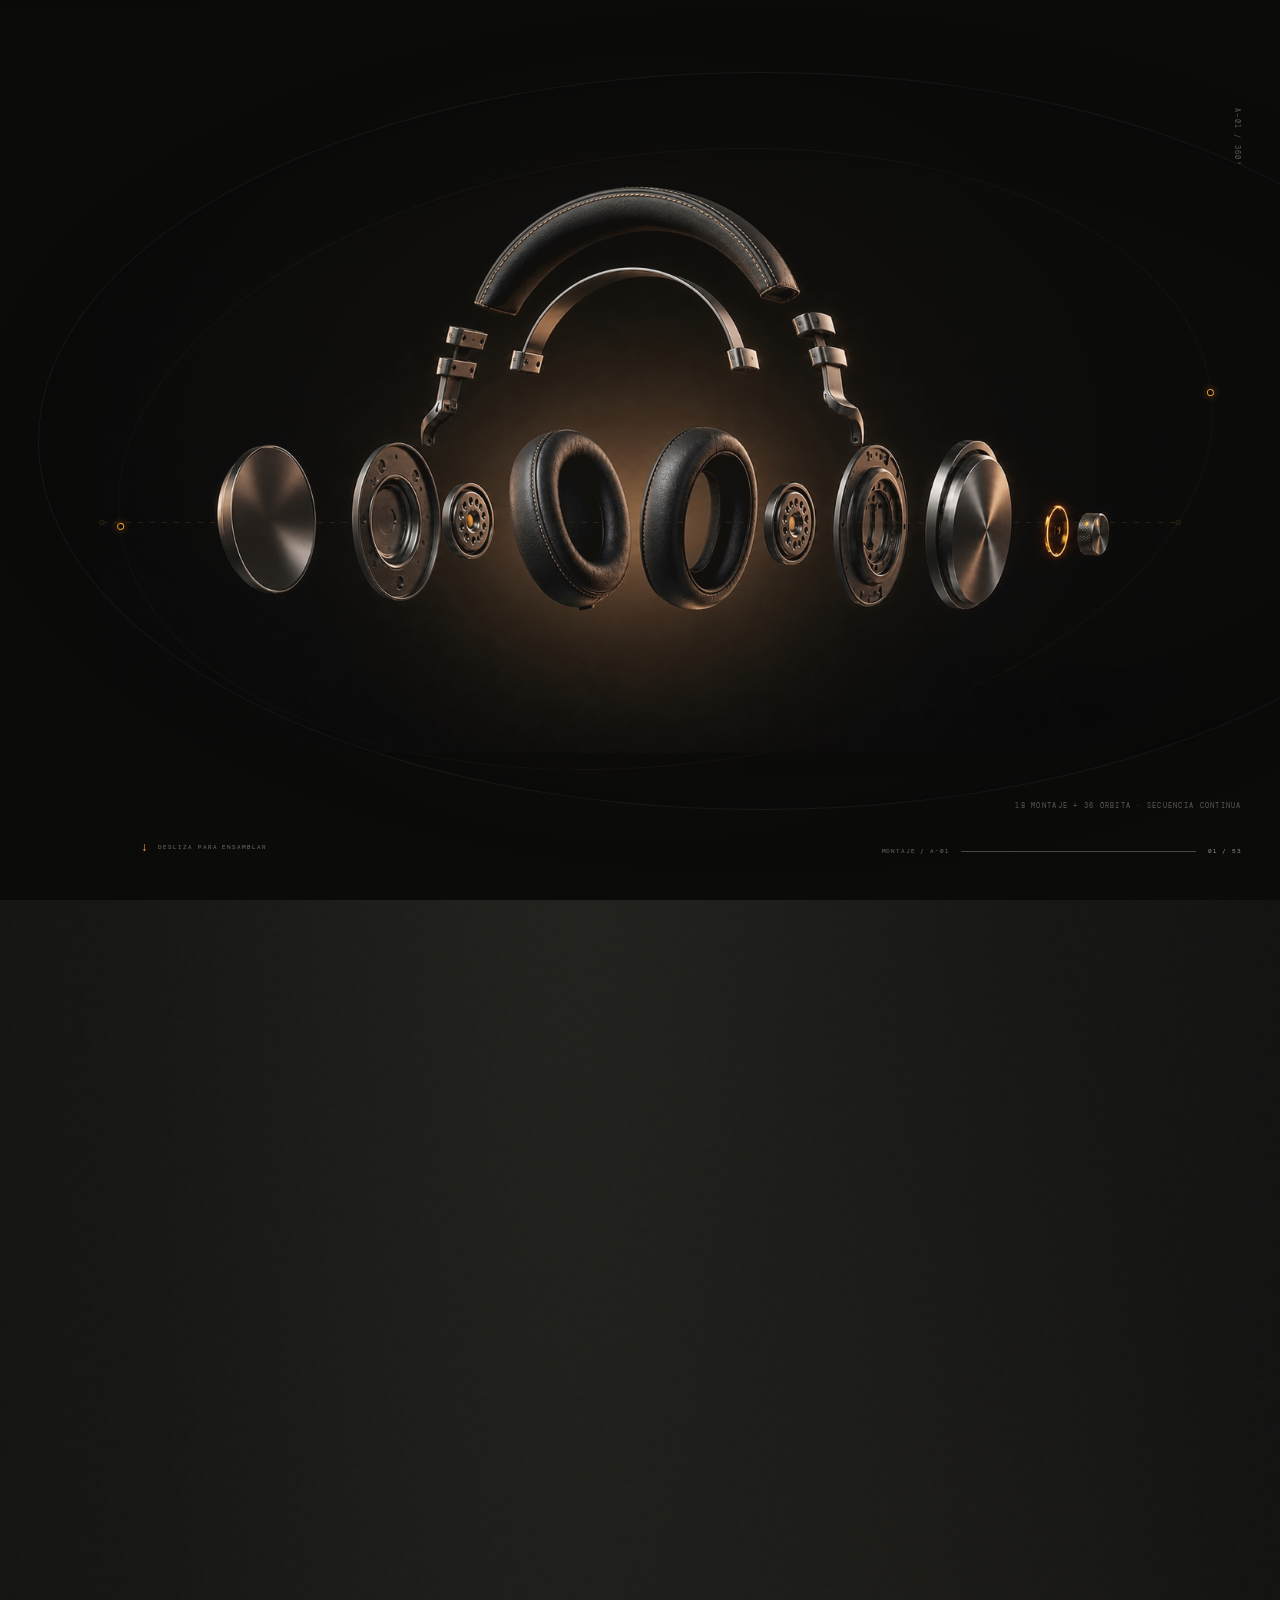
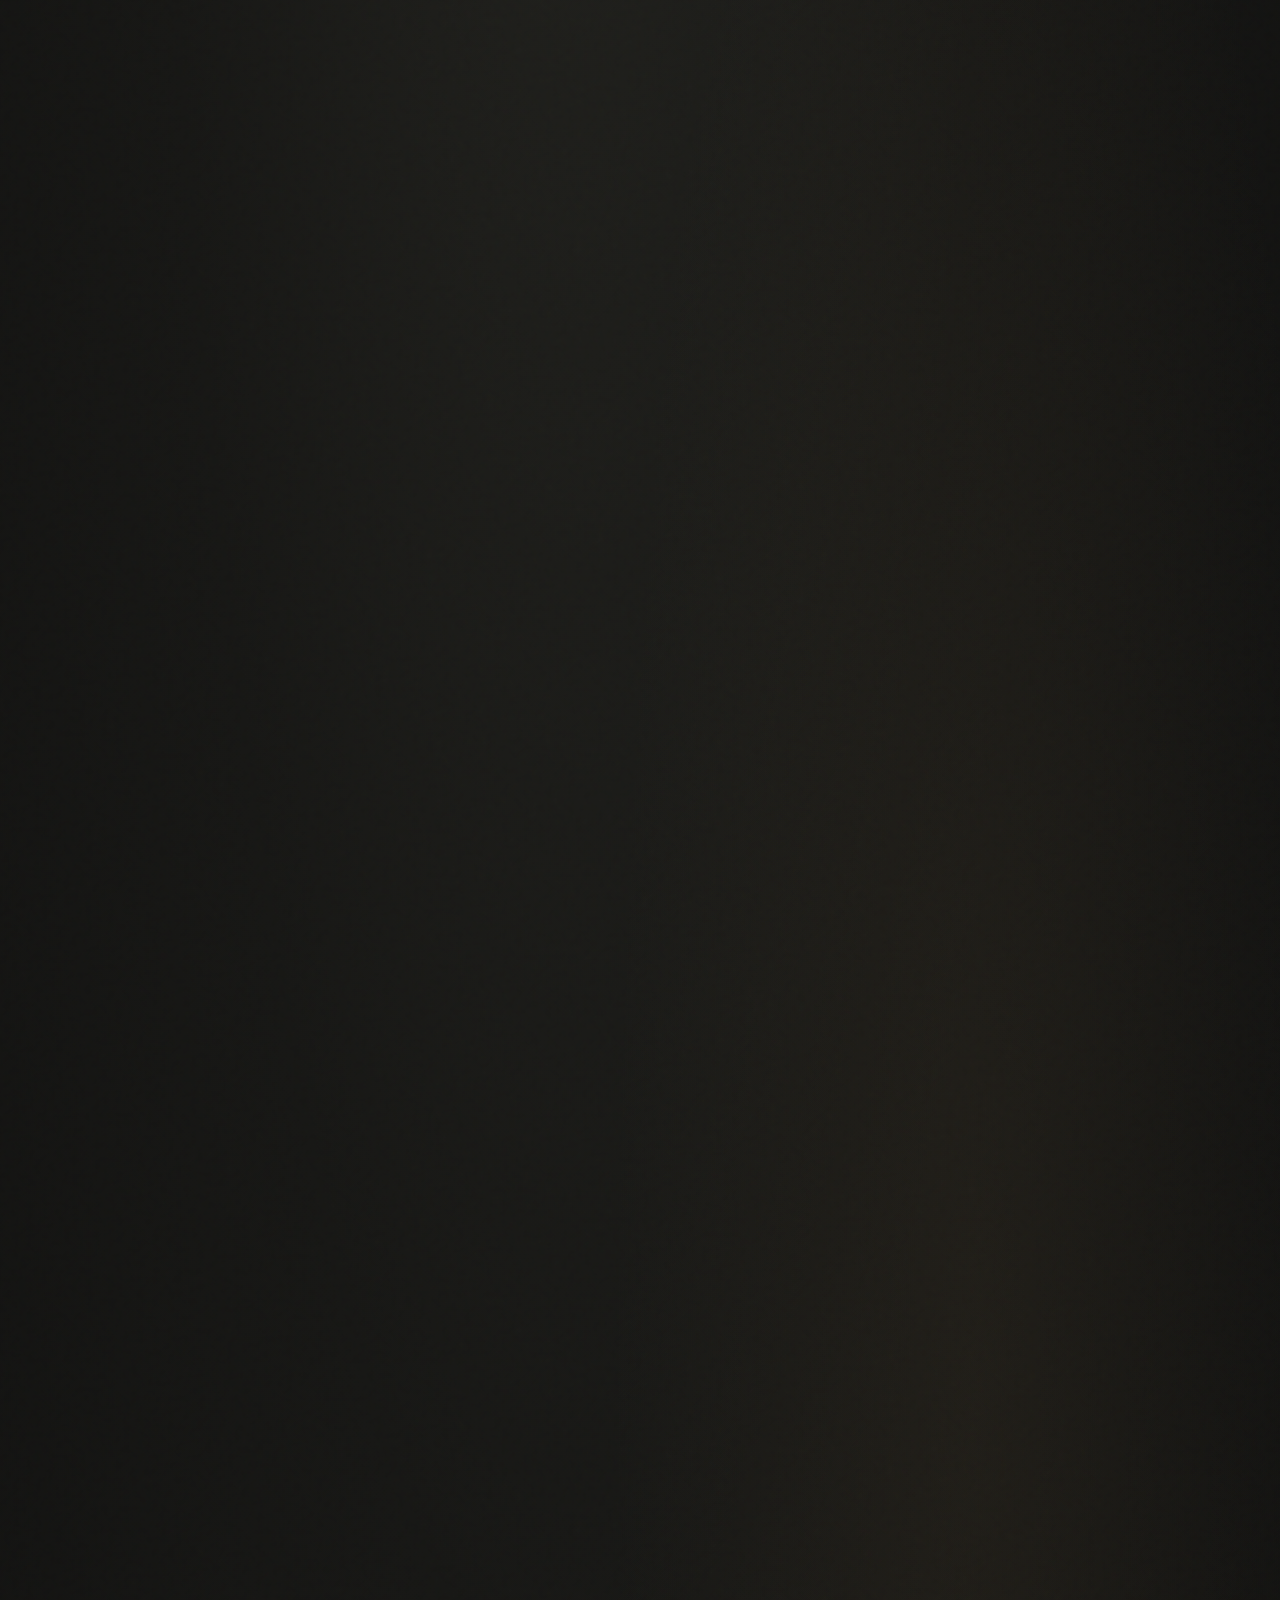
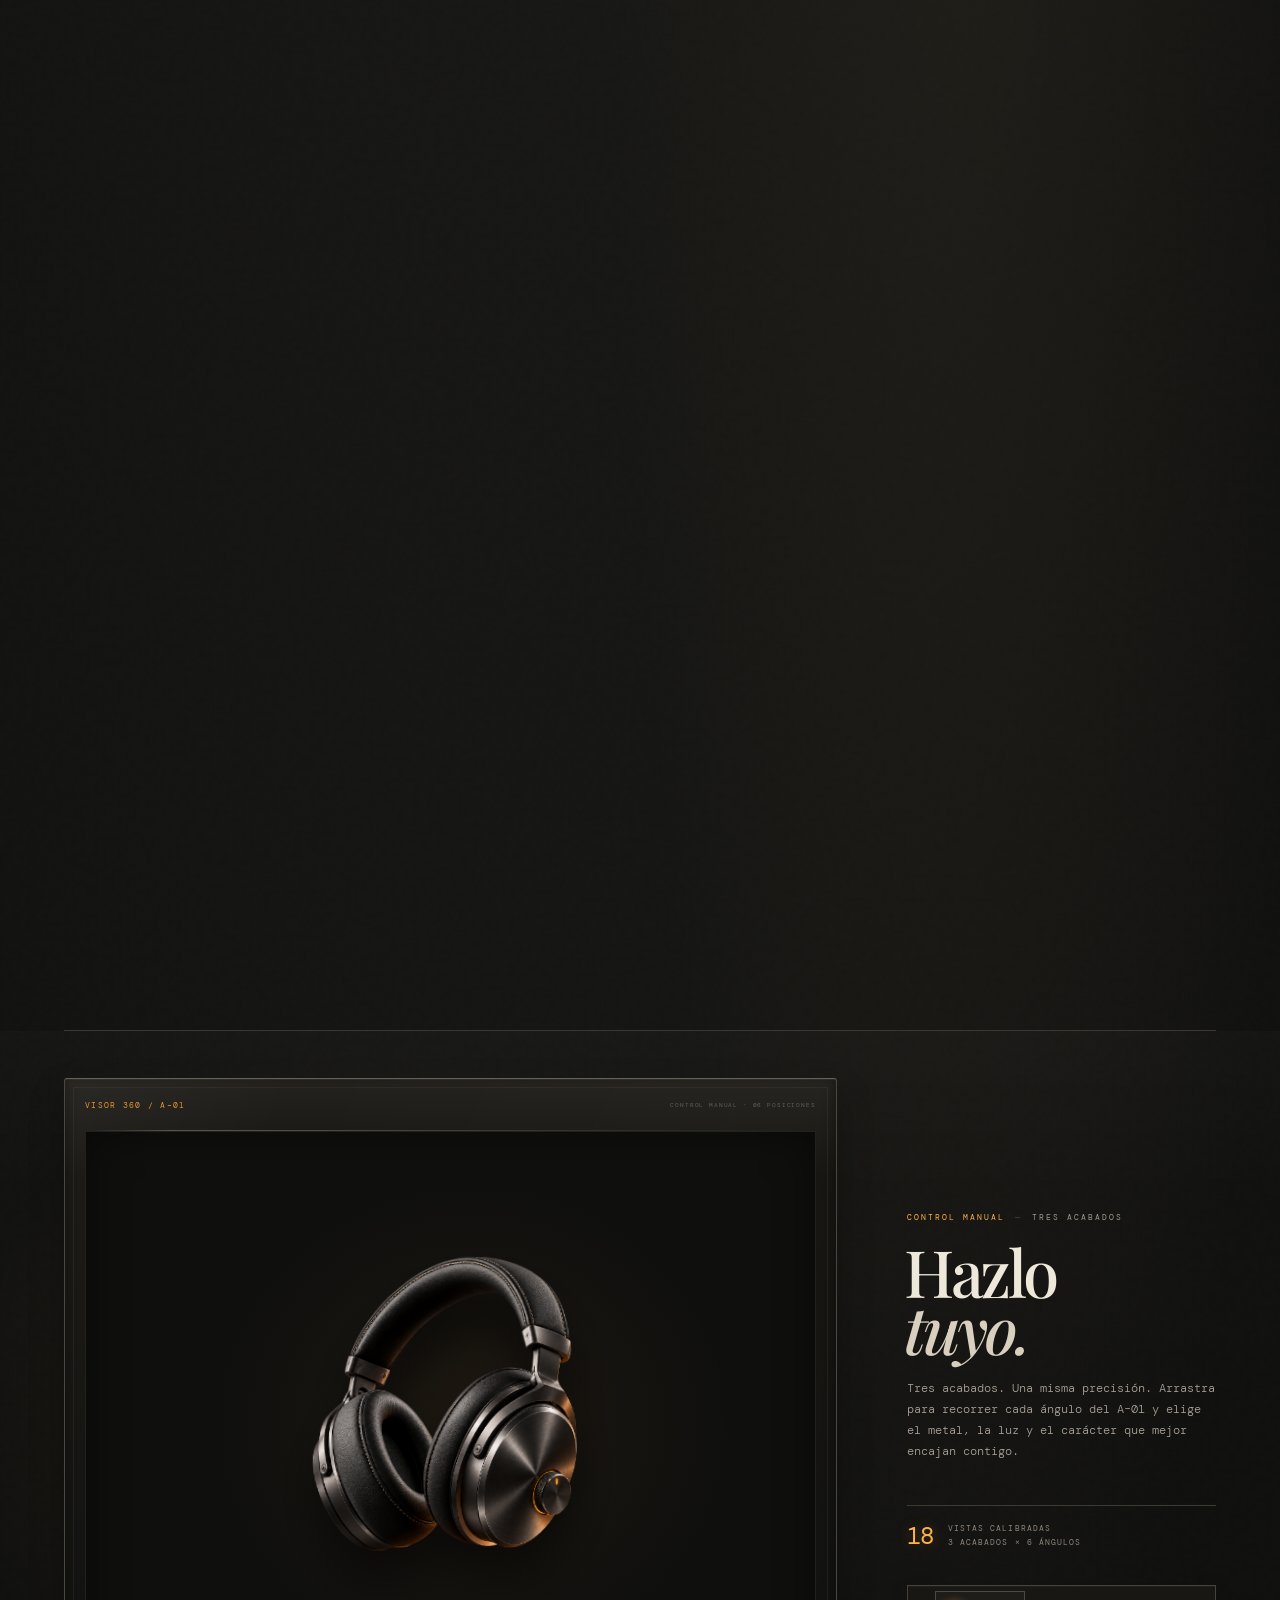
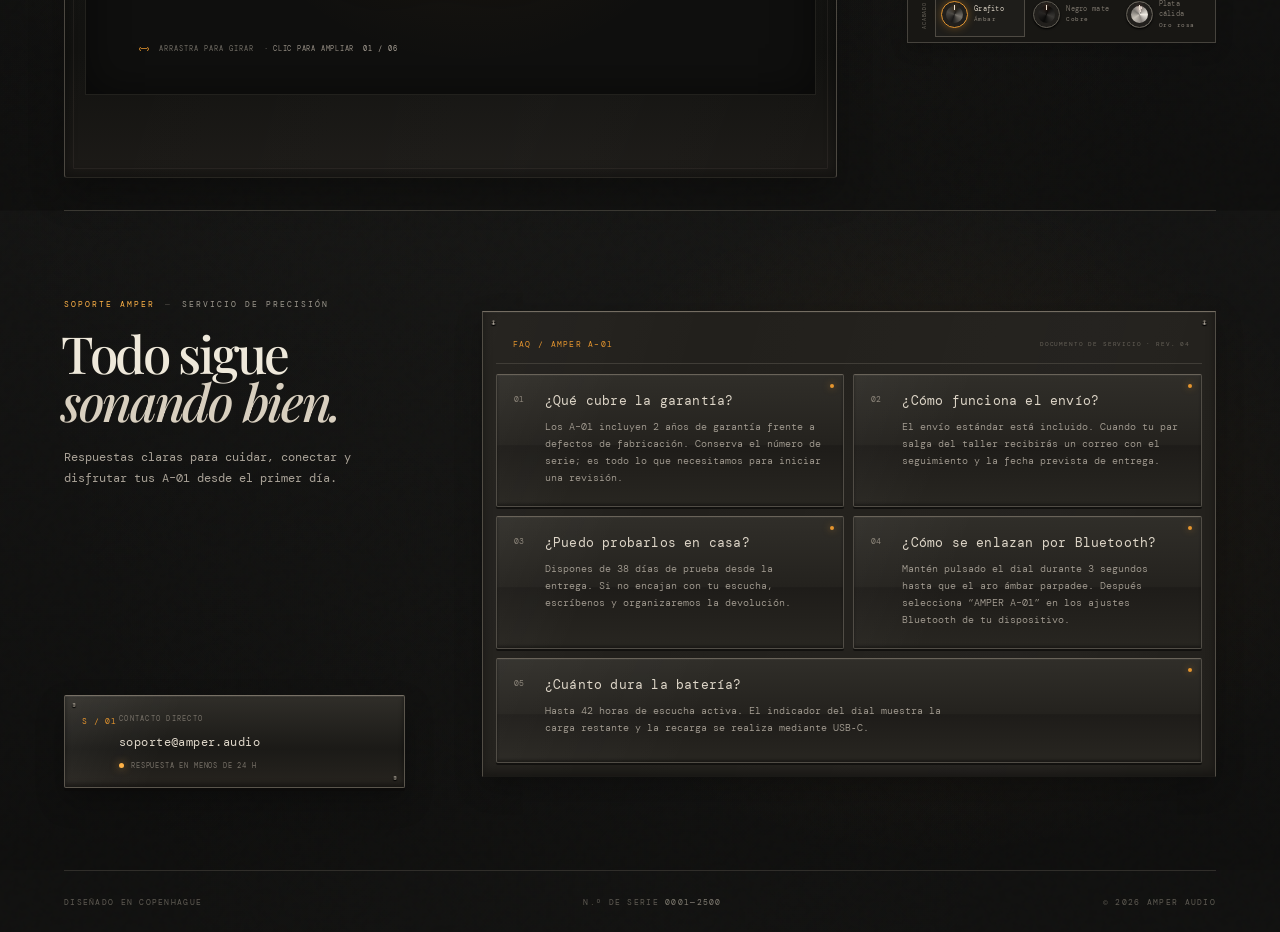
<file: LA-WEB/index.html>
<!doctype html>
<html lang="es">
  <head>
    <meta charset="UTF-8" />
    <meta name="viewport" content="width=device-width, initial-scale=1.0" />
    <meta name="description" content="Auriculares inalámbricos premium AMPER A–01, diseñados para una escucha precisa." />
    <meta name="theme-color" content="#0d0d0c" />
    <meta property="og:type" content="website" />
    <meta property="og:title" content="AMPER — Audio de precisión" />
    <meta property="og:description" content="AMPER A–01: aluminio mecanizado, cuero cosido a mano y una escucha afinada al detalle." />
    <meta property="og:image" content="./assets/amper-home-360-1600x1000-BWRtx5na.png" />
    <meta name="twitter:card" content="summary_large_image" />
    <title>AMPER — Audio de precisión</title>
    <link rel="icon" href="data:image/svg+xml,%3Csvg xmlns='http://www.w3.org/2000/svg' viewBox='0 0 32 32'%3E%3Crect width='32' height='32' rx='3' fill='%230d0d0c'/%3E%3Cpath d='M8 20v6h3v-6zm6-14v20h4V6zm7 7v13h3V13z' fill='%23eee8da'/%3E%3C/svg%3E" />
    <link rel="preconnect" href="https://fonts.googleapis.com" />
    <link rel="preconnect" href="https://fonts.gstatic.com" crossorigin />
    <link href="https://fonts.googleapis.com/css2?family=DM+Mono:wght@300;400;500&family=Playfair+Display:ital,wght@0,500;0,600;1,500&display=swap" rel="stylesheet" />
    <script type="module" crossorigin src="./assets/inicio-C363u2Jh.js"></script>
    <link rel="modulepreload" crossorigin href="./assets/lightbox-ulnTfs8F.js">
    <link rel="stylesheet" crossorigin href="./assets/lightbox-DewPjd4X.css">
  </head>
  <body class="home-page intro-active scrub-loading">
    <div class="intro-overlay" role="dialog" aria-modal="true" aria-label="Introducción de AMPER">
      <video class="intro-video" src="./assets/intro-zHNZOxzh.mp4" autoplay playsinline preload="auto"></video>
      <button class="intro-start" type="button">Reproducir con sonido <span aria-hidden="true">▶</span></button>
      <button class="intro-skip" type="button" aria-label="Saltar introducción" disabled>Saltar intro <span aria-hidden="true">↦</span></button>
    </div>

    <div class="page-shell">
      <a class="skip-link" href="#main-content">Saltar al contenido</a>
      <div class="grain" aria-hidden="true"></div>

      <header class="site-header">
        <a class="wordmark" href="#inicio" aria-label="Inicio de AMPER">
          <span class="wordmark-icon" aria-hidden="true"><i></i><i></i><i></i></span>
          <span>AMPER</span>
        </a>

        <nav class="nav" aria-label="Navegación principal">
          <a class="active" href="#inicio" aria-current="page">Inicio</a>
          <a href="./producto.html">Configurar</a>
          <a href="./producto.html#opiniones">Opiniones</a>
          <a href="#soporte">Soporte</a>
        </nav>

        <div class="header-meta" aria-label="Estado del producto">
          <span class="status-light"></span>
          A–01 / DISPONIBLE
        </div>
      </header>

      <div class="metal-rule" aria-hidden="true"><span></span></div>

      <main id="main-content">
      <div class="scroll-hero-shell" id="inicio">
        <div class="hero scroll-hero-sticky">
          <section class="hero-copy" aria-labelledby="hero-title">
          <div class="eyebrow"><span>AMPER</span><b>—</b> AUDIO DE PRECISIÓN</div>

          <h1 id="hero-title">Sonido,<br /><em>diseñado.</em></h1>

          <p class="lede">Fabricados en aluminio mecanizado y cuero cosido a mano. Afinados para el espacio entre el silencio absoluto y cada detalle.</p>

          <a class="build-button" id="configurar" href="./producto.html">
            <span>Configura tu par</span>
            <i aria-hidden="true">▶</i>
          </a>

          <div class="specs" aria-label="Especificaciones del producto">
            <div class="spec">
              <span>TRANSDUCTOR</span>
              <strong>40<small> MM</small></strong>
              <p>Dinámico de berilio</p>
            </div>
            <div class="spec">
              <span>AUTONOMÍA</span>
              <strong>42<small> H</small></strong>
              <p>Escucha activa</p>
            </div>
            <div class="spec">
              <span>CHASIS</span>
              <strong>312<small> G</small></strong>
              <p>Aluminio anodizado</p>
            </div>
          </div>
          </section>

          <div class="scrub-stage-slot">
            <section class="scrub-stage" aria-label="Revelado cinematográfico de los auriculares AMPER A–01">
              <div class="scrub-orbit" aria-hidden="true"></div>
              <div class="assembly-guide" aria-hidden="true"><i></i><i></i><i></i><i></i><i></i><i></i><i></i></div>
              <canvas class="scrub-canvas" width="1600" height="1000" role="img" aria-label="Los componentes de los auriculares AMPER A–01 se ensamblan y después giran según el avance de la página"></canvas>

              <div class="scrub-loader" role="status" aria-live="polite">
                <span class="scrub-loader-dial" aria-hidden="true"><i></i></span>
                <div>
                  <small>PREPARANDO SECUENCIA</small>
                  <strong><span>00</span> / 53</strong>
                </div>
              </div>

              <div class="scrub-instrument" aria-hidden="true">
                <span>MONTAJE / A–01</span>
                <i><b></b></i>
                <strong>01 / 53</strong>
              </div>

              <div class="scrub-hint"><span aria-hidden="true">↓</span> DESLIZA PARA ENSAMBLAR</div>
              <div class="scrub-mark scrub-mark-top" aria-hidden="true">A–01 / 360°</div>
              <div class="scrub-mark scrub-mark-bottom" aria-hidden="true">18 MONTAJE + 36 ÓRBITA · SECUENCIA CONTINUA</div>
            </section>
          </div>
        </div>
      </div>

      <section class="interactive-section" aria-labelledby="interactive-title">
        <div class="interactive-copy">
          <div class="eyebrow"><span>CONTROL MANUAL</span><b>—</b> TRES ACABADOS</div>
          <h2 id="interactive-title">Hazlo<br /><em>tuyo.</em></h2>
          <p>Tres acabados. Una misma precisión. Arrastra para recorrer cada ángulo del A–01 y elige el metal, la luz y el carácter que mejor encajan contigo.</p>
          <div class="interactive-key">
            <span>18</span>
            <small>VISTAS CALIBRADAS<br />3 ACABADOS × 6 ÁNGULOS</small>
          </div>

          <div class="finish-selector" role="radiogroup" aria-label="Acabado de los auriculares">
            <span class="finish-selector-label">ACABADO</span>
            <button class="finish-choice active" type="button" role="radio" aria-checked="true" data-finish="graphite">
              <span class="finish-dial graphite" aria-hidden="true"><i></i></span><b>Grafito<br /><small>Ámbar</small></b>
            </button>
            <button class="finish-choice" type="button" role="radio" aria-checked="false" data-finish="black">
              <span class="finish-dial black" aria-hidden="true"><i></i></span><b>Negro mate<br /><small>Cobre</small></b>
            </button>
            <button class="finish-choice" type="button" role="radio" aria-checked="false" data-finish="silver">
              <span class="finish-dial silver" aria-hidden="true"><i></i></span><b>Plata cálida<br /><small>Oro rosa</small></b>
            </button>
          </div>
        </div>

        <section class="product-stage secondary-viewer-card" aria-label="Visor interactivo de auriculares AMPER A–01">
          <div class="viewer-card-head" aria-hidden="true">
            <span>VISOR 360 / A–01</span>
            <small>CONTROL MANUAL · 06 POSICIONES</small>
          </div>
          <div class="product-viewer" tabindex="0" role="group" data-lightbox data-lightbox-disabled data-lightbox-current=".viewer-frame.is-active" aria-label="Órbita de AMPER A–01. Toca o arrastra para explorar el producto." aria-describedby="viewer-help">
            <video class="orbit-video" src="./assets/amper-orbit-360-jz0uLmjf.mp4" autoplay muted loop playsinline preload="auto" aria-hidden="true"></video>
            <div class="viewer-images">
              <img class="headphones viewer-frame is-active" src="./assets/01-front-3q-gunmetal-amber-DNjwupO3.png" width="1536" height="1024" decoding="async" alt="Auriculares AMPER A–01, acabado Grafito y Ámbar, vista frontal tres cuartos" draggable="false" />
              <img class="headphones viewer-frame" src="./assets/01-front-3q-gunmetal-amber-DNjwupO3.png" width="1536" height="1024" decoding="async" alt="" aria-hidden="true" draggable="false" />
            </div>
            <div class="orbit-explore-hint"><span aria-hidden="true">↦</span> TOCA PARA EXPLORAR</div>
            <div class="viewer-hint" id="viewer-help"><span aria-hidden="true">‹—›</span> ARRASTRA PARA GIRAR <small>· CLIC PARA AMPLIAR</small> <b>01 / 06</b></div>
          </div>

        </section>
      </section>

      <section class="support-section" id="soporte" aria-labelledby="support-title">
        <div class="support-heading">
          <div class="eyebrow"><span>SOPORTE AMPER</span><b>—</b> SERVICIO DE PRECISIÓN</div>
          <h2 id="support-title">Todo sigue<br /><em>sonando bien.</em></h2>
          <p>Respuestas claras para cuidar, conectar y disfrutar tus A–01 desde el primer día.</p>

          <aside class="support-contact" aria-labelledby="contact-title">
            <span class="support-contact-index" aria-hidden="true">S / 01</span>
            <small id="contact-title">CONTACTO DIRECTO</small>
            <a href="mailto:soporte@amper.audio">soporte@amper.audio</a>
            <p><i aria-hidden="true"></i> RESPUESTA EN MENOS DE 24 H</p>
          </aside>
        </div>

        <div class="faq-console" aria-label="Preguntas frecuentes">
          <div class="faq-console-head">
            <span>FAQ / AMPER A–01</span>
            <small>DOCUMENTO DE SERVICIO · REV. 04</small>
          </div>
          <div class="faq-grid">
            <article class="faq-item">
              <span class="faq-index">01</span>
              <h3>¿Qué cubre la garantía?</h3>
              <p>Los A–01 incluyen 2 años de garantía frente a defectos de fabricación. Conserva el número de serie; es todo lo que necesitamos para iniciar una revisión.</p>
            </article>
            <article class="faq-item">
              <span class="faq-index">02</span>
              <h3>¿Cómo funciona el envío?</h3>
              <p>El envío estándar está incluido. Cuando tu par salga del taller recibirás un correo con el seguimiento y la fecha prevista de entrega.</p>
            </article>
            <article class="faq-item">
              <span class="faq-index">03</span>
              <h3>¿Puedo probarlos en casa?</h3>
              <p>Dispones de 38 días de prueba desde la entrega. Si no encajan con tu escucha, escríbenos y organizaremos la devolución.</p>
            </article>
            <article class="faq-item">
              <span class="faq-index">04</span>
              <h3>¿Cómo se enlazan por Bluetooth?</h3>
              <p>Mantén pulsado el dial durante 3 segundos hasta que el aro ámbar parpadee. Después selecciona “AMPER A–01” en los ajustes Bluetooth de tu dispositivo.</p>
            </article>
            <article class="faq-item faq-item-wide">
              <span class="faq-index">05</span>
              <h3>¿Cuánto dura la batería?</h3>
              <p>Hasta 42 horas de escucha activa. El indicador del dial muestra la carga restante y la recarga se realiza mediante USB‑C.</p>
            </article>
          </div>
        </div>
      </section>
      </main>

      <footer class="footer">
        <span>DISEÑADO EN COPENHAGUE</span>
        <span class="footer-center">N.º DE SERIE <b>0001—2500</b></span>
        <span>© 2026 AMPER AUDIO</span>
      </footer>

      <div class="toast" role="status" aria-live="polite" aria-atomic="true">Abriendo el configurador <span>— A–01</span></div>
    </div>
    <script>
      if (window.location.protocol === 'file:') {
        const loadClassic = (source, onload) => {
          const script = document.createElement('script');
          script.src = source;
          script.onload = onload;
          document.body.append(script);
        };
        loadClassic('./lightbox.js', () => loadClassic('./main.js'));
      }
    </script>
  </body>
</html>
</file>
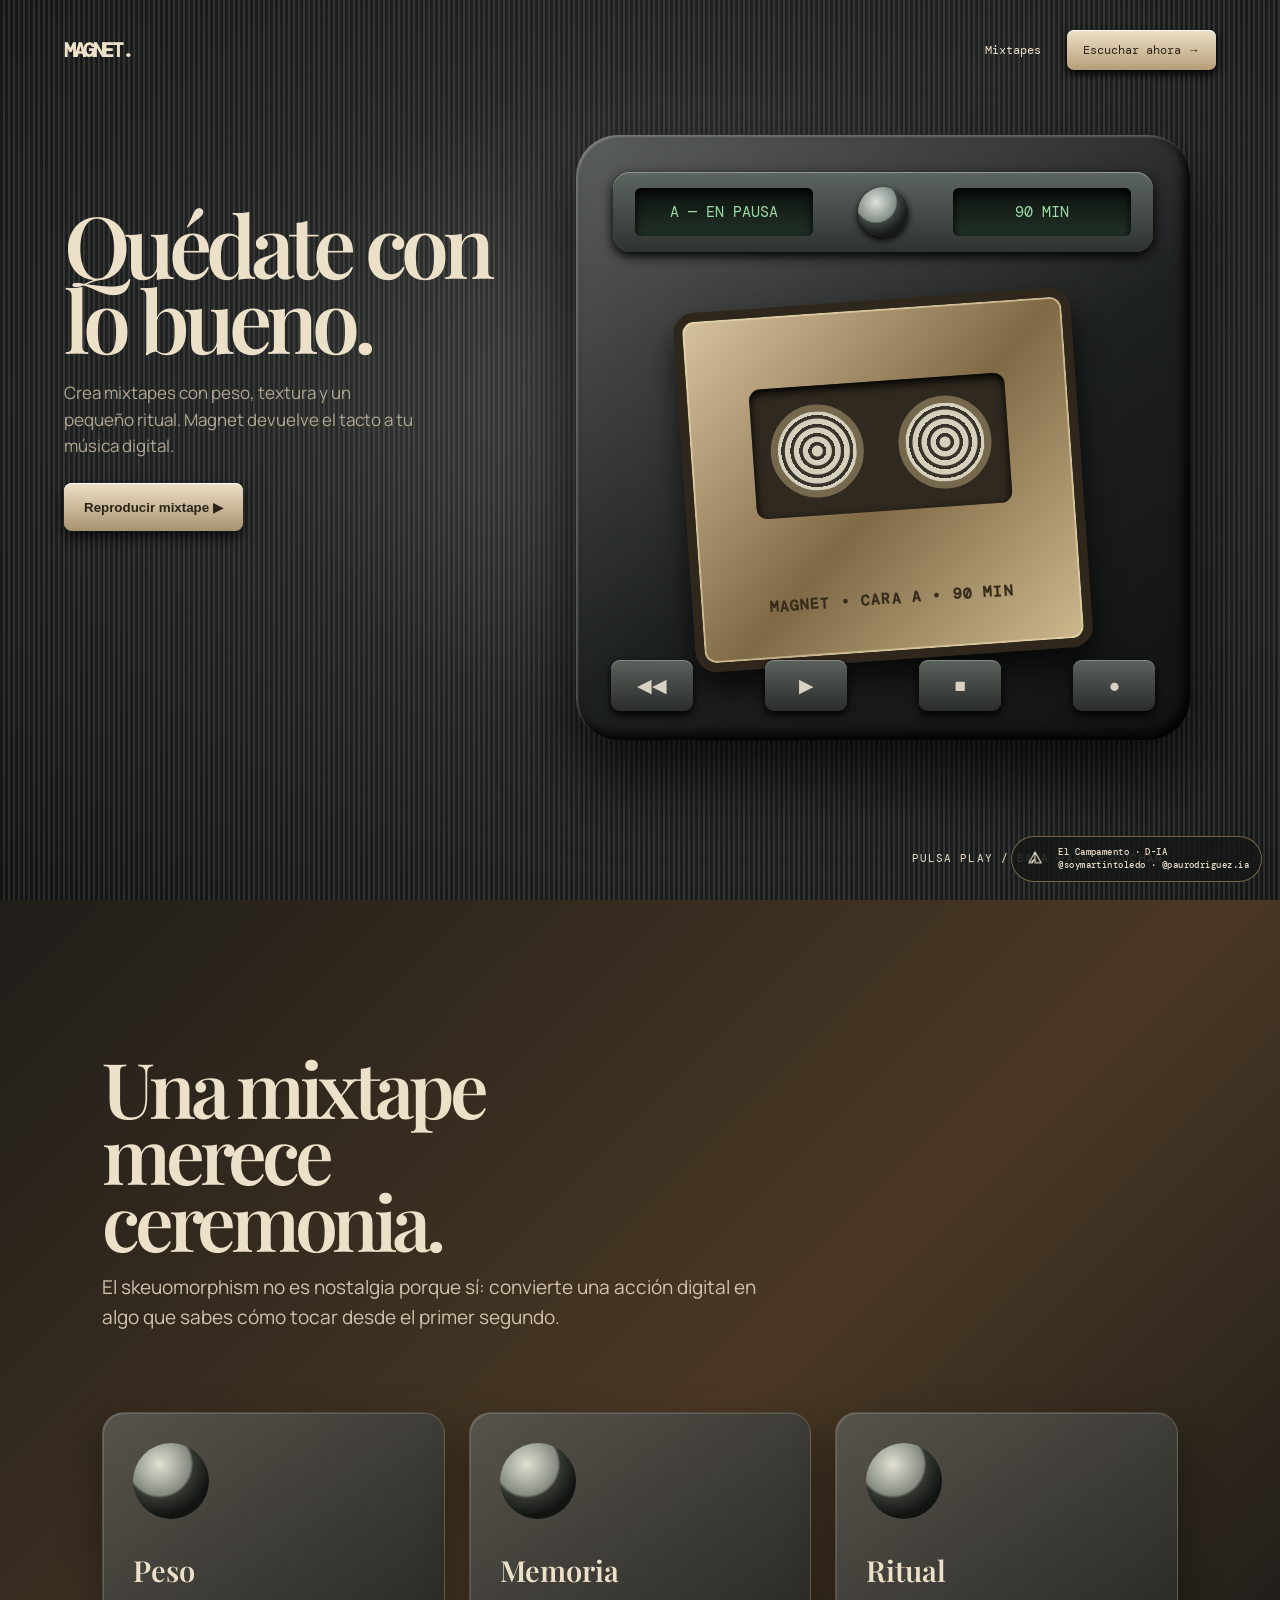
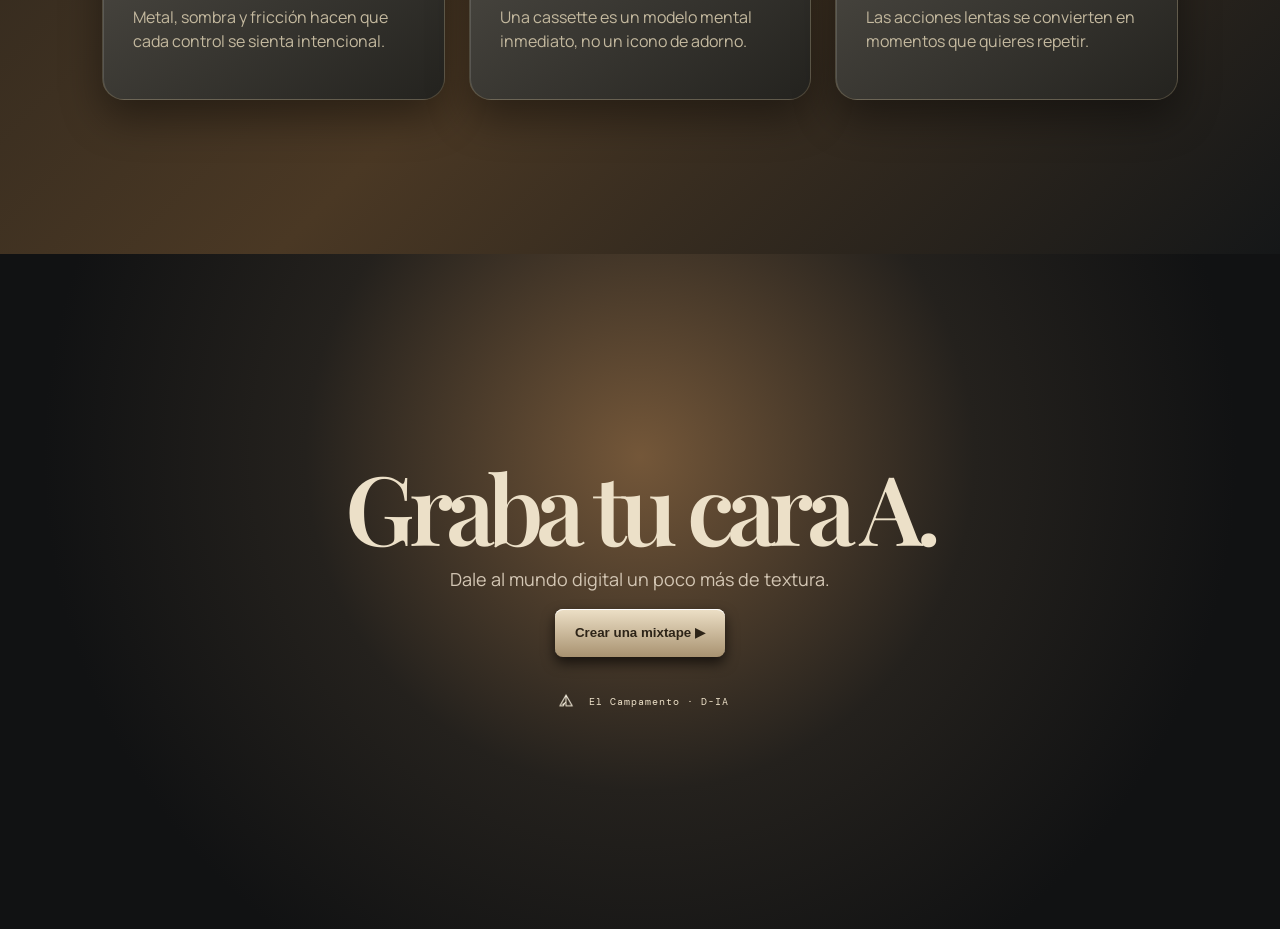
<file: INTERFACE-ATLAS-8-ESTILOS/landing-skeuomorphism.html>
<!doctype html><html lang="es"><head><meta charset="utf-8"><meta name="viewport" content="width=device-width,initial-scale=1"><meta name="description" content="Magnet: mixtapes digitales con tacto analógico."><meta name="theme-color" content="#151616"><title>Magnet — Mixtapes con tacto</title><style>@import url('https://fonts.googleapis.com/css2?family=DM+Mono&family=Playfair+Display:ital,wght@0,600;0,700;1,600&family=Manrope:wght@400;500;600;700&display=swap');:root{--bg:oklch(.17 .008 90);--ink:oklch(.91 .035 85);--muted:oklch(.73 .03 82);--gold:oklch(.78 .09 78);--out:cubic-bezier(.23,1,.32,1)}*{box-sizing:border-box}html{scroll-behavior:smooth}body{margin:0;background:var(--bg);color:var(--ink);font-family:Manrope,Arial;overflow-x:hidden}.skip{position:absolute;top:-50px;left:12px;z-index:99;background:#fff;color:#111;padding:12px}.skip:focus{top:12px}.credit{position:fixed;right:18px;bottom:18px;z-index:30;display:flex;align-items:center;gap:8px;padding:7px 12px 7px 8px;border:1px solid #caa86c88;border-radius:999px;background:#161717df;font:500 9px/1.4 'DM Mono';letter-spacing:.05em}.credit img,.signature img{width:30px;height:30px;object-fit:contain}header{position:absolute;top:0;left:0;right:0;padding:30px clamp(20px,5vw,80px);display:flex;justify-content:space-between;align-items:center;z-index:5}.wordmark{font:700 20px 'DM Mono';letter-spacing:-.12em}nav{display:flex;gap:26px;align-items:center}nav a{padding:12px 0;text-decoration:none;color:inherit;font:12px 'DM Mono'}nav a:last-child{padding:12px 16px;border-radius:7px;color:#2d2418;background:linear-gradient(#ede0c7,#b69e79);box-shadow:inset 0 1px #fff,0 4px 9px #000}.hero{min-height:100svh;position:relative;overflow:hidden;background:radial-gradient(ellipse at 56% 44%,#454844 0,#222423 47%,#121313 100%)}.hero:after{content:"";position:absolute;inset:0;opacity:.2;pointer-events:none;background:repeating-linear-gradient(90deg,transparent 0 3px,#fff 4px,transparent 5px)}.copy{position:absolute;left:clamp(20px,5vw,80px);top:23vh;z-index:3;max-width:440px}.copy h1,.story h2,.finish h2{font:600 clamp(3.6rem,6.7vw,7.2rem)/.87 'Playfair Display';letter-spacing:-.07em;margin:0}.copy p{color:var(--muted);max-width:35ch;font-size:17px;line-height:1.55;margin:24px 0}.cta{min-height:48px;padding:0 20px;border:0;border-radius:8px;background:linear-gradient(#ede0c7,#a89270);box-shadow:inset 0 1px #fff,0 6px 13px #000a;color:#2d2418;font-weight:800;transition:transform 160ms var(--out),filter 160ms var(--out);cursor:pointer}.cta:hover{transform:translateY(-3px);filter:brightness(1.06)}.cta:active{transform:scale(.97)}button:focus-visible,a:focus-visible{outline:3px solid #f5d487;outline-offset:4px}.deck{position:absolute;right:7vw;top:15vh;width:min(670px,48vw);height:605px;border-radius:42px;background:linear-gradient(145deg,#5a5e5c,#1d2020 55%,#111313);box-shadow:inset 2px 2px 2px #eef3ed44,inset -5px -6px 12px #000,0 38px 75px #000b;padding:37px;z-index:2}.metal{height:80px;border-radius:17px;background:linear-gradient(#5d6561,#2e3330);box-shadow:inset 0 1px #dce3de66,0 4px 11px #000;display:flex;align-items:center;justify-content:space-between;padding:14px 22px}.display{width:178px;height:48px;border-radius:6px;background:linear-gradient(#0a110c,#233127);box-shadow:inset 0 3px 8px #000;color:#9bdda7;display:grid;place-items:center;font:15px 'DM Mono'}.knob{width:50px;height:50px;border-radius:50%;background:radial-gradient(circle at 36% 30%,#dbe2d9,#858d88 42%,#3d4541 45%,#161a18 70%);box-shadow:0 3px 7px #000}.cassette{position:absolute;width:398px;height:360px;left:50%;top:165px;transform:translateX(-50%) rotate(-4deg);border-radius:21px;background:linear-gradient(135deg,#d6c29c,#806a46 52%,#cdb78d);border:9px solid #30271c;box-shadow:inset 0 0 0 2px #eadaaeaa,0 17px 28px #000a;transition:transform 400ms var(--out)}.deck.is-playing .cassette{transform:translateX(-50%) rotate(2deg) translateY(-10px)}.window{position:absolute;left:62px;right:62px;top:72px;height:130px;border-radius:11px;background:#30291f;box-shadow:inset 0 4px 10px #000;display:flex;align-items:center;justify-content:space-around}.reel{width:93px;height:93px;border-radius:50%;background:repeating-radial-gradient(circle,#d5d0bb 0 5px,#38342c 6px 9px);border:7px solid #75684d}.is-playing .reel,.is-playing .knob{animation:turn 2.5s linear infinite}.cassette:after{content:'MAGNET  •  CARA A  •  90 MIN';position:absolute;bottom:42px;width:100%;text-align:center;font:600 15px 'DM Mono';letter-spacing:.08em;color:#372c1c}.keys{position:absolute;left:35px;right:35px;bottom:29px;display:flex;justify-content:space-between}.key{width:82px;height:51px;border-radius:9px;border:0;background:linear-gradient(#5b615d,#292d2b);box-shadow:inset 0 1px #fff4,0 4px 8px #000;color:#d9d2c2;font-size:19px;cursor:pointer}.key:active{transform:translateY(3px);box-shadow:inset 0 2px 5px #000}.status{position:absolute;right:8vw;bottom:35px;z-index:3;font:11px 'DM Mono';letter-spacing:.1em}.story{min-height:100svh;padding:clamp(80px,12vw,160px) clamp(20px,8vw,128px);background:linear-gradient(135deg,#201e1a,#4a3824 55%,#151718)}.story h2{font-size:clamp(3rem,6vw,6.3rem);max-width:10ch}.story>p{max-width:55ch;color:#d1c2ac;font-size:clamp(1.05rem,.95rem + .3vw,1.25rem);line-height:1.55}.features{display:grid;grid-template-columns:repeat(3,minmax(0,1fr));gap:24px;margin-top:80px}.feature{min-height:270px;padding:30px;border:1px solid #9e916f55;border-radius:22px;background:linear-gradient(145deg,#56534c,#24231f);box-shadow:inset 1px 1px #ffffff22,0 18px 40px #0006}.dial{width:76px;height:76px;border-radius:50%;background:radial-gradient(circle at 35% 28%,#e1e1d3,#858b82 42%,#333830 46%,#121411 70%);margin-bottom:32px}.feature h3{font:600 29px 'Playfair Display';margin:0}.feature p{color:#c4b99f;font-size:16px;line-height:1.5}.finish{min-height:75svh;display:grid;place-items:center;text-align:center;padding:80px 20px;background:radial-gradient(circle at 50% 30%,#745739,#24211d 42%,#111213 75%)}.finish h2{font-size:clamp(3.8rem,7.5vw,7.4rem);max-width:10ch}.finish p{color:#d3c6b4;font-size:18px}.signature{display:flex;justify-content:center;align-items:center;gap:8px;margin-top:30px;font:10px 'DM Mono';letter-spacing:.1em}@keyframes turn{to{rotate:360deg}}@media(max-width:760px){nav a:not(:last-child){display:none}.copy{top:15vh}.deck{top:49%;right:50%;transform:translate(50%,-3%) scale(.63);width:670px}.features{grid-template-columns:1fr}.credit{right:10px;bottom:10px}.status{display:none}}@media(prefers-reduced-motion:reduce){*,*:before,*:after{animation-duration:.01ms!important;transition-duration:.01ms!important;scroll-behavior:auto!important}}</style></head><body><a href="#contenido" class="skip">Saltar al contenido</a><aside class="credit"><img src="./el-campamento-logo.png" alt="El Campamento"><span>El Campamento · D-IA<br>@soymartintoledo · @paurodriguez.ia</span></aside><main class="hero" id="contenido"><header><div class="wordmark">MAGNET.</div><nav aria-label="Principal"><a href="#ritual">Mixtapes</a><a href="#final">Escuchar ahora →</a></nav></header><section class="copy"><h1>Quédate con lo bueno.</h1><p>Crea mixtapes con peso, textura y un pequeño ritual. Magnet devuelve el tacto a tu música digital.</p><button class="cta" id="play" type="button">Reproducir mixtape ▶</button></section><section class="deck" id="deck" aria-label="Reproductor de cassette"><div class="metal"><div class="display" id="lcd">A — EN PAUSA</div><div class="knob"></div><div class="display">90 MIN</div></div><div class="cassette"><div class="window"><i class="reel"></i><i class="reel"></i></div></div><div class="keys"><button class="key" aria-label="Retroceder">◀◀</button><button class="key" id="deckPlay" aria-label="Reproducir">▶</button><button class="key" aria-label="Detener">■</button><button class="key" aria-label="Grabar">●</button></div></section><span class="status" id="status">PULSA PLAY / BAJA PARA ESCUCHAR ↓</span></main><section class="story" id="ritual"><h2>Una mixtape merece ceremonia.</h2><p>El skeuomorphism no es nostalgia porque sí: convierte una acción digital en algo que sabes cómo tocar desde el primer segundo.</p><div class="features"><article class="feature"><div class="dial"></div><h3>Peso</h3><p>Metal, sombra y fricción hacen que cada control se sienta intencional.</p></article><article class="feature"><div class="dial"></div><h3>Memoria</h3><p>Una cassette es un modelo mental inmediato, no un icono de adorno.</p></article><article class="feature"><div class="dial"></div><h3>Ritual</h3><p>Las acciones lentas se convierten en momentos que quieres repetir.</p></article></div></section><section class="finish" id="final"><div><h2>Graba tu cara A.</h2><p>Dale al mundo digital un poco más de textura.</p><button class="cta" type="button">Crear una mixtape ▶</button><div class="signature"><img src="./el-campamento-logo.png" alt="">El Campamento · D-IA</div></div></section><script>const d=document.querySelector('#deck'),p=document.querySelector('#play'),q=document.querySelector('#deckPlay'),l=document.querySelector('#lcd'),s=document.querySelector('#status');function toggle(){const on=d.classList.toggle('is-playing');l.textContent=on?'A — 04:32':'A — EN PAUSA';p.textContent=on?'Pausar mixtape Ⅱ':'Reproducir mixtape ▶';q.textContent=on?'Ⅱ':'▶';s.textContent=on?'REPRODUCIENDO · BAJA PARA DESCUBRIR ↓':'PULSA PLAY / BAJA PARA ESCUCHAR ↓'}p.onclick=toggle;q.onclick=toggle</script></body></html>
</file>
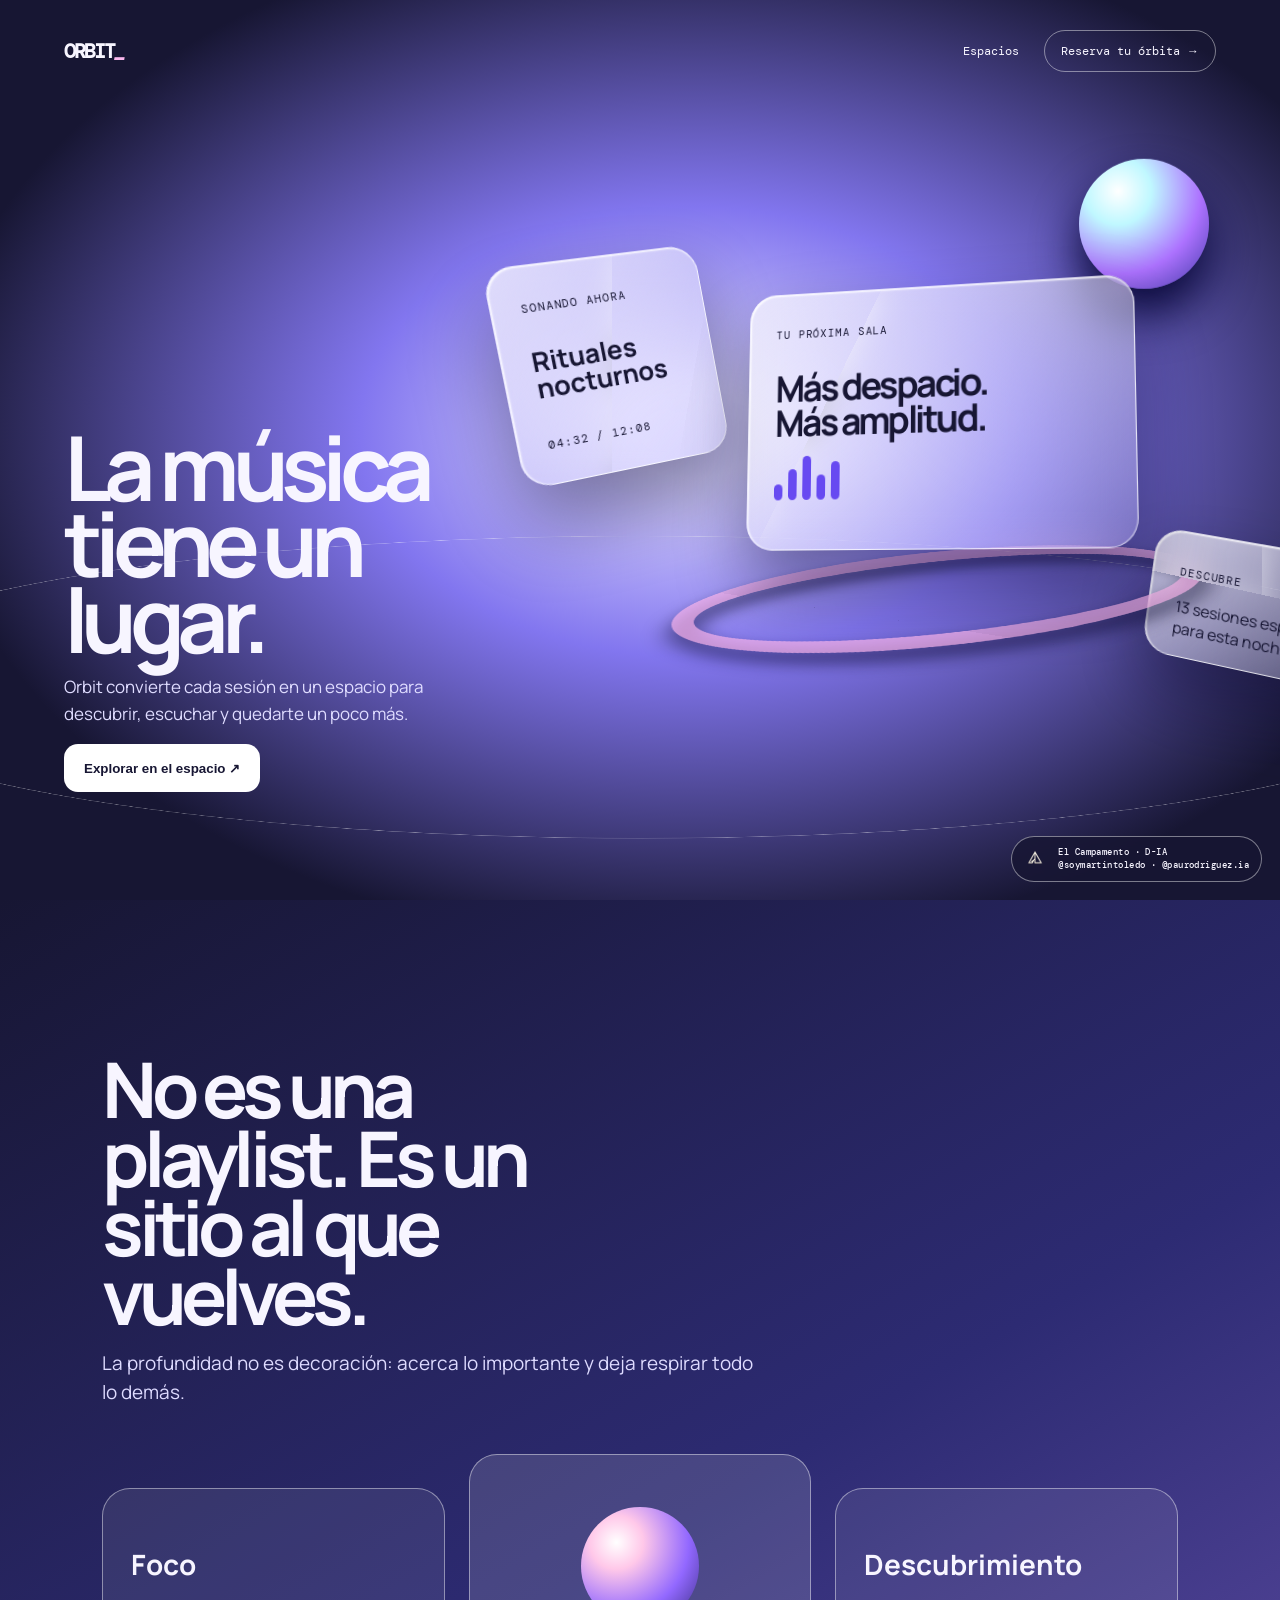
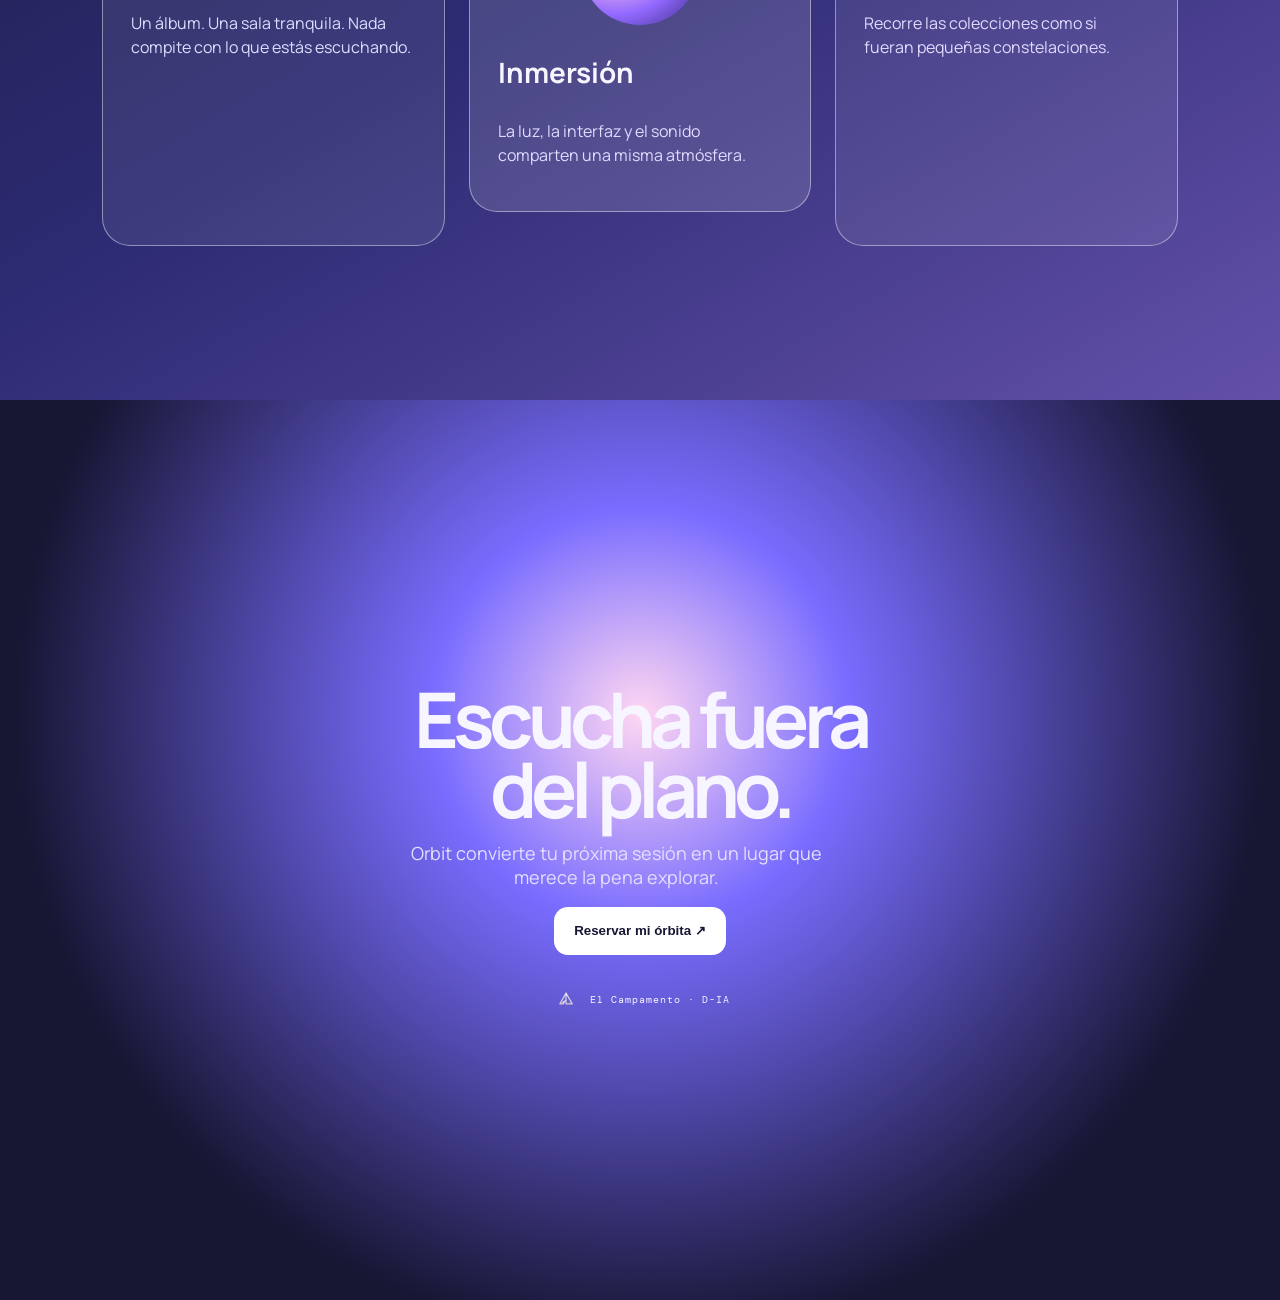
<file: INTERFACE-ATLAS-8-ESTILOS/landing-spatial-ui.html>
<!doctype html><html lang="es"><head><meta charset="utf-8"><meta name="viewport" content="width=device-width,initial-scale=1"><title>Orbit — Audio espacial</title><style>@import url('https://fonts.googleapis.com/css2?family=DM+Mono&family=Manrope:wght@400;500;700;800&display=swap');:root{--ink:#f7f5ff;--bg:#171633;--muted:#dfdcff;--line:#ffffff70;--out:cubic-bezier(.23,1,.32,1)}*{box-sizing:border-box}html{scroll-behavior:smooth}body{margin:0;background:var(--bg);color:var(--ink);font-family:Manrope,Arial;overflow-x:hidden}.credit{position:fixed;z-index:30;right:18px;bottom:18px;display:flex;align-items:center;gap:8px;padding:7px 12px 7px 8px;border:1px solid var(--line);border-radius:999px;background:#171633cc;backdrop-filter:blur(12px);font:500 9px/1.4 'DM Mono';letter-spacing:.05em}.credit img,.signature img{width:30px;height:30px;object-fit:contain}header{position:absolute;z-index:7;inset:0 0 auto;padding:30px clamp(20px,5vw,80px);display:flex;justify-content:space-between;align-items:center}.logo{font:700 20px 'DM Mono';letter-spacing:-.1em}.logo i{color:#f9b6ed}nav{display:flex;gap:25px;align-items:center}nav a{color:inherit;text-decoration:none;font:12px 'DM Mono'}nav a:last-child{padding:12px 16px;border:1px solid var(--line);border-radius:999px}.hero{height:100svh;min-height:760px;position:relative;overflow:hidden;background:radial-gradient(ellipse at 54% 48%,#d8d3ff 0 7%,#8276ef 34%,#171633 78%)}.hero:before{content:"";position:absolute;left:-15vw;top:35%;width:130vw;height:58vw;border:1px solid var(--line);border-radius:50%;transform:rotateX(66deg)}.copy{position:absolute;z-index:4;left:clamp(20px,5vw,80px);bottom:12vh;width:min(500px,37vw)}h1{margin:0;font-size:clamp(58px,7vw,116px);line-height:.85;letter-spacing:-.085em}.copy p{max-width:37ch;color:var(--muted);font-size:17px;line-height:1.55}.cta{min-height:48px;padding:0 20px;border:0;border-radius:14px;background:#fff;color:#171633;font-weight:800;cursor:pointer;transition:transform 160ms var(--out)}.cta:active{transform:scale(.97)}button:focus-visible,a:focus-visible{outline:3px solid #ffc6ef;outline-offset:4px}.stage{position:absolute;left:50%;top:47%;width:900px;height:590px;transform:translate(-17%,-48%) perspective(1200px) rotateX(var(--x,0deg)) rotateY(var(--y,0deg));transform-style:preserve-3d;transition:transform 250ms var(--out)}.card{position:absolute;padding:28px;border:1px solid #fff9;border-radius:28px;background:linear-gradient(145deg,#ffffffb8,#dddbff30);box-shadow:0 38px 75px #09072c70,inset 1px 1px 2px #fff;backdrop-filter:blur(16px);color:#171633}.card small{font:11px 'DM Mono';letter-spacing:.08em}.main{left:260px;top:150px;width:390px;height:260px;transform:rotateX(7deg) rotateY(-14deg) translateZ(30px)}.main h2{font-size:37px;letter-spacing:-.07em;line-height:.95;margin:29px 0 15px}.bars{display:flex;align-items:end;gap:6px;height:45px}.bars i{width:9px;border-radius:9px;background:#674af1}.bars i:nth-child(1){height:16px}.bars i:nth-child(2){height:31px}.bars i:nth-child(3){height:44px}.bars i:nth-child(4){height:25px}.bars i:nth-child(5){height:38px}.side{left:20px;top:116px;width:210px;height:215px;transform:rotateY(28deg) rotateZ(-11deg)}.side h3{font-size:26px;line-height:1;margin:30px 0}.mini{right:10px;bottom:55px;width:230px;height:130px;transform:rotateY(-24deg) rotateZ(8deg)}.orb{position:absolute;right:178px;top:19px;width:130px;height:130px;border-radius:50%;background:radial-gradient(circle at 30% 25%,#fff,#c0f8ff 25%,#ad72ff 62%,#3e38a6);box-shadow:0 26px 45px #0a093c;animation:float 6s var(--out) infinite}.ring{position:absolute;left:190px;bottom:45px;width:540px;height:180px;border:21px solid #ffb7edaa;border-radius:50%;transform:rotateX(67deg) rotateZ(-12deg);filter:drop-shadow(0 16px 13px #070629)}.story,.finish{min-height:100svh;padding:clamp(80px,12vw,160px) clamp(20px,8vw,128px)}.story{background:linear-gradient(150deg,#171633,#2d2b73 55%,#6350a9)}.story h2,.finish h2{max-width:10ch;margin:0;font-size:clamp(48px,6vw,100px);line-height:.9;letter-spacing:-.075em}.story>p{max-width:55ch;color:#dedbff;font-size:19px;line-height:1.55}.rooms{display:grid;grid-template-columns:repeat(3,1fr);gap:24px;margin-top:80px}.room{min-height:280px;padding:28px;border:1px solid var(--line);border-radius:28px;background:#ffffff14}.room:nth-child(2){transform:translateY(-34px);background:#ffffff22}.room h3{font-size:28px}.room p{color:#dfdcff;line-height:1.5}.planet{width:118px;height:118px;margin:24px auto;border-radius:50%;background:radial-gradient(circle at 30% 30%,#fff,#ffc8e9 23%,#9268ff 62%,#332979)}.finish{display:grid;place-items:center;text-align:center;background:radial-gradient(circle at 50% 35%,#ffd7f2,#796cff 24%,#171633 72%)}.finish h2{margin:auto}.finish p{max-width:42ch;color:#e3e0ff;font-size:18px}.signature{display:flex;justify-content:center;align-items:center;gap:9px;margin-top:30px;font:10px 'DM Mono';letter-spacing:.1em}@keyframes float{50%{transform:translateY(-18px) rotate(16deg)}}@media(max-width:760px){.hero{height:1100px;min-height:1100px;background:radial-gradient(ellipse at 50% 58%,#d8d3ff 0 6%,#8276ef 34%,#171633 78%)}nav a:first-child{display:none}.copy{top:156px;bottom:auto;left:24px;width:calc(100% - 48px)}h1{font-size:clamp(52px,15vw,72px);max-width:8ch}.copy p{font-size:16px;max-width:30ch;margin:20px 0 24px}.stage{top:675px;left:50%;transform:translate(-50%,-50%) scale(.53)}.rooms{grid-template-columns:1fr}.room:nth-child(2){transform:none}.credit{right:10px;bottom:10px}}@media(prefers-reduced-motion:reduce){*,*:before,*:after{animation-duration:.01ms!important;transition-duration:.01ms!important;scroll-behavior:auto!important}}</style></head><body><aside class="credit"><img src="./el-campamento-logo.png" alt="El Campamento"><span>El Campamento · D-IA<br>@soymartintoledo · @paurodriguez.ia</span></aside><main class="hero"><header><div class="logo">ORBIT<i>_</i></div><nav><a href="#espacios">Espacios</a><a href="#final">Reserva tu órbita →</a></nav></header><section class="copy"><h1>La música tiene un lugar.</h1><p>Orbit convierte cada sesión en un espacio para descubrir, escuchar y quedarte un poco más.</p><button class="cta" id="explorar">Explorar en el espacio ↗</button></section><section class="stage" id="stage"><div class="ring"></div><div class="orb"></div><article class="card side"><small>SONANDO AHORA</small><h3>Rituales<br>nocturnos</h3><small>04:32 / 12:08</small></article><article class="card main"><small>TU PRÓXIMA SALA</small><h2>Más despacio.<br>Más amplitud.</h2><div class="bars"><i></i><i></i><i></i><i></i><i></i></div></article><article class="card mini"><small>DESCUBRE</small><p>13 sesiones espaciales<br>para esta noche →</p></article></section></main><section class="story" id="espacios"><h2>No es una playlist. Es un sitio al que vuelves.</h2><p>La profundidad no es decoración: acerca lo importante y deja respirar todo lo demás.</p><div class="rooms"><article class="room"><h3>Foco</h3><p>Un álbum. Una sala tranquila. Nada compite con lo que estás escuchando.</p></article><article class="room"><div class="planet"></div><h3>Inmersión</h3><p>La luz, la interfaz y el sonido comparten una misma atmósfera.</p></article><article class="room"><h3>Descubrimiento</h3><p>Recorre las colecciones como si fueran pequeñas constelaciones.</p></article></div></section><section class="finish" id="final"><div><h2>Escucha fuera del plano.</h2><p>Orbit convierte tu próxima sesión en un lugar que merece la pena explorar.</p><button class="cta">Reservar mi órbita ↗</button><div class="signature"><img src="./el-campamento-logo.png" alt="">El Campamento · D-IA</div></div></section><script>const s=document.querySelector('#stage');if(!matchMedia('(prefers-reduced-motion:reduce)').matches)addEventListener('pointermove',e=>{s.style.setProperty('--y',(e.clientX/innerWidth-.5)*7+'deg');s.style.setProperty('--x',(e.clientY/innerHeight-.5)*-5+'deg')});document.querySelector('#explorar').onclick=()=>document.querySelector('#espacios').scrollIntoView({behavior:'smooth'});</script></body></html>
</file>
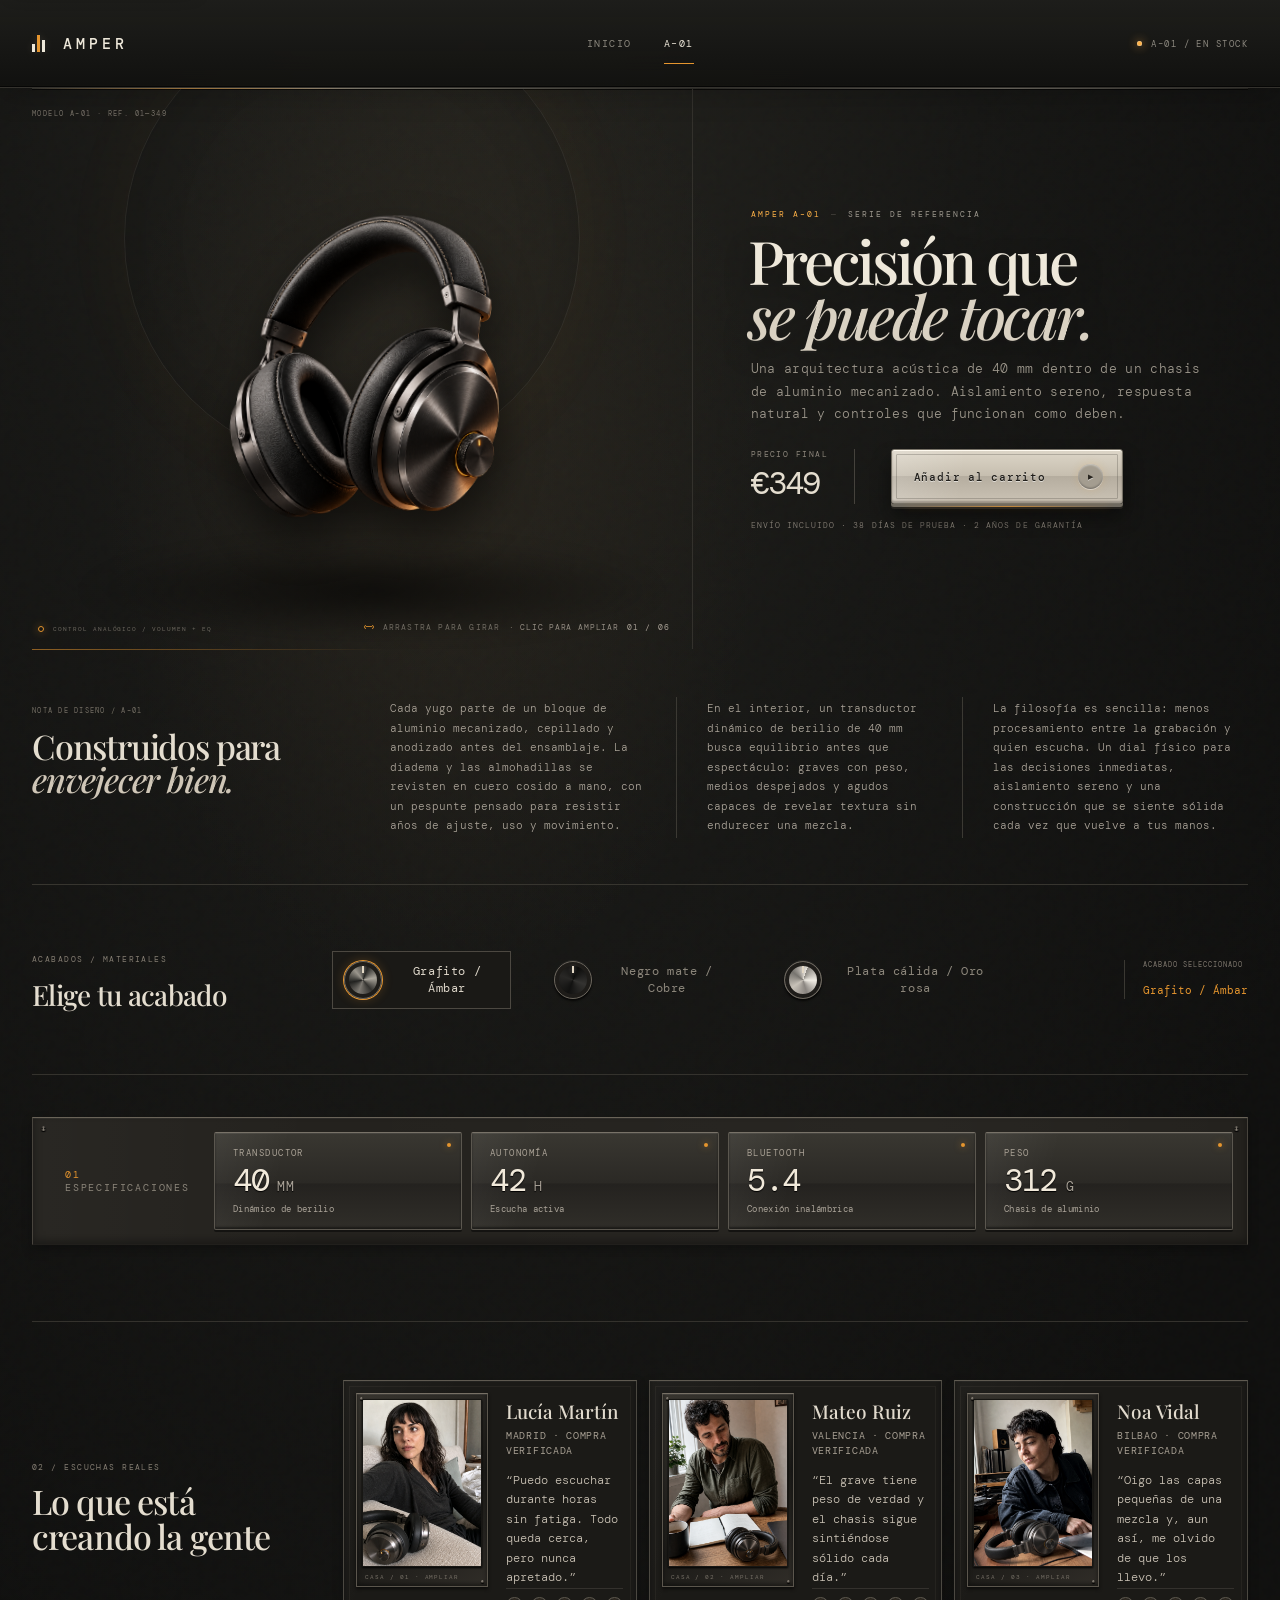
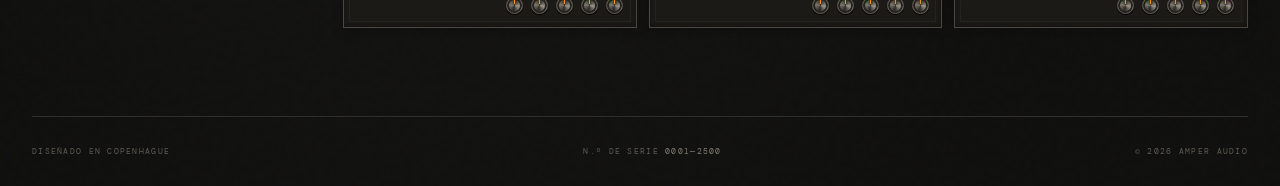
<file: LA-WEB/producto.html>
<!doctype html>
<html lang="es">
  <head>
    <meta charset="UTF-8" />
    <meta name="viewport" content="width=device-width, initial-scale=1.0" />
    <meta name="description" content="AMPER A–01: auriculares inalámbricos de precisión en aluminio mecanizado y cuero cosido a mano." />
    <meta name="theme-color" content="#0d0d0c" />
    <meta property="og:type" content="product" />
    <meta property="og:title" content="AMPER A–01 — Auriculares de precisión" />
    <meta property="og:description" content="Auriculares inalámbricos de aluminio mecanizado, cuero cosido a mano y 42 horas de autonomía." />
    <meta property="og:image" content="./assets/amper-one-1600x1000-DwxgfR5I.png" />
    <meta name="twitter:card" content="summary_large_image" />
    <title>AMPER A–01 — Auriculares de precisión</title>
    <link rel="icon" href="data:image/svg+xml,%3Csvg xmlns='http://www.w3.org/2000/svg' viewBox='0 0 32 32'%3E%3Crect width='32' height='32' rx='3' fill='%230d0d0c'/%3E%3Cpath d='M8 20v6h3v-6zm6-14v20h4V6zm7 7v13h3V13z' fill='%23eee8da'/%3E%3C/svg%3E" />
    <link rel="preconnect" href="https://fonts.googleapis.com" />
    <link rel="preconnect" href="https://fonts.gstatic.com" crossorigin />
    <link href="https://fonts.googleapis.com/css2?family=DM+Mono:wght@300;400;500&family=Playfair+Display:ital,wght@0,500;0,600;1,500&display=swap" rel="stylesheet" />
    <script type="module" crossorigin src="./assets/producto-p-5aH4RR.js"></script>
    <link rel="modulepreload" crossorigin href="./assets/lightbox-ulnTfs8F.js">
    <link rel="stylesheet" crossorigin href="./assets/lightbox-DewPjd4X.css">
    <link rel="stylesheet" crossorigin href="./assets/producto-ogdSWDD8.css">
  </head>
  <body class="product-page">
    <div class="page-shell product-shell">
      <a class="skip-link" href="#main-content">Saltar al contenido</a>
      <div class="grain" aria-hidden="true"></div>

      <header class="site-header product-header">
        <a class="wordmark" href="./index.html" aria-label="Inicio de AMPER">
          <span class="wordmark-icon" aria-hidden="true"><i></i><i></i><i></i></span>
          <span>AMPER</span>
        </a>

        <nav class="nav" aria-label="Navegación principal">
          <a href="./index.html">Inicio</a>
          <a class="active" href="#producto" aria-current="page">A–01</a>
        </nav>

        <div class="header-meta" aria-label="Estado del producto">
          <span class="status-light"></span>
          A–01 / EN STOCK
        </div>
      </header>

      <div class="metal-rule" aria-hidden="true"><span></span></div>

      <main class="product-main" id="main-content">
        <section class="product-hero" id="producto" aria-labelledby="product-title">
          <div class="product-visual">
            <span class="model-stamp">MODELO A–01 · REF. 01—349</span>
            <div class="product-orbit" aria-hidden="true"></div>
            <div class="product-gallery" tabindex="0" role="group" data-lightbox data-lightbox-current=".product-gallery-frame.is-active" aria-label="Carrusel de AMPER A–01. Arrastra horizontalmente, usa las flechas del teclado o pulsa para ampliar." aria-describedby="gallery-help">
              <div class="product-gallery-images">
                <img class="product-gallery-frame is-active" src="./assets/01-front-3q-gunmetal-amber-DNjwupO3.png" width="1536" height="1024" decoding="async" alt="Auriculares AMPER A–01, acabado Grafito y Ámbar, vista frontal tres cuartos" draggable="false" />
                <img class="product-gallery-frame" src="./assets/01-front-3q-gunmetal-amber-DNjwupO3.png" width="1536" height="1024" decoding="async" alt="" aria-hidden="true" draggable="false" />
              </div>
              <div class="product-gallery-hint" id="gallery-help"><span aria-hidden="true">‹—›</span> ARRASTRA PARA GIRAR <small>· CLIC PARA AMPLIAR</small> <b>01 / 06</b></div>
            </div>
            <div class="visual-caption"><i></i> CONTROL ANALÓGICO / VOLUMEN + EQ</div>
          </div>

          <div class="product-copy">
            <div class="eyebrow"><span>AMPER A–01</span><b>—</b> SERIE DE REFERENCIA</div>
            <h1 id="product-title">Precisión que<br /><em>se puede tocar.</em></h1>
            <p>Una arquitectura acústica de 40 mm dentro de un chasis de aluminio mecanizado. Aislamiento sereno, respuesta natural y controles que funcionan como deben.</p>
            <div class="purchase-row">
              <div class="price"><small>PRECIO FINAL</small><strong>€349</strong></div>
              <button class="build-button cart-button" type="button">
                <span>Añadir al carrito</span><i aria-hidden="true">▶</i>
              </button>
            </div>
            <p class="delivery">ENVÍO INCLUIDO · 38 DÍAS DE PRUEBA · 2 AÑOS DE GARANTÍA</p>
          </div>

          <section class="product-description" aria-labelledby="description-title">
            <div class="description-heading">
              <small>NOTA DE DISEÑO / A–01</small>
              <h2 id="description-title">Construidos para<br /><em>envejecer bien.</em></h2>
            </div>
            <div class="description-copy">
              <p>Cada yugo parte de un bloque de aluminio mecanizado, cepillado y anodizado antes del ensamblaje. La diadema y las almohadillas se revisten en cuero cosido a mano, con un pespunte pensado para resistir años de ajuste, uso y movimiento.</p>
              <p>En el interior, un transductor dinámico de berilio de 40 mm busca equilibrio antes que espectáculo: graves con peso, medios despejados y agudos capaces de revelar textura sin endurecer una mezcla.</p>
              <p>La filosofía es sencilla: menos procesamiento entre la grabación y quien escucha. Un dial físico para las decisiones inmediatas, aislamiento sereno y una construcción que se siente sólida cada vez que vuelve a tus manos.</p>
            </div>
          </section>
        </section>

        <section class="finish-section" id="acabados" aria-labelledby="finish-title">
          <div class="finish-heading">
            <small>ACABADOS / MATERIALES</small>
            <h2 id="finish-title">Elige tu acabado</h2>
          </div>
          <div class="finish-options" role="radiogroup" aria-label="Acabado">
            <button class="finish-option active" type="button" data-finish="graphite" aria-checked="true" role="radio">
              <span class="material-dial graphite" aria-hidden="true"><i></i></span><b>Grafito / Ámbar</b>
            </button>
            <button class="finish-option" type="button" data-finish="black" aria-checked="false" role="radio">
              <span class="material-dial black" aria-hidden="true"><i></i></span><b>Negro mate / Cobre</b>
            </button>
            <button class="finish-option" type="button" data-finish="silver" aria-checked="false" role="radio">
              <span class="material-dial silver" aria-hidden="true"><i></i></span><b>Plata cálida / Oro rosa</b>
            </button>
          </div>
          <div class="selected-finish"><small>ACABADO SELECCIONADO</small><strong>Grafito / Ámbar</strong></div>
        </section>

        <section class="spec-console" aria-label="Especificaciones de AMPER A–01">
          <div class="console-label"><span>01</span> ESPECIFICACIONES</div>
          <div class="spec-chip"><small>TRANSDUCTOR</small><strong>40<span> MM</span></strong><em>Dinámico de berilio</em><i aria-hidden="true"></i></div>
          <div class="spec-chip"><small>AUTONOMÍA</small><strong>42<span> H</span></strong><em>Escucha activa</em><i aria-hidden="true"></i></div>
          <div class="spec-chip"><small>BLUETOOTH</small><strong>5.4</strong><em>Conexión inalámbrica</em><i aria-hidden="true"></i></div>
          <div class="spec-chip"><small>PESO</small><strong>312<span> G</span></strong><em>Chasis de aluminio</em><i aria-hidden="true"></i></div>
        </section>

        <section class="reviews-section" id="opiniones" aria-labelledby="reviews-title">
          <div class="reviews-heading">
            <small>02 / ESCUCHAS REALES</small>
            <h2 id="reviews-title">Lo que está creando la gente</h2>
          </div>
          <div class="reviews-grid">
            <article class="review-card">
              <figure class="review-photo" data-lightbox tabindex="0" role="button" aria-label="Ampliar foto de Lucía Martín">
                <img src="./assets/review-lucia-casual-a01-Ch0DhgoD.png" width="1254" height="1254" loading="lazy" decoding="async" alt="Lucía Martín junto a sus AMPER A–01 en el sofá de casa" />
                <figcaption>CASA / 01 · AMPLIAR</figcaption>
              </figure>
              <div class="review-copy"><h3>Lucía Martín</h3><small>MADRID · COMPRA VERIFICADA</small><p>“Puedo escuchar durante horas sin fatiga. Todo queda cerca, pero nunca apretado.”</p></div>
              <div class="dial-rating" aria-label="5 de 5"><i></i><i></i><i></i><i></i><i></i></div>
            </article>
            <article class="review-card">
              <figure class="review-photo" data-lightbox tabindex="0" role="button" aria-label="Ampliar foto de Mateo Ruiz">
                <img src="./assets/review-mateo-casual-a01-CuxrsFhE.png" width="1254" height="1254" loading="lazy" decoding="async" alt="Mateo Ruiz con sus AMPER A–01 sobre la mesa de casa" />
                <figcaption>CASA / 02 · AMPLIAR</figcaption>
              </figure>
              <div class="review-copy"><h3>Mateo Ruiz</h3><small>VALENCIA · COMPRA VERIFICADA</small><p>“El grave tiene peso de verdad y el chasis sigue sintiéndose sólido cada día.”</p></div>
              <div class="dial-rating" aria-label="5 de 5"><i></i><i></i><i></i><i></i><i></i></div>
            </article>
            <article class="review-card">
              <figure class="review-photo" data-lightbox tabindex="0" role="button" aria-label="Ampliar foto de Noa Vidal">
                <img src="./assets/review-noa-casual-a01-Ds-dmXhb.png" width="1254" height="1254" loading="lazy" decoding="async" alt="Noa Vidal con sus AMPER A–01 sobre el escritorio de música de casa" />
                <figcaption>CASA / 03 · AMPLIAR</figcaption>
              </figure>
              <div class="review-copy"><h3>Noa Vidal</h3><small>BILBAO · COMPRA VERIFICADA</small><p>“Oigo las capas pequeñas de una mezcla y, aun así, me olvido de que los llevo.”</p></div>
              <div class="dial-rating" aria-label="5 de 5"><i></i><i></i><i></i><i></i><i></i></div>
            </article>
          </div>
        </section>
      </main>

      <footer class="footer product-footer">
        <span>DISEÑADO EN COPENHAGUE</span>
        <span class="footer-center">N.º DE SERIE <b>0001—2500</b></span>
        <span>© 2026 AMPER AUDIO</span>
      </footer>

      <div class="toast cart-toast" role="status" aria-live="polite" aria-atomic="true">Añadido al carrito <span>— A–01, Grafito / Ámbar</span></div>
    </div>
    <script>
      if (window.location.protocol === 'file:') {
        const loadClassic = (source, onload) => {
          const script = document.createElement('script');
          script.src = source;
          script.onload = onload;
          document.body.append(script);
        };
        loadClassic('./lightbox.js', () => loadClassic('./producto.js'));
      }
    </script>
  </body>
</html>
</file>
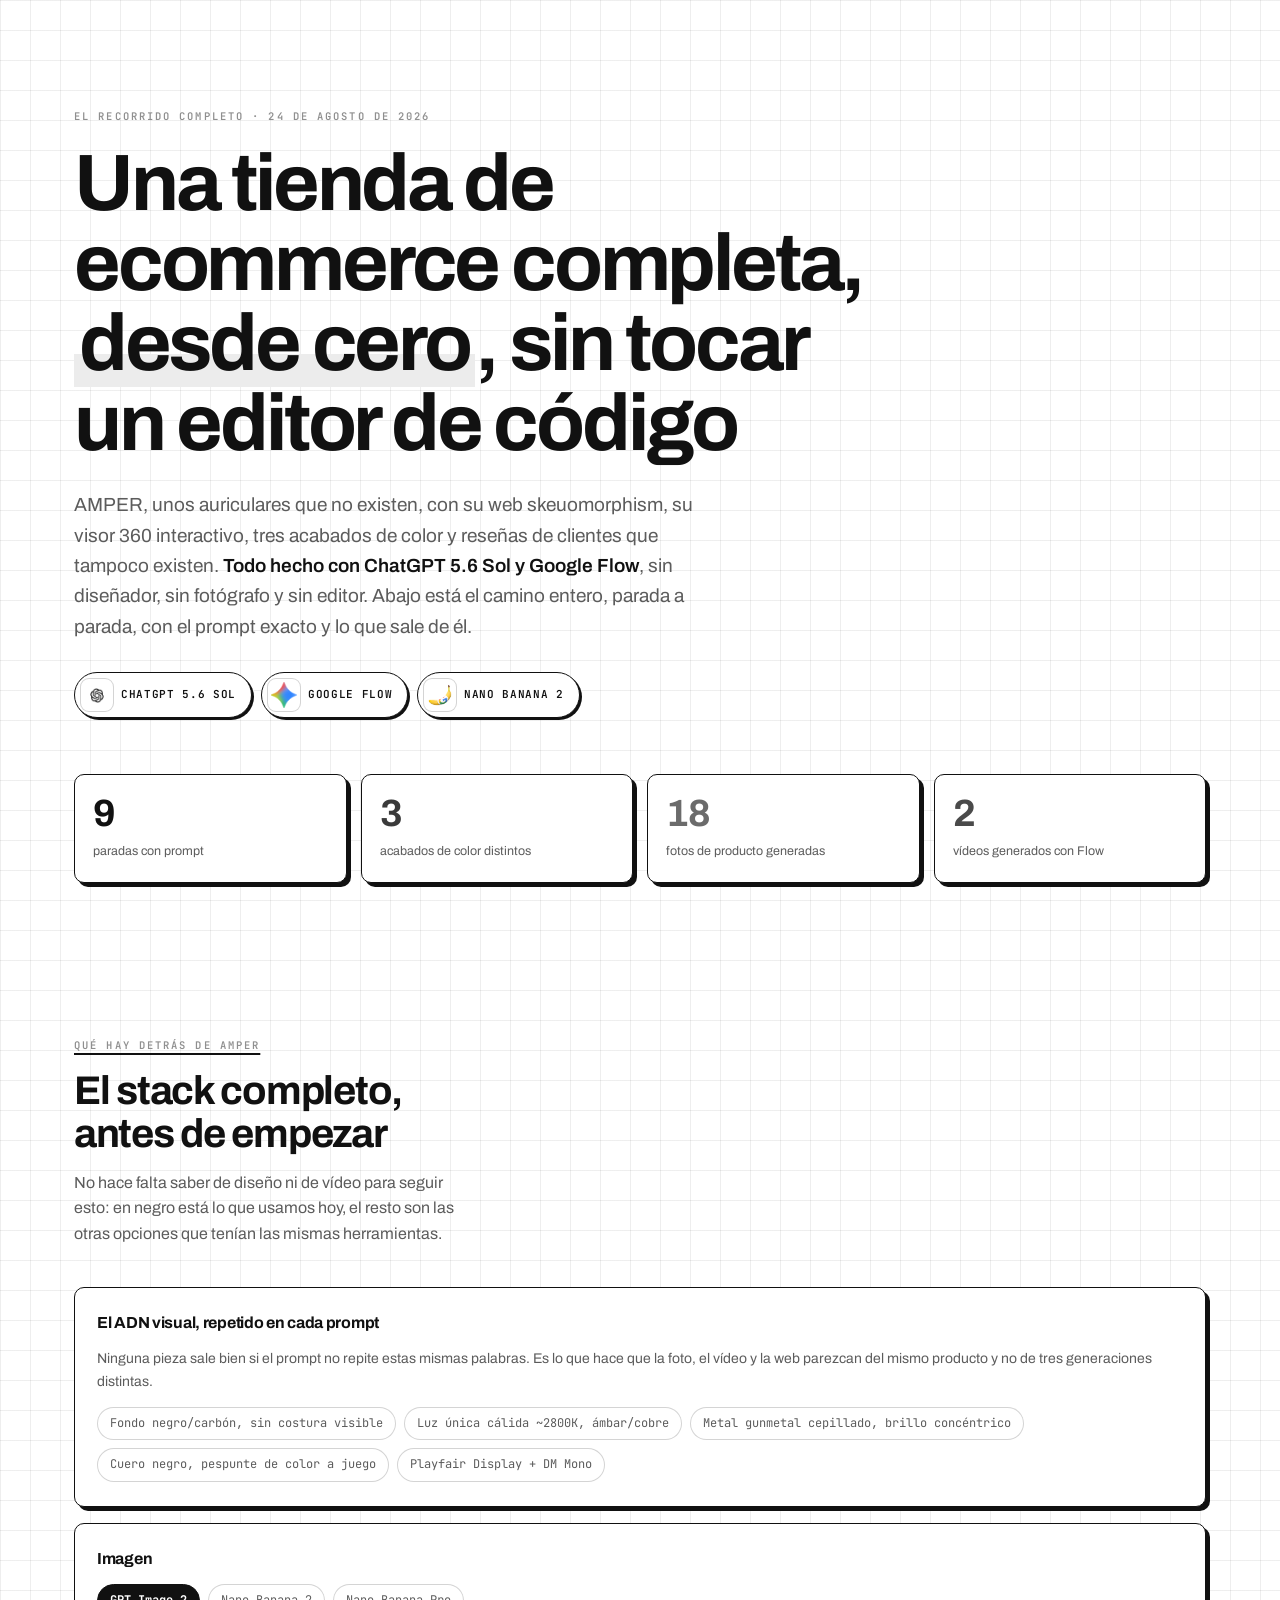
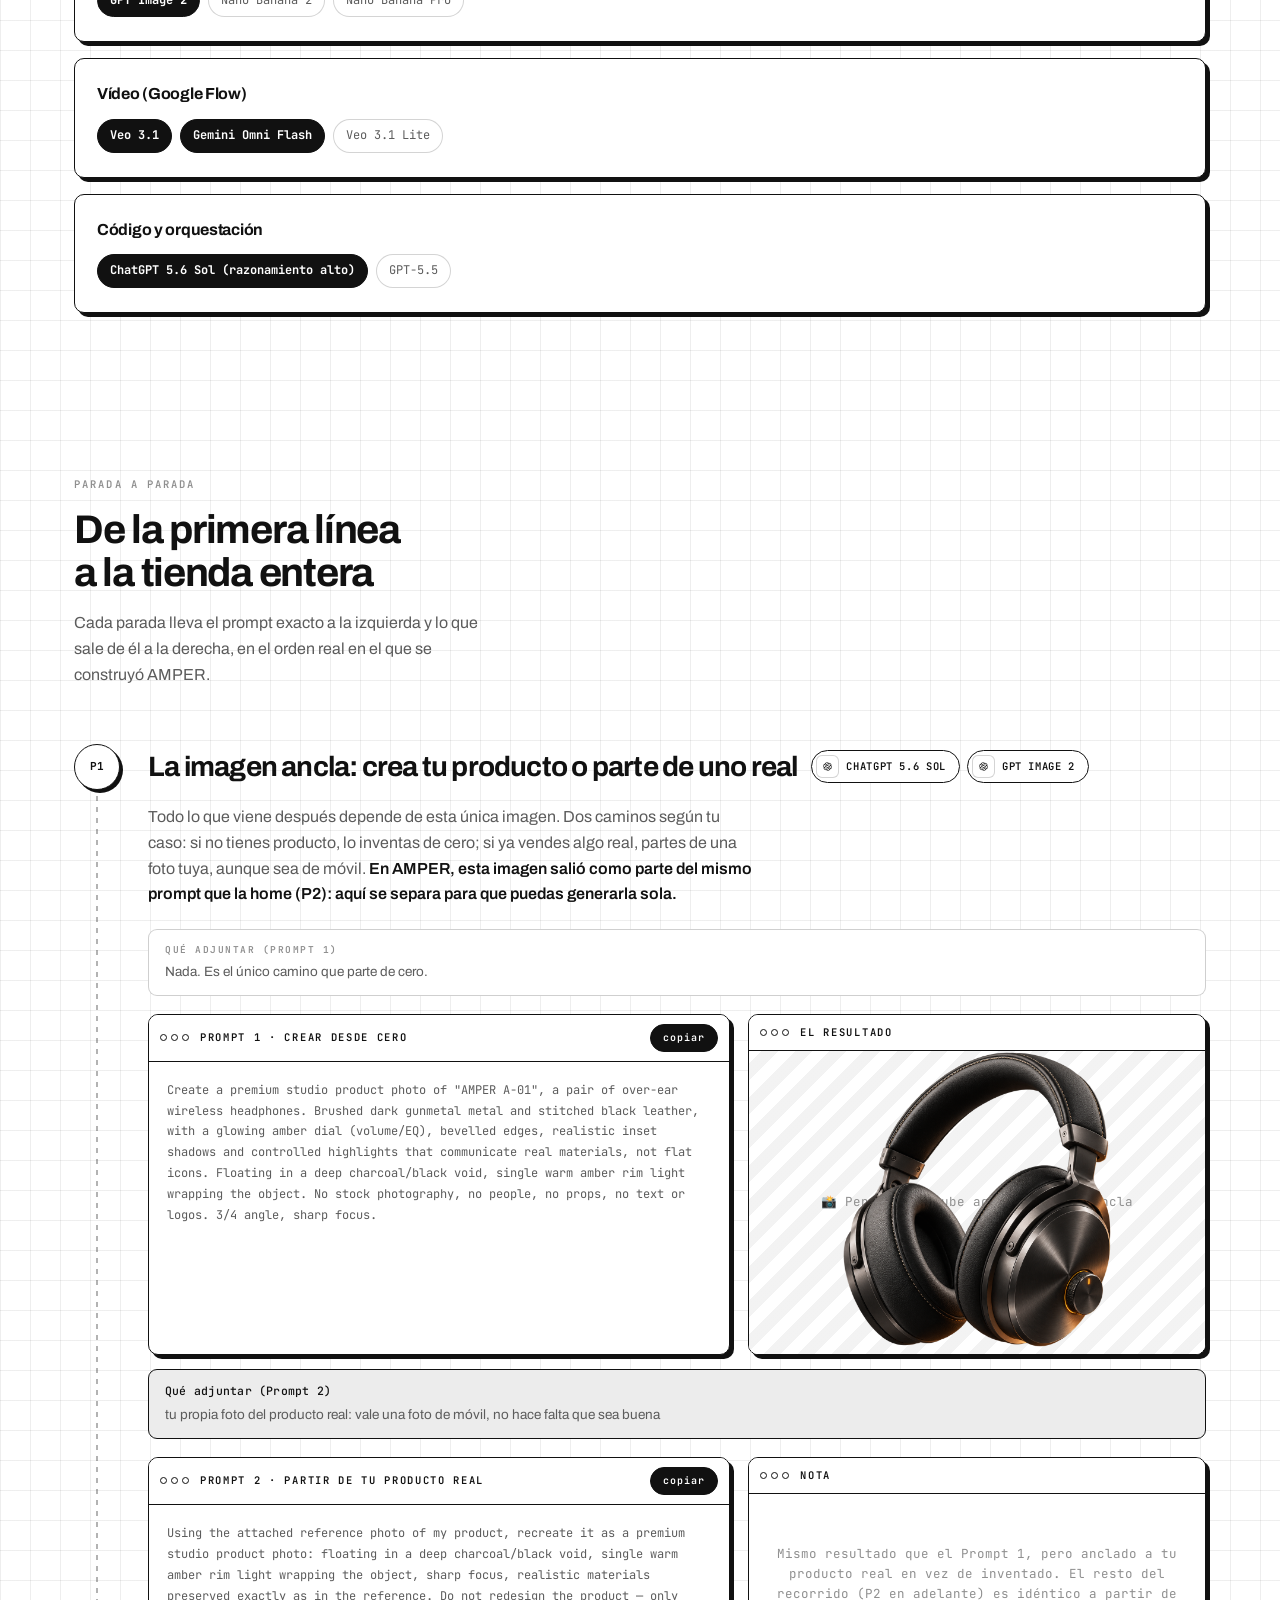
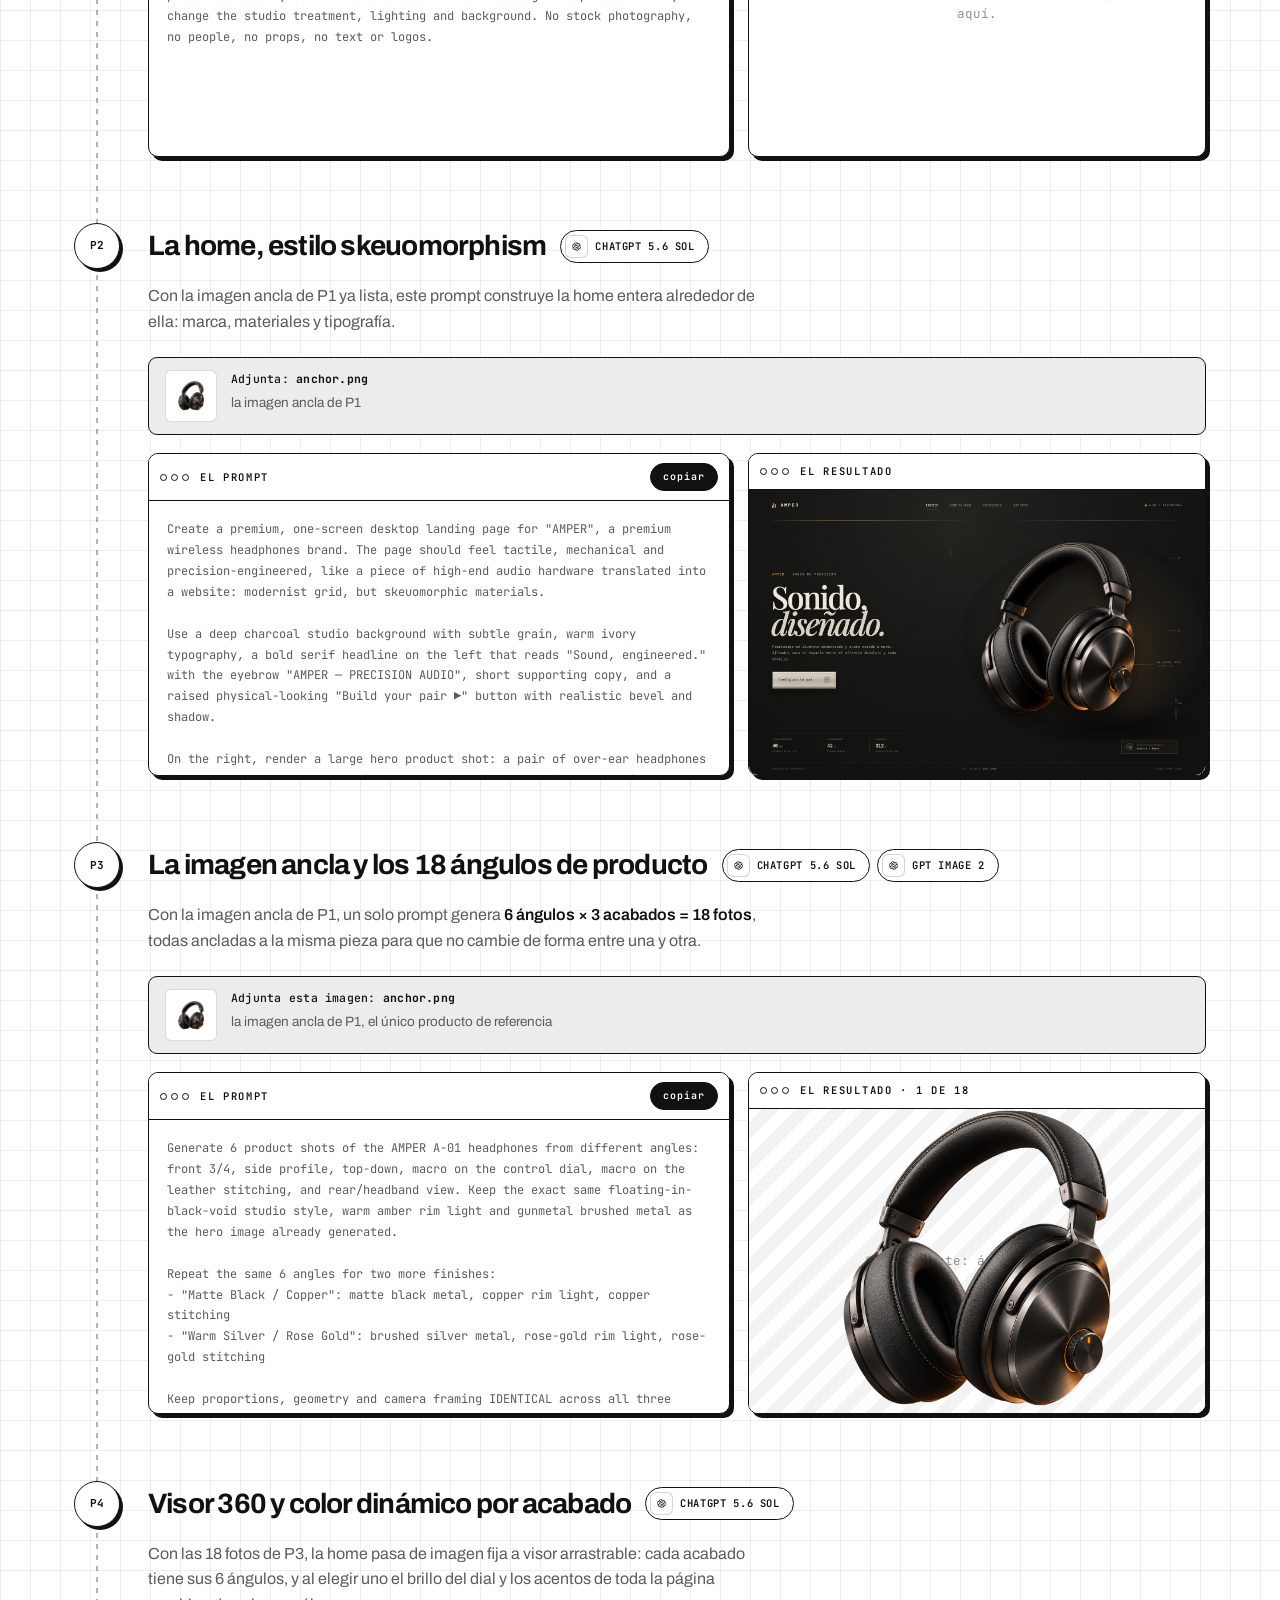
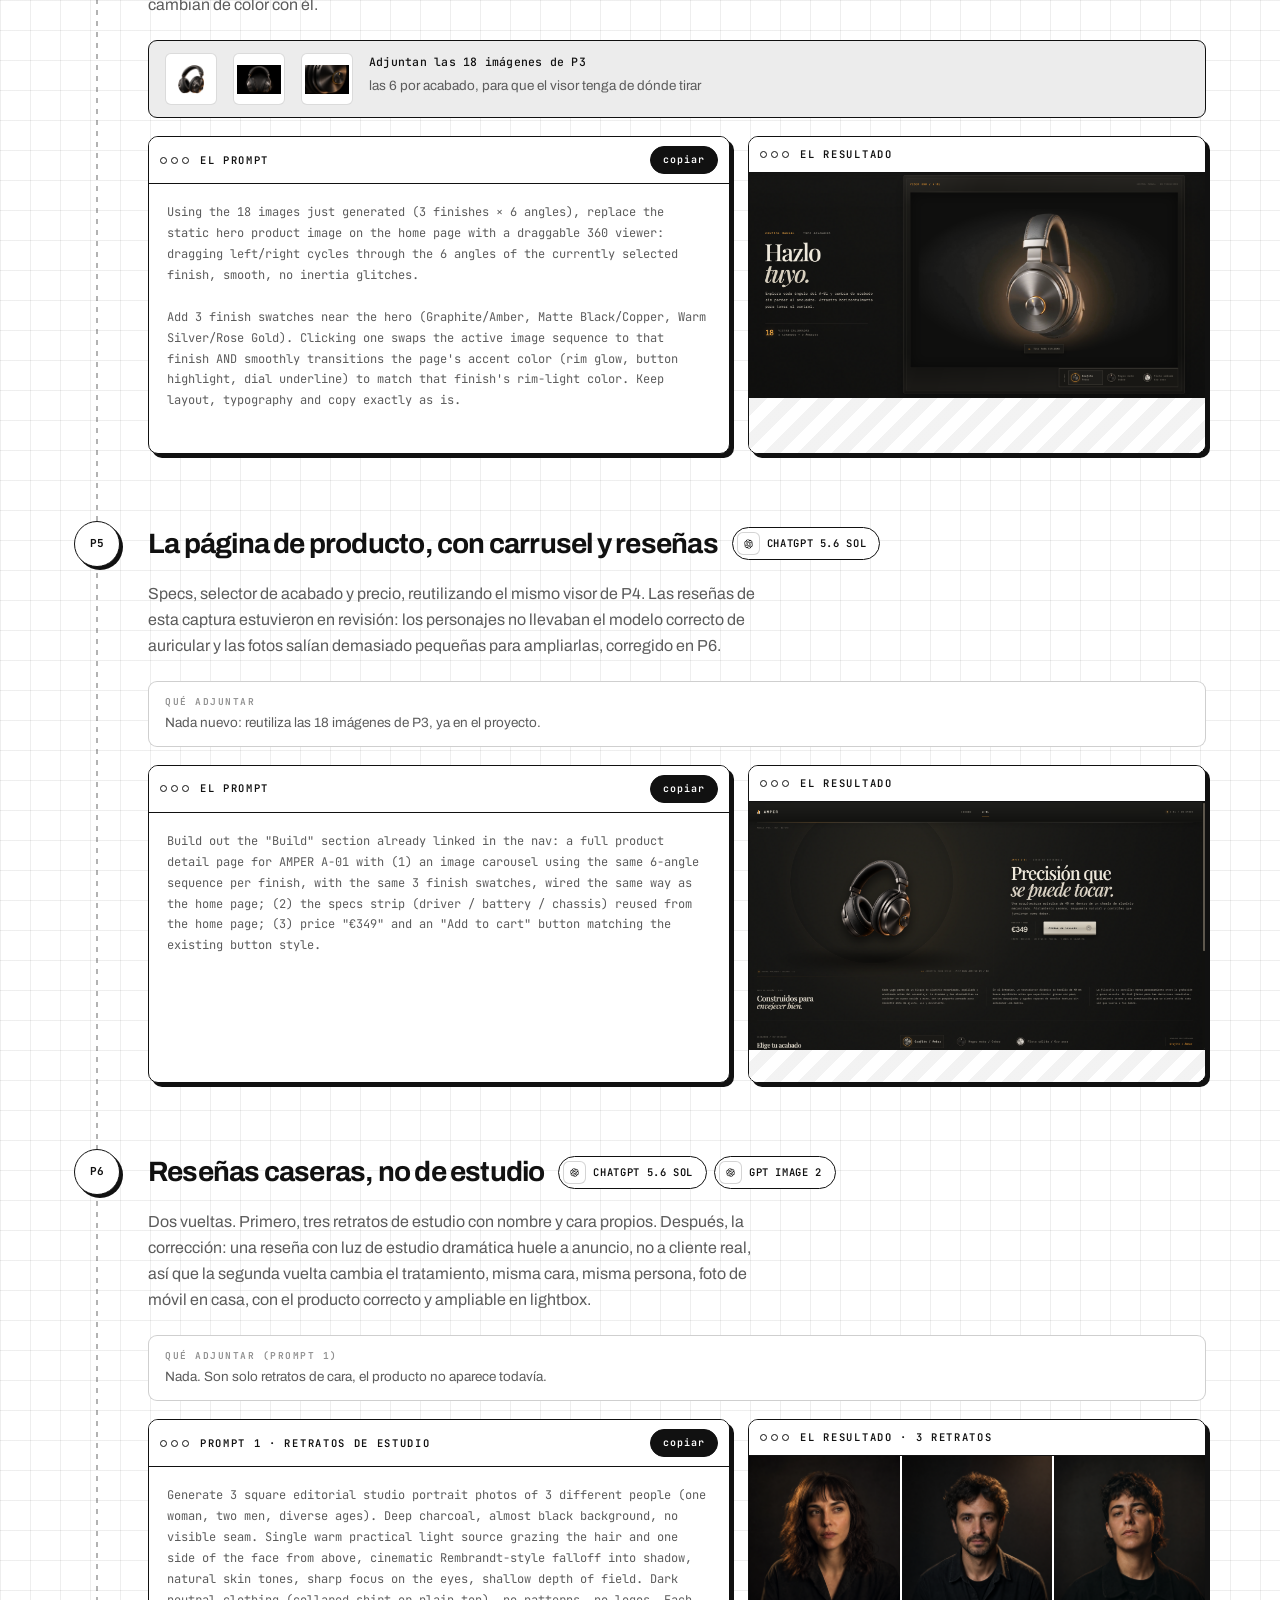
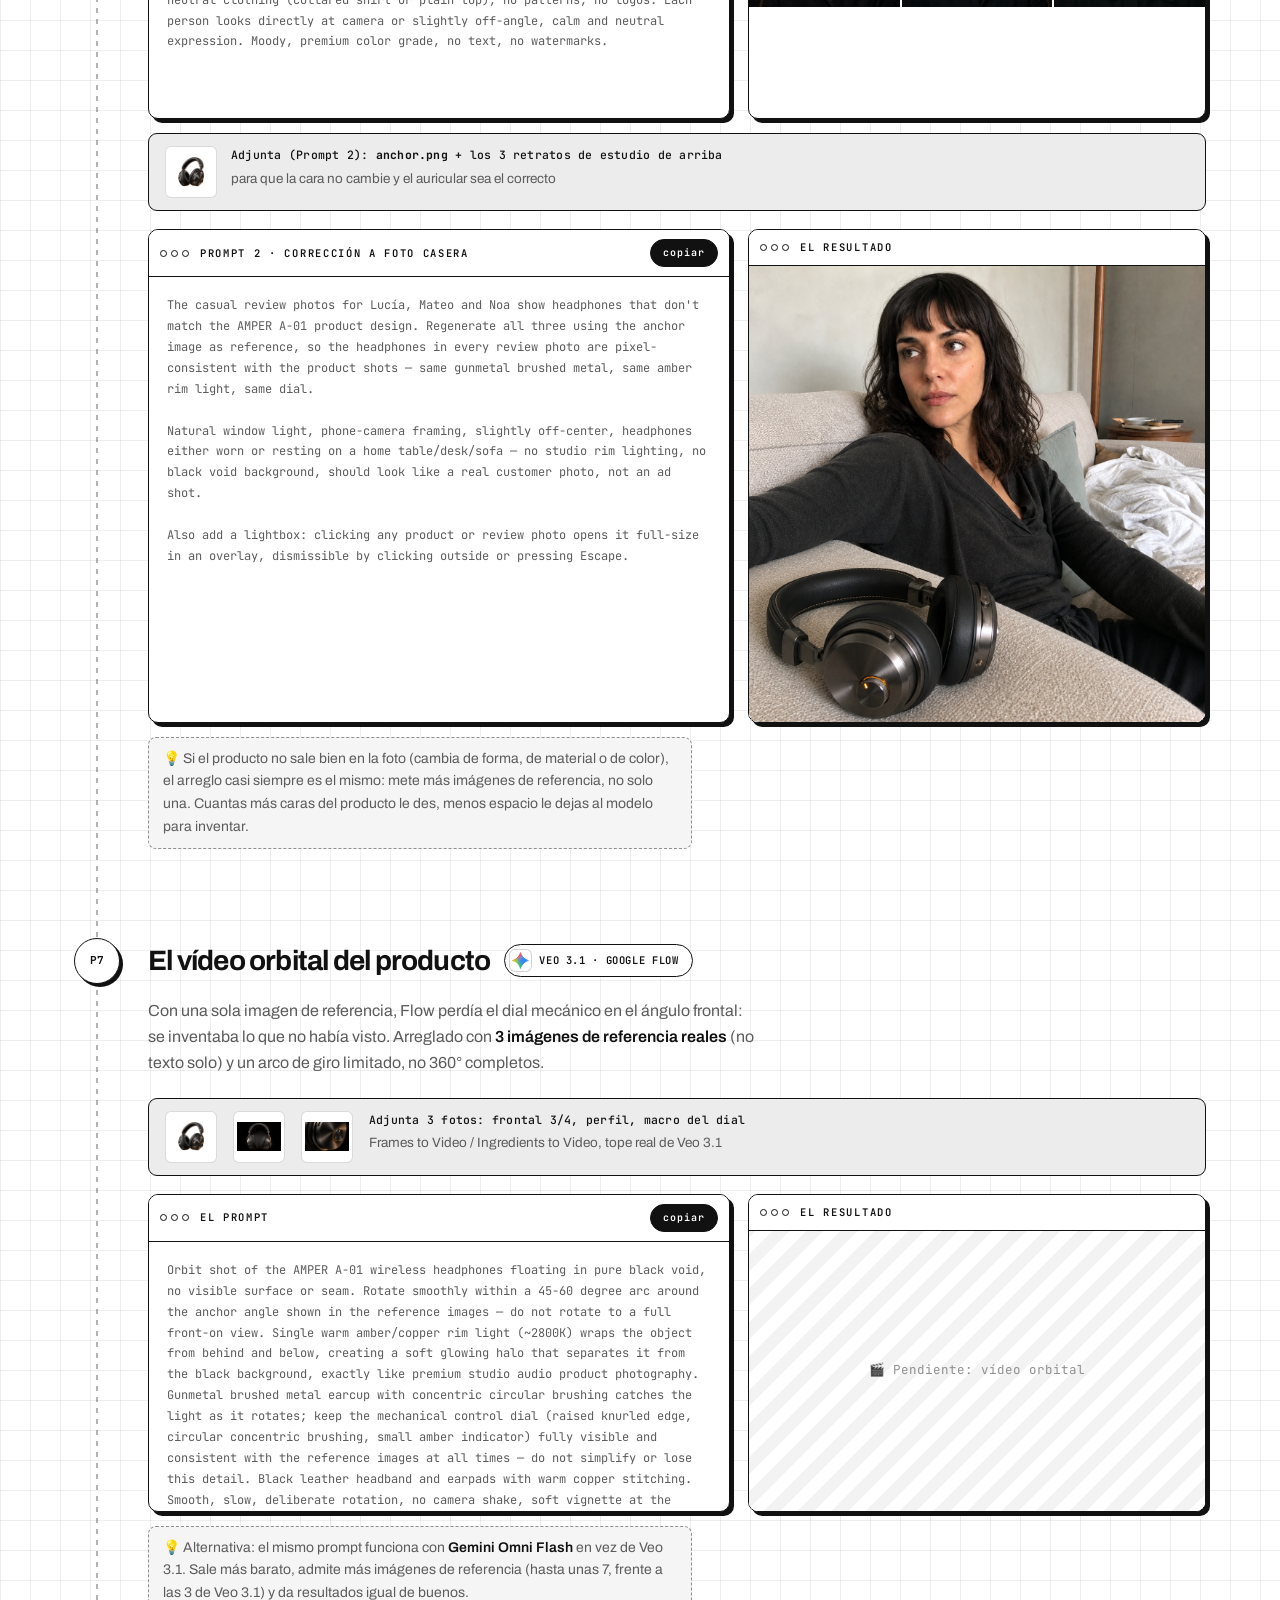
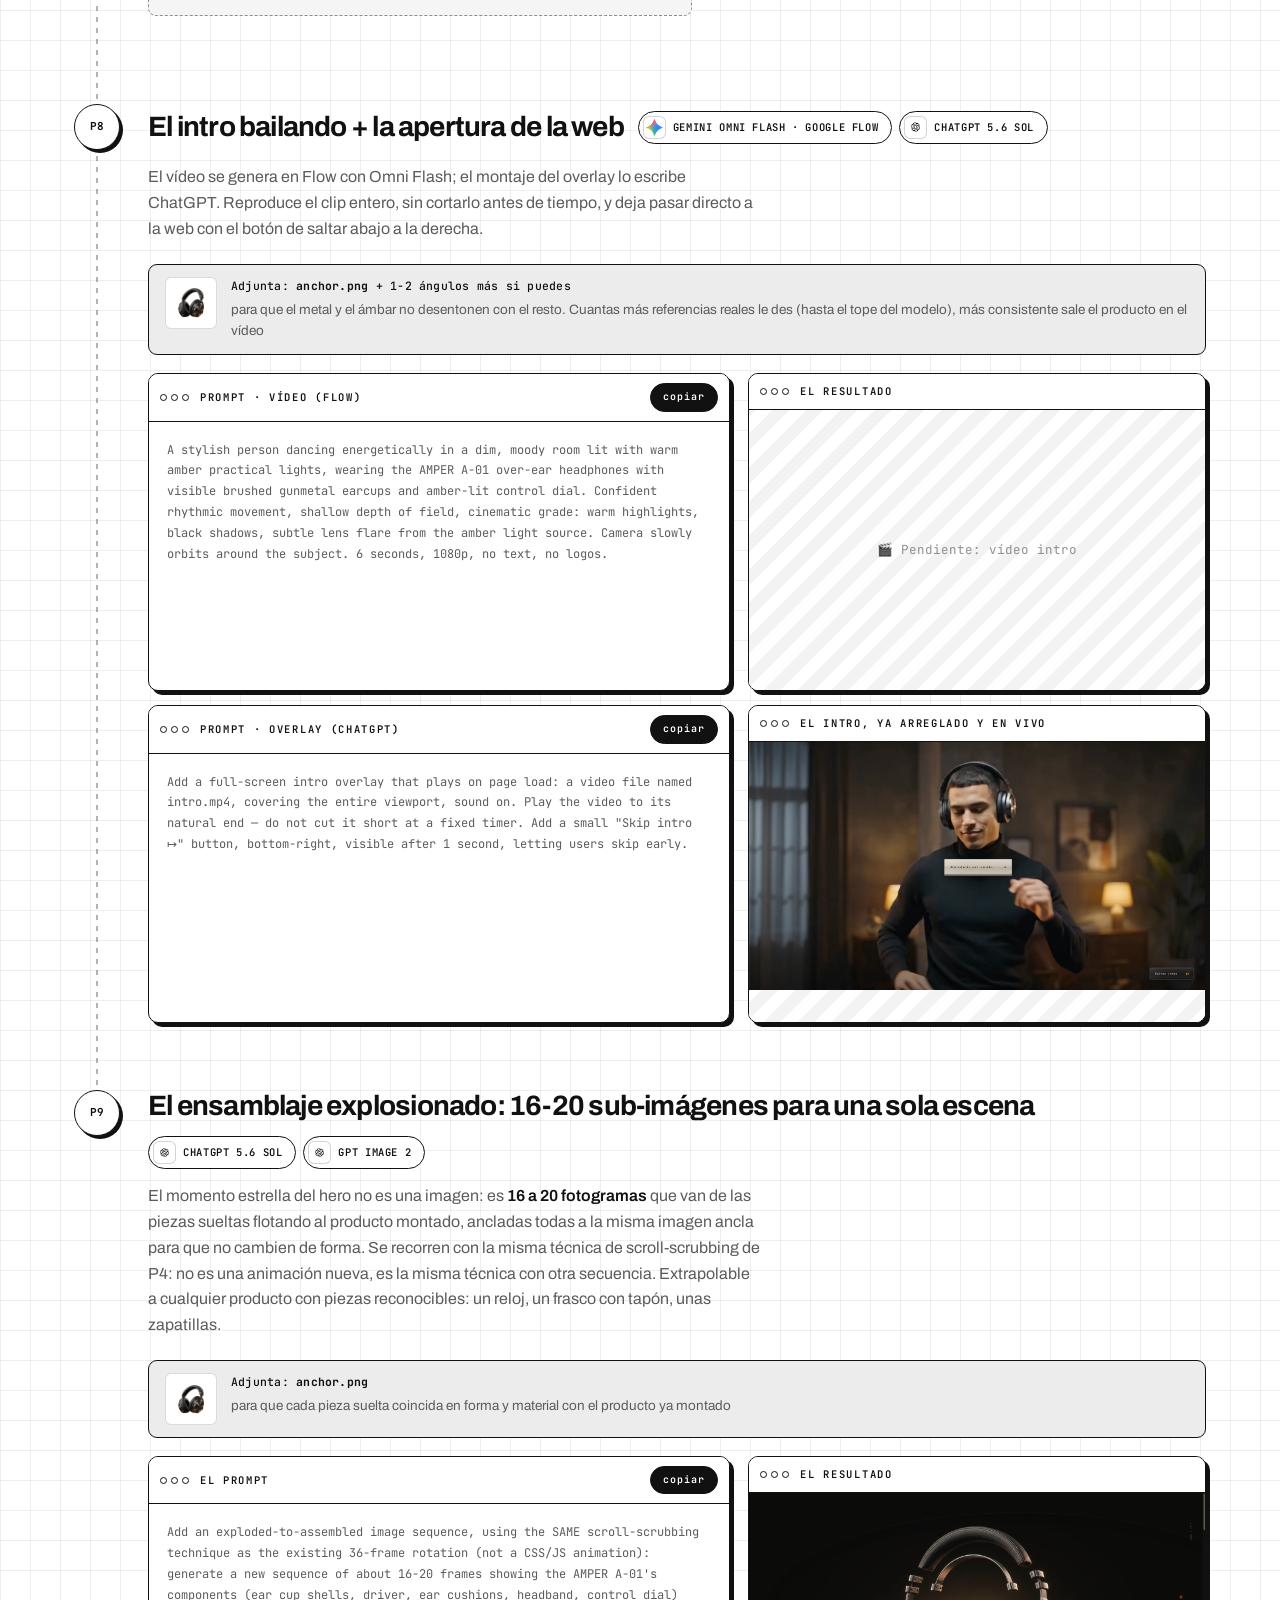
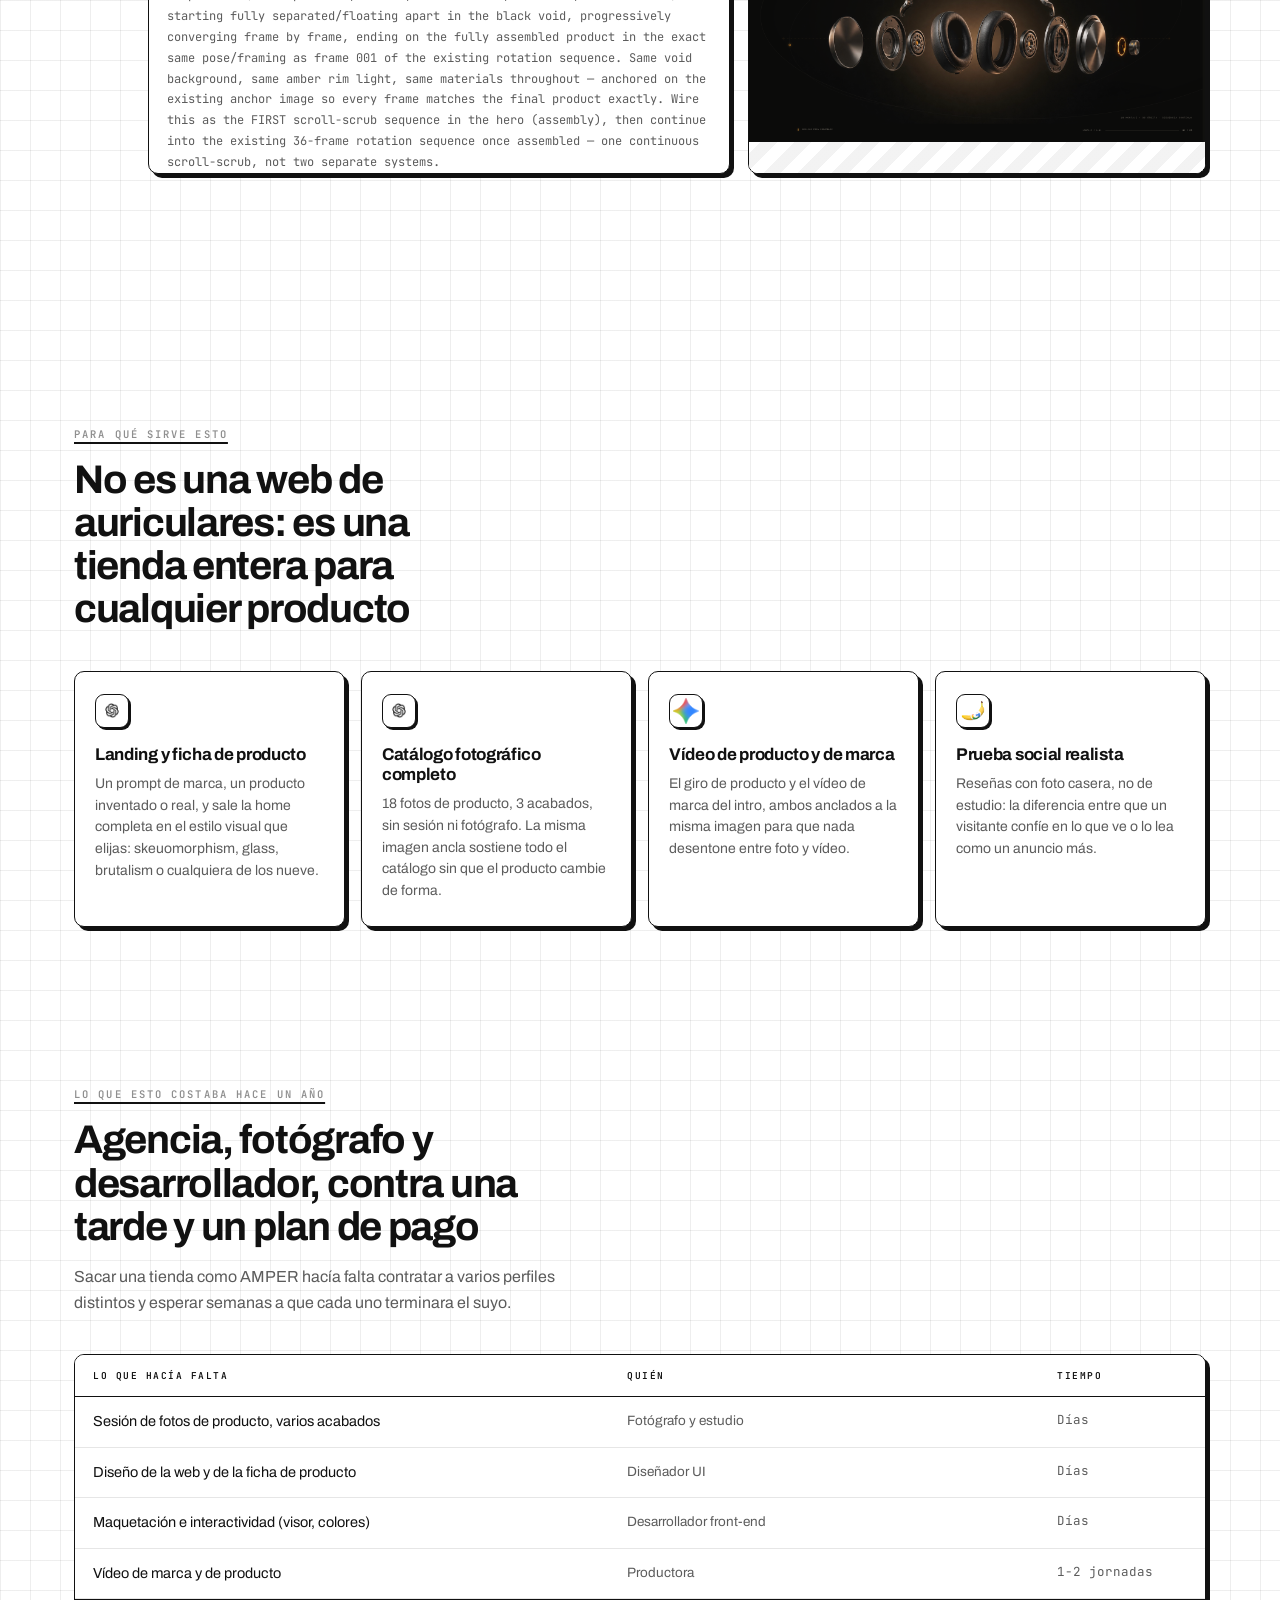
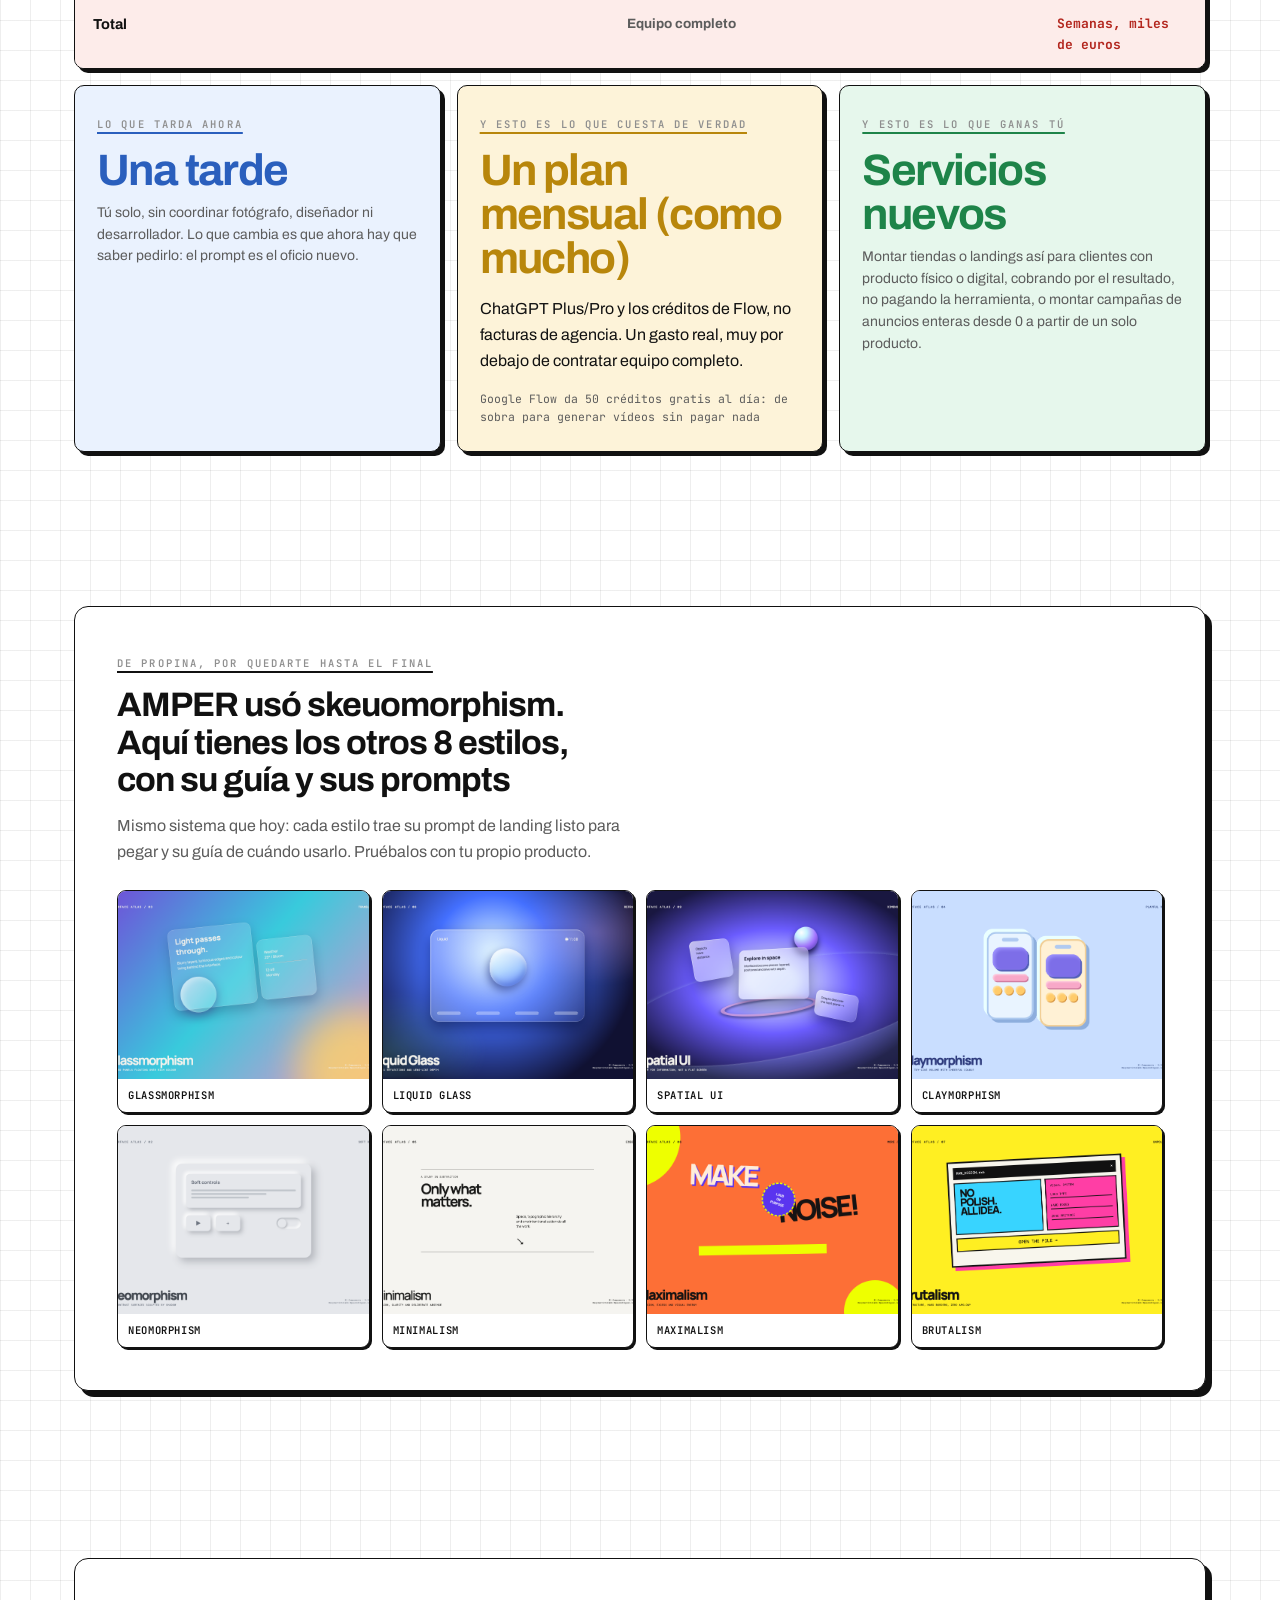
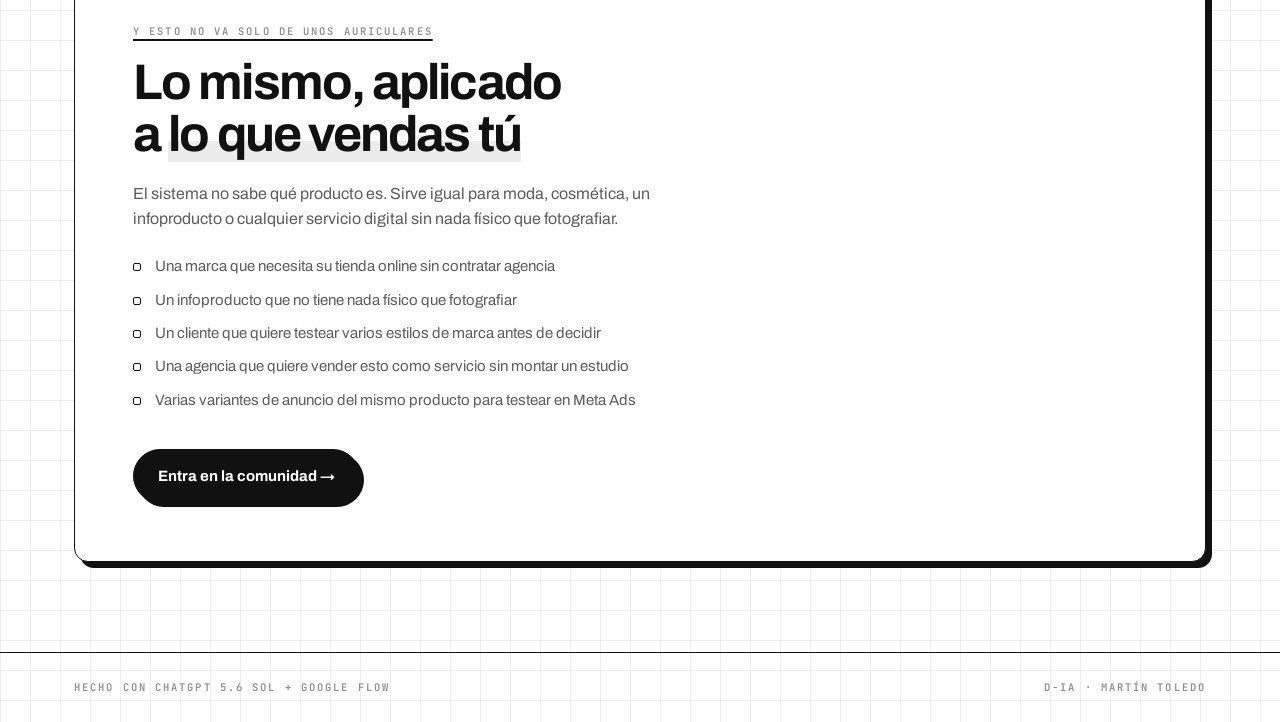
<file: PROMPTS-Y-STORYBOARD/storyboard.html>
<!DOCTYPE html>
<html lang="es">
<head>
<meta charset="utf-8">
<meta name="viewport" content="width=device-width, initial-scale=1">
<title>Una tienda de ecommerce completa, hecha con ChatGPT y Google Flow · D-IA</title>
<link rel="preconnect" href="https://fonts.googleapis.com">
<link rel="preconnect" href="https://fonts.gstatic.com" crossorigin>
<link href="https://fonts.googleapis.com/css2?family=Archivo:wght@400;500;600;700&family=JetBrains+Mono:wght@400;500;600;700&display=swap" rel="stylesheet">
<style>
:root{
  --papel:#FFFFFF;
  --papel-2:#FFFFFF;
  --raya:rgba(17,17,17,.07);
  --tinta:#111111;
  --tinta-2:#5c5c5c;
  --tinta-3:#8f8f8f;
  --naranja:#111111;
  --naranja-cl:#ECECEC;
  --gris-a:#3a3a3a;
  --gris-b:#6b6b6b;
  --gris-c:#9a9a9a;
  --gris-d:#4a4a4a;

  --sans:'Archivo',-apple-system,BlinkMacSystemFont,'Segoe UI',sans-serif;
  --mono:'JetBrains Mono',ui-monospace,'SF Mono',Menlo,monospace;

  --ancho:1220px;
  --sale:cubic-bezier(.23,1,.32,1);
  --borde:1.5px solid var(--tinta);
  --sombra:4px 4px 0 var(--tinta);
}
*,*::before,*::after{box-sizing:border-box}
body{
  margin:0;
  color:var(--tinta);
  font-family:var(--sans);
  font-size:16px;line-height:1.62;
  -webkit-font-smoothing:antialiased;
  overflow-x:hidden;
  background-color:var(--papel);
  background-image:
    linear-gradient(var(--raya) 1px, transparent 1px),
    linear-gradient(90deg, var(--raya) 1px, transparent 1px);
  background-size:30px 30px;
}
img,video{display:block;max-width:100%}
button{font:inherit;color:inherit;cursor:pointer}
:focus-visible{outline:2px solid var(--naranja);outline-offset:3px}
.env{width:100%;max-width:var(--ancho);margin-inline:auto;padding-inline:clamp(18px,4vw,44px)}

.rotulo{
  font-family:var(--mono);font-size:10.5px;font-weight:600;
  letter-spacing:.2em;text-transform:uppercase;color:var(--tinta-3);
}
.rotulo--eje{text-decoration:underline;text-decoration-color:var(--naranja);text-decoration-thickness:2px;text-underline-offset:4px}
.coste__ahora__caja--azul .rotulo{text-decoration:underline;text-decoration-color:#2A5FBD;text-decoration-thickness:2px;text-underline-offset:4px}
.coste__ahora__caja--dorado .rotulo{text-decoration:underline;text-decoration-color:#B8860B;text-decoration-thickness:2px;text-underline-offset:4px}
.coste__ahora__caja--acento .rotulo{text-decoration:underline;text-decoration-color:#1E8449;text-decoration-thickness:2px;text-underline-offset:4px}

/* ---------------- chips de herramienta ---------------- */
.chips{display:flex;flex-wrap:wrap;gap:7px}
.chip{
  display:inline-flex;align-items:center;gap:7px;
  font-family:var(--mono);font-size:10.5px;font-weight:600;
  letter-spacing:.06em;text-transform:uppercase;
  padding:4px 13px 4px 4px;
  border:var(--borde);border-radius:100px;
  background:var(--papel-2);white-space:nowrap;
}
.ficha{
  display:grid;place-items:center;flex:none;
  width:23px;height:23px;border-radius:6px;overflow:hidden;
  background:var(--papel-2);border:1px solid rgba(17,17,17,.18);
}
.ficha img{width:100%;height:100%;object-fit:contain;padding:2px}
.ficha--g{width:34px;height:34px;border-radius:9px}
.ficha--g img{padding:3px}

/* ---------------- portada ---------------- */
.portada{padding-block:clamp(56px,8vw,110px) clamp(40px,6vw,72px)}
.portada h1{
  font-weight:700;margin:16px 0 0;
  font-size:clamp(38px,6.6vw,80px);line-height:1;letter-spacing:-.04em;
  max-width:17ch;text-wrap:balance;
}
.portada h1 mark{
  background:linear-gradient(transparent 62%, var(--naranja-cl) 62%);
  color:inherit;padding:0 .06em;
}
.portada__bajada{
  margin:26px 0 0;max-width:58ch;font-size:clamp(16px,1.55vw,19px);
  color:var(--tinta-2);line-height:1.6;
}
.portada__bajada strong{color:var(--tinta);font-weight:600}
.pila{display:flex;flex-wrap:wrap;gap:9px;margin-top:30px}
.pila .chip{font-size:11px;padding:5px 15px 5px 5px;box-shadow:2px 2px 0 var(--tinta)}

.cifras{
  display:grid;grid-template-columns:repeat(auto-fit,minmax(148px,1fr));
  gap:14px;margin-top:clamp(34px,5vw,56px);
}
.cifra{
  background:var(--papel-2);border:var(--borde);border-radius:10px;
  box-shadow:var(--sombra);padding:20px 18px;
}
.cifra strong{display:block;font-size:clamp(28px,3.2vw,38px);font-weight:700;line-height:1;letter-spacing:-.035em}
.cifra span{display:block;margin-top:8px;font-size:12.5px;color:var(--tinta-2)}
.cifra:nth-child(1) strong{color:var(--naranja)}
.cifra:nth-child(2) strong{color:var(--gris-a)}
.cifra:nth-child(3) strong{color:var(--gris-b)}
.cifra:nth-child(4) strong{color:var(--gris-d)}

/* ---------------- catálogo / beneficios ---------------- */
.modelos{padding-block:clamp(40px,6vw,80px)}
.modelos__cat{background:var(--papel-2);border:var(--borde);border-radius:10px;box-shadow:var(--sombra);padding:22px 22px 24px;margin-bottom:16px}
.modelos__cat h3{margin:0 0 12px;font-size:16px;font-weight:700;letter-spacing:-.018em}
.modelos__lista{display:flex;flex-wrap:wrap;gap:8px}
.modelo{font-family:var(--mono);font-size:12px;padding:6px 12px;border-radius:100px;border:1.5px solid rgba(17,17,17,.18);background:var(--papel);color:var(--tinta-2)}
.modelo--usado{background:var(--naranja);color:#FFFFFF;border-color:var(--tinta);font-weight:700}

/* ---------------- bonus: interface atlas ---------------- */
.bonus{padding-block:clamp(40px,6vw,80px)}
.bonus__caja{background:var(--papel-2);border:var(--borde);border-radius:14px;box-shadow:6px 6px 0 var(--tinta);padding:clamp(26px,4vw,42px)}
.bonus__cab{max-width:56ch}
.bonus__cab h2{margin:12px 0 0;font-size:clamp(24px,3vw,34px);font-weight:700;letter-spacing:-.03em;line-height:1.1;text-wrap:balance}
.bonus__cab p{margin:14px 0 0;color:var(--tinta-2)}
.bonus__grid{display:grid;grid-template-columns:repeat(4,1fr);gap:12px;margin-top:26px}
@media (max-width:760px){.bonus__grid{grid-template-columns:repeat(2,1fr)}}
.bonus__estilo{background:var(--papel);border:var(--borde);border-radius:9px;overflow:hidden;box-shadow:2px 2px 0 var(--tinta)}
.bonus__estilo img{width:100%;aspect-ratio:4/3;object-fit:cover;display:block}
.bonus__estilo span{display:block;padding:8px 10px;font-family:var(--mono);font-size:10.5px;font-weight:600;letter-spacing:.06em;text-transform:uppercase}
.beneficios{padding-block:clamp(40px,6vw,80px)}
.beneficios__cab{max-width:44ch;margin-bottom:clamp(26px,3.4vw,40px)}
.beneficios__cab h2{
  margin:12px 0 0;font-size:clamp(26px,3.4vw,40px);
  font-weight:700;letter-spacing:-.032em;line-height:1.08;text-wrap:balance;
}
.beneficios__rejilla{
  display:grid;grid-template-columns:repeat(auto-fit,minmax(226px,1fr));gap:16px;
}
.beneficio{
  background:var(--papel-2);border:var(--borde);border-radius:10px;
  box-shadow:var(--sombra);padding:22px 20px 24px;
  transition:transform 180ms var(--sale),box-shadow 180ms var(--sale);
}
@media (hover:hover) and (pointer:fine){
  .beneficio:hover{transform:translate(-2px,-2px);box-shadow:6px 6px 0 var(--tinta)}
}
.beneficio__logos{display:flex;gap:8px;margin-bottom:17px}
.beneficio__logos .ficha{border-width:1.5px;border-color:var(--tinta);box-shadow:2px 2px 0 var(--tinta)}
.beneficio h3{margin:0 0 8px;font-size:17px;font-weight:700;letter-spacing:-.018em;line-height:1.2}
.beneficio p{margin:0;font-size:14px;color:var(--tinta-2);line-height:1.55}

/* ---------------- recorrido ---------------- */
.recorrido{padding-block:clamp(34px,5vw,64px) clamp(56px,8vw,104px)}
.recorrido__cab{max-width:46ch;margin-bottom:clamp(34px,4.6vw,56px)}
.recorrido__cab h2{
  margin:12px 0 0;font-size:clamp(26px,3.4vw,40px);
  font-weight:700;letter-spacing:-.032em;line-height:1.08;text-wrap:balance;
}
.recorrido__cab p{margin:16px 0 0;color:var(--tinta-2)}

.parada{position:relative;padding-left:74px;padding-bottom:clamp(40px,5.2vw,68px)}
.parada::before{
  content:'';position:absolute;left:22px;top:52px;bottom:-6px;width:1.5px;
  background:repeating-linear-gradient(var(--tinta) 0 5px, transparent 5px 11px);
  opacity:.32;
}
.parada:last-child::before{display:none}
.parada__num{
  position:absolute;left:0;top:0;width:46px;height:46px;border-radius:50%;
  display:grid;place-items:center;background:var(--papel-2);
  border:var(--borde);box-shadow:3px 3px 0 var(--tinta);
}
.parada__num span{font-family:var(--mono);font-size:11px;font-weight:700;letter-spacing:.02em}

.parada__cab{display:flex;align-items:center;gap:14px;flex-wrap:wrap;min-height:46px}
.parada__cab h2{margin:0;font-size:clamp(21px,2.4vw,28px);font-weight:700;letter-spacing:-.028em;line-height:1.14}
.parada__nota{margin:14px 0 22px;max-width:68ch;color:var(--tinta-2)}
.parada__nota strong{color:var(--tinta);font-weight:600}
.parada__nota code{
  font-family:var(--mono);font-size:.88em;
  background:var(--naranja-cl);padding:2px 6px;border-radius:4px;
}
.parada__nota--aviso{
  background:#F5F5F5;border:1.5px dashed var(--tinta-3);border-radius:8px;
  padding:10px 14px;color:var(--tinta-2);font-size:14px;max-width:68ch;
}

.adjunto{
  display:flex;align-items:flex-start;gap:14px;
  margin:0 0 18px;padding:12px 16px;
  background:var(--naranja-cl);border:1.5px solid var(--naranja);border-radius:9px;
}
.adjunto__mini{
  flex:none;width:52px;height:52px;border-radius:6px;object-fit:contain;
  background:#fff;border:1px solid rgba(17,17,17,.15);padding:3px;
}
.adjunto__txt{display:flex;flex-direction:column;gap:3px;min-width:0}
.adjunto__q{font-family:var(--mono);font-size:11.5px;font-weight:500;letter-spacing:.02em}
.adjunto__q b{font-weight:700}
.adjunto__d{font-size:13.5px;color:var(--tinta-2)}
.adjunto__p{font-size:13.5px;color:var(--tinta-2);margin-top:5px}
.adjunto__p b{color:var(--tinta);font-weight:600}
.adjunto--vacio{
  background:var(--papel);border-color:rgba(17,17,17,.2);
  display:block;
}
.adjunto--vacio .adjunto__q{display:block;margin-bottom:3px;color:var(--tinta-3);text-transform:uppercase;letter-spacing:.16em;font-size:9.5px;font-weight:600}
.adjunto--vacio .adjunto__p{display:block;margin:0}
.adjunto--multi{flex-wrap:wrap}
.adjunto--multi .adjunto__mini{margin-right:2px}

.parada__par{
  display:grid;
  grid-template-columns:minmax(0,1.12fr) minmax(0,.88fr);
  gap:18px;
  align-items:stretch;
}
.lado-codigo{position:relative;min-height:300px}
.carta--codigo{position:absolute;inset:0;display:flex;flex-direction:column}

.carta{background:var(--papel-2);border:var(--borde);border-radius:10px;box-shadow:var(--sombra);overflow:hidden}
.carta__barra{
  display:flex;align-items:center;gap:11px;
  padding:9px 11px;border-bottom:var(--borde);background:var(--papel);
}
.puntos{display:inline-flex;gap:4px}
.puntos i{width:7px;height:7px;border-radius:50%;border:1.2px solid var(--tinta);display:block}
.carta__tit{
  font-family:var(--mono);font-size:10.5px;font-weight:600;
  letter-spacing:.16em;text-transform:uppercase;
}
.copiar{
  margin-left:auto;
  font-family:var(--mono);font-size:10px;font-weight:600;
  letter-spacing:.1em;text-transform:lowercase;
  padding:5px 12px;border-radius:100px;border:var(--borde);
  background:var(--naranja);color:#FFFFFF;
  transition:transform 150ms var(--sale),background 150ms ease;
}
@media (hover:hover) and (pointer:fine){.copiar:hover{background:var(--gris-a)}}
.copiar:active{transform:scale(.95)}
.copiar.ok{background:#ECECEC;color:#111111;border-color:var(--tinta)}

.carta--codigo pre{
  flex:1 1 0;min-height:0;
  margin:0;padding:18px;overflow:auto;
  font-family:var(--mono);font-size:12px;line-height:1.74;color:var(--tinta-2);
  white-space:pre-wrap;word-break:break-word;
}
.medio{background:var(--papel)}
.medio img,.medio video{width:100%;height:auto}

.tabla-error{
  width:100%;border-collapse:collapse;font-size:14px;margin-bottom:20px;
  background:var(--papel-2);border:var(--borde);border-radius:10px;box-shadow:var(--sombra);overflow:hidden;
}
.parada__cierre{margin:18px 0 0;max-width:68ch;color:var(--tinta-2)}
.parada__cierre strong{color:var(--naranja);font-weight:700}

/* ---------------- tiempo y dinero ---------------- */
.coste{padding-block:clamp(44px,6vw,84px)}
.coste__cab{max-width:60ch;margin-bottom:clamp(24px,3.2vw,38px)}
.coste__cab h2{margin:12px 0 0;font-size:clamp(26px,3.4vw,40px);font-weight:700;letter-spacing:-.032em;line-height:1.08;text-wrap:balance}
.coste__cab p{margin:16px 0 0;color:var(--tinta-2)}

.coste__tabla{
  background:var(--papel-2);border:var(--borde);border-radius:10px;
  box-shadow:var(--sombra);overflow:hidden;
}
.coste__fila{
  display:grid;grid-template-columns:minmax(0,1.25fr) minmax(0,1fr) 130px;
  gap:14px;padding:13px 18px;
  border-bottom:1px solid rgba(17,17,17,.1);
  font-size:14.5px;
}
.coste__fila:last-child{border-bottom:none}
.coste__fila span:nth-child(2){font-size:13.5px;color:var(--tinta-2)}
.coste__fila span:nth-child(3){font-family:var(--mono);font-size:12.5px;color:var(--tinta-2)}
.coste__fila--cab{
  background:var(--papel);border-bottom:var(--borde);
  font-family:var(--mono);font-size:9.5px;font-weight:600;
  letter-spacing:.16em;text-transform:uppercase;
}
.coste__fila--cab span:nth-child(2),
.coste__fila--cab span:nth-child(3){font-size:9.5px;color:var(--tinta);font-family:var(--mono)}
.coste__fila--total{
  background:#FDECEA;border-top:var(--borde);font-weight:700;
}
.coste__fila--total span:nth-child(3){color:#B3261E;font-weight:700;font-size:13px}

.coste__ahora{display:grid;grid-template-columns:repeat(auto-fit,minmax(260px,1fr));gap:16px;margin-top:16px}
.coste__ahora__caja{
  background:var(--papel-2);border:var(--borde);border-radius:10px;
  box-shadow:var(--sombra);padding:24px 22px;
}
.coste__ahora__caja--azul{background:#EAF2FE}
.coste__ahora__caja--azul .coste__cifra{color:#2A5FBD}
.coste__ahora__caja--dorado{background:#FDF3D9}
.coste__ahora__caja--dorado .coste__cifra{color:#B8860B}
.coste__ahora__caja--acento{background:#E6F7EC}
.coste__cifra{
  margin:12px 0 10px;font-size:clamp(30px,3.8vw,44px);
  font-weight:700;letter-spacing:-.036em;line-height:1;
}
.coste__ahora__caja--acento .coste__cifra{color:#1E8449}
.coste__ahora__caja small{display:block;margin-top:10px;font-family:var(--mono);font-size:11.5px;color:var(--tinta-2)}
.coste__ahora__caja p:last-child{margin:0;font-size:14px;color:var(--tinta-2);line-height:1.55}

.casos{margin:22px 0 0;padding:0;list-style:none;max-width:60ch}
.casos li{
  position:relative;padding-left:22px;margin-bottom:9px;
  font-size:15px;color:var(--tinta-2);
}
.casos li::before{
  content:'';position:absolute;left:0;top:9px;
  width:8px;height:8px;border:1.5px solid var(--naranja);border-radius:2px;
}

/* ---------------- cierre ---------------- */
.cierre{padding-block:clamp(52px,7vw,96px)}
.cierre__caja{
  background:var(--papel-2);border:var(--borde);border-radius:14px;
  box-shadow:6px 6px 0 var(--tinta);
  padding:clamp(30px,4.6vw,58px);
}
.cierre h2{
  margin:14px 0 0;font-size:clamp(26px,4vw,50px);
  font-weight:700;letter-spacing:-.038em;line-height:1.04;max-width:18ch;text-wrap:balance;
}
.cierre h2 mark{background:linear-gradient(transparent 62%, var(--naranja-cl) 62%);color:inherit}
.cierre p{margin:20px 0 0;max-width:58ch;color:var(--tinta-2)}
.enlace{
  display:inline-flex;align-items:center;gap:9px;margin-top:28px;
  padding:14px 24px;border-radius:100px;border:var(--borde);box-shadow:var(--sombra);
  background:var(--naranja);color:#FFFFFF;font-weight:700;font-size:15px;text-decoration:none;
  transition:transform 170ms var(--sale),box-shadow 170ms var(--sale);
}
@media (hover:hover) and (pointer:fine){.enlace:hover{transform:translate(-2px,-2px);box-shadow:6px 6px 0 var(--tinta)}}
.enlace:active{transform:translate(0,0);box-shadow:2px 2px 0 var(--tinta)}

.pie{border-top:var(--borde);padding-block:26px}
.pie__fila{display:flex;justify-content:space-between;gap:18px;flex-wrap:wrap;align-items:center}

@media (max-width:900px){
  .adjunto{
  display:flex;align-items:baseline;flex-wrap:wrap;gap:6px 10px;
  margin:0 0 18px;padding:10px 14px;
  background:var(--naranja-cl);border:1.5px solid var(--naranja);border-radius:8px;
  font-size:13.5px;
}
.adjunto__q{font-family:var(--mono);font-size:12px;letter-spacing:.02em}
.adjunto__q b{font-weight:700}
.adjunto__p{color:var(--tinta-2);font-size:13.5px;flex:1 1 240px;min-width:0}
.adjunto--vacio{background:var(--papel);border-color:rgba(17,17,17,.2)}

.parada__par{grid-template-columns:1fr}
  .lado-codigo{position:static;min-height:0}
  .carta--codigo{position:static}
  .carta--codigo pre{max-height:340px}
  .parada{padding-left:56px}
  .parada__num{width:38px;height:38px}
  .parada::before{left:18px;top:44px}
}
@media (prefers-reduced-motion:reduce){*{transition-duration:.001ms !important}}

/* ---------------- añadidos de este documento ---------------- */
.medio__marco{
  position:relative;min-height:280px;overflow:hidden;
  background:
    repeating-linear-gradient(-45deg, transparent 0 12px, rgba(17,17,17,.05) 12px 24px),
    var(--papel);
}
.medio__marco img,.medio__marco video{
  position:relative;z-index:1;width:100%;height:100%;object-fit:cover;display:block;
}
.medio__ph{
  position:absolute;inset:0;z-index:0;display:flex;align-items:center;justify-content:center;
  text-align:center;padding:24px;font-family:var(--mono);font-size:12.5px;
  color:var(--tinta-3);line-height:1.5;
}
</style>
</head>
<body>

<header class="portada">
  <div class="env">
    <span class="rotulo">El recorrido completo · 24 de agosto de 2026</span>
    <h1>Una tienda de ecommerce completa, <mark>desde cero</mark>, sin tocar un editor de código</h1>
    <p class="portada__bajada">AMPER, unos auriculares que no existen, con su web skeuomorphism, su visor 360 interactivo, tres acabados de color y reseñas de clientes que tampoco existen. <strong>Todo hecho con ChatGPT 5.6 Sol y Google Flow</strong>, sin diseñador, sin fotógrafo y sin editor. Abajo está el camino entero, parada a parada, con el prompt exacto y lo que sale de él.</p>
    <div class="pila">
      <span class="chip"><span class="ficha ficha--g"><img src="amper-assets/logos/chatgpt.png" alt="" loading="lazy"></span><span>ChatGPT 5.6 Sol</span></span>
      <span class="chip"><span class="ficha ficha--g"><img src="amper-assets/logos/gemini.webp" alt="" loading="lazy"></span><span>Google Flow</span></span>
      <span class="chip"><span class="ficha ficha--g"><img src="amper-assets/logos/nano-banana.png" alt="" loading="lazy"></span><span>Nano Banana 2</span></span>
    </div>
    <div class="cifras">
      <div class="cifra"><strong>9</strong><span>paradas con prompt</span></div>
      <div class="cifra"><strong>3</strong><span>acabados de color distintos</span></div>
      <div class="cifra"><strong>18</strong><span>fotos de producto generadas</span></div>
      <div class="cifra"><strong>2</strong><span>vídeos generados con Flow</span></div>
    </div>
  </div>
</header>

<section class="modelos">
  <div class="env">
    <div class="beneficios__cab">
      <span class="rotulo rotulo--eje">Qué hay detrás de AMPER</span>
      <h2>El stack completo, antes de empezar</h2>
      <p style="margin-top:14px;color:var(--tinta-2)">No hace falta saber de diseño ni de vídeo para seguir esto: en negro está lo que usamos hoy, el resto son las otras opciones que tenían las mismas herramientas.</p>
    </div>
    <div class="modelos__cat">
      <h3>El ADN visual, repetido en cada prompt</h3>
      <p style="margin:0 0 14px;font-size:14px;color:var(--tinta-2);line-height:1.6">Ninguna pieza sale bien si el prompt no repite estas mismas palabras. Es lo que hace que la foto, el vídeo y la web parezcan del mismo producto y no de tres generaciones distintas.</p>
      <div class="modelos__lista">
        <span class="modelo">Fondo negro/carbón, sin costura visible</span>
        <span class="modelo">Luz única cálida ~2800K, ámbar/cobre</span>
        <span class="modelo">Metal gunmetal cepillado, brillo concéntrico</span>
        <span class="modelo">Cuero negro, pespunte de color a juego</span>
        <span class="modelo">Playfair Display + DM Mono</span>
      </div>
    </div>
    <div class="modelos__cat">
      <h3>Imagen</h3>
      <div class="modelos__lista">
        <span class="modelo modelo--usado">GPT Image 2</span>
        <span class="modelo">Nano Banana 2</span>
        <span class="modelo">Nano Banana Pro</span>
      </div>
    </div>
    <div class="modelos__cat">
      <h3>Vídeo (Google Flow)</h3>
      <div class="modelos__lista">
        <span class="modelo modelo--usado">Veo 3.1</span>
        <span class="modelo modelo--usado">Gemini Omni Flash</span>
        <span class="modelo">Veo 3.1 Lite</span>
      </div>
    </div>
    <div class="modelos__cat">
      <h3>Código y orquestación</h3>
      <div class="modelos__lista">
        <span class="modelo modelo--usado">ChatGPT 5.6 Sol (razonamiento alto)</span>
        <span class="modelo">GPT-5.5</span>
      </div>
    </div>
  </div>
</section>

<main class="recorrido">
  <div class="env">
    <div class="recorrido__cab">
      <span class="rotulo">Parada a parada</span>
      <h2>De la primera línea a la tienda entera</h2>
      <p>Cada parada lleva el prompt exacto a la izquierda y lo que sale de él a la derecha, en el orden real en el que se construyó AMPER.</p>
    </div>

    <article class="parada" id="p1">
      <div class="parada__num"><span>P1</span></div>
      <div class="parada__cuerpo">
        <header class="parada__cab">
          <h2>La imagen ancla: crea tu producto o parte de uno real</h2>
          <div class="chips"><span class="chip"><span class="ficha"><img src="amper-assets/logos/chatgpt.png" alt="" loading="lazy"></span><span>ChatGPT 5.6 Sol</span></span><span class="chip"><span class="ficha"><img src="amper-assets/logos/chatgpt.png" alt="" loading="lazy"></span><span>GPT Image 2</span></span></div>
        </header>
        <p class="parada__nota">Todo lo que viene después depende de esta única imagen. Dos caminos según tu caso: si no tienes producto, lo inventas de cero; si ya vendes algo real, partes de una foto tuya, aunque sea de móvil. <strong>En AMPER, esta imagen salió como parte del mismo prompt que la home (P2): aquí se separa para que puedas generarla sola.</strong></p>
        <div class="adjunto adjunto--vacio"><span class="adjunto__q">Qué adjuntar (Prompt 1)</span><span class="adjunto__p">Nada. Es el único camino que parte de cero.</span></div>
        <div class="parada__par" style="margin-bottom:14px">
          <div class="lado-codigo">
          <div class="carta carta--codigo">
            <div class="carta__barra">
              <span class="puntos" aria-hidden="true"><i></i><i></i><i></i></span>
              <span class="carta__tit">Prompt 1 · Crear desde cero</span>
              <button class="copiar" type="button" data-copiar>copiar</button>
            </div>
            <pre>Create a premium studio product photo of "AMPER A-01", a pair of over-ear wireless headphones. Brushed dark gunmetal metal and stitched black leather, with a glowing amber dial (volume/EQ), bevelled edges, realistic inset shadows and controlled highlights that communicate real materials, not flat icons. Floating in a deep charcoal/black void, single warm amber rim light wrapping the object. No stock photography, no people, no props, no text or logos. 3/4 angle, sharp focus.</pre>
          </div>
          </div>
          <div class="carta carta--medio">
            <div class="carta__barra">
              <span class="puntos" aria-hidden="true"><i></i><i></i><i></i></span>
              <span class="carta__tit">El resultado</span>
            </div>
            <div class="medio"><div class="medio__marco"><img src="amper-assets/anchor.png" alt="Imagen ancla: auriculares AMPER A-01 aislados en el vacío negro" loading="lazy" onerror="this.style.display='none'"><div class="medio__ph">📸 Pendiente: sube aquí la imagen ancla</div></div></div>
          </div>
        </div>
        <div class="adjunto"><span class="adjunto__txt"><span class="adjunto__q">Qué adjuntar (Prompt 2)</span><span class="adjunto__d">tu propia foto del producto real: vale una foto de móvil, no hace falta que sea buena</span></span></div>
        <div class="parada__par">
          <div class="lado-codigo">
          <div class="carta carta--codigo">
            <div class="carta__barra">
              <span class="puntos" aria-hidden="true"><i></i><i></i><i></i></span>
              <span class="carta__tit">Prompt 2 · Partir de tu producto real</span>
              <button class="copiar" type="button" data-copiar>copiar</button>
            </div>
            <pre>Using the attached reference photo of my product, recreate it as a premium studio product photo: floating in a deep charcoal/black void, single warm amber rim light wrapping the object, sharp focus, realistic materials preserved exactly as in the reference. Do not redesign the product — only change the studio treatment, lighting and background. No stock photography, no people, no props, no text or logos.</pre>
          </div>
          </div>
          <div class="carta carta--medio">
            <div class="carta__barra">
              <span class="puntos" aria-hidden="true"><i></i><i></i><i></i></span>
              <span class="carta__tit">Nota</span>
            </div>
            <div class="medio" style="min-height:180px;padding:24px;display:flex;align-items:center;justify-content:center;text-align:center"><p style="margin:0;font-family:var(--mono);font-size:12.5px;color:var(--tinta-3);line-height:1.6">Mismo resultado que el Prompt 1, pero anclado a tu producto real en vez de inventado. El resto del recorrido (P2 en adelante) es idéntico a partir de aquí.</p></div>
          </div>
        </div>
      </div>
    </article>

    <article class="parada" id="p2">
      <div class="parada__num"><span>P2</span></div>
      <div class="parada__cuerpo">
        <header class="parada__cab">
          <h2>La home, estilo skeuomorphism</h2>
          <div class="chips"><span class="chip"><span class="ficha"><img src="amper-assets/logos/chatgpt.png" alt="" loading="lazy"></span><span>ChatGPT 5.6 Sol</span></span></div>
        </header>
        <p class="parada__nota">Con la imagen ancla de P1 ya lista, este prompt construye la home entera alrededor de ella: marca, materiales y tipografía.</p>
        <div class="adjunto"><img class="adjunto__mini" src="amper-assets/anchor.png" alt="" loading="lazy" onerror="this.style.display='none'"><span class="adjunto__txt"><span class="adjunto__q">Adjunta: <b>anchor.png</b></span><span class="adjunto__d">la imagen ancla de P1</span></span></div>
        <div class="parada__par">
          <div class="lado-codigo">
          <div class="carta carta--codigo">
            <div class="carta__barra">
              <span class="puntos" aria-hidden="true"><i></i><i></i><i></i></span>
              <span class="carta__tit">El prompt</span>
              <button class="copiar" type="button" data-copiar>copiar</button>
            </div>
            <pre>Create a premium, one-screen desktop landing page for "AMPER", a premium wireless headphones brand. The page should feel tactile, mechanical and precision-engineered, like a piece of high-end audio hardware translated into a website: modernist grid, but skeuomorphic materials.

Use a deep charcoal studio background with subtle grain, warm ivory typography, a bold serif headline on the left that reads "Sound, engineered." with the eyebrow "AMPER — PRECISION AUDIO", short supporting copy, and a raised physical-looking "Build your pair ▶" button with realistic bevel and shadow.

On the right, render a large hero product shot: a pair of over-ear headphones in brushed dark metal and stitched leather, with a glowing amber dial (volume/EQ), bevelled edges, realistic inset shadows and controlled highlights that communicate real materials, not flat icons.

Include a compact AMPER wordmark, minimal nav (Home / Build / Reviews / Support), and a thin metallic divider line. Typography: Playfair Display for the headline, DM Mono for utility labels and specs. No stock photography, no generic gradients, no flat/glass UI anywhere on this page.</pre>
          </div>
          </div>
          <div class="carta carta--medio">
            <div class="carta__barra">
              <span class="puntos" aria-hidden="true"><i></i><i></i><i></i></span>
              <span class="carta__tit">El resultado</span>
            </div>
            <div class="medio"><div class="medio__marco"><img src="amper-assets/landing-home.png" alt="Home de AMPER, hero skeuomorphism con los auriculares y el titular Sonido, diseñado" loading="lazy" onerror="this.style.display='none'"><div class="medio__ph">📸 Pendiente: sube aquí la home</div></div></div>
          </div>
        </div>
      </div>
    </article>

    <article class="parada" id="p3">
      <div class="parada__num"><span>P3</span></div>
      <div class="parada__cuerpo">
        <header class="parada__cab">
          <h2>La imagen ancla y los 18 ángulos de producto</h2>
          <div class="chips"><span class="chip"><span class="ficha"><img src="amper-assets/logos/chatgpt.png" alt="" loading="lazy"></span><span>ChatGPT 5.6 Sol</span></span><span class="chip"><span class="ficha"><img src="amper-assets/logos/chatgpt.png" alt="" loading="lazy"></span><span>GPT Image 2</span></span></div>
        </header>
        <p class="parada__nota">Con la imagen ancla de P1, un solo prompt genera <strong>6 ángulos × 3 acabados = 18 fotos</strong>, todas ancladas a la misma pieza para que no cambie de forma entre una y otra.</p>
        <div class="adjunto"><img class="adjunto__mini" src="amper-assets/anchor.png" alt="" loading="lazy" onerror="this.style.display='none'"><span class="adjunto__txt"><span class="adjunto__q">Adjunta esta imagen: <b>anchor.png</b></span><span class="adjunto__d">la imagen ancla de P1, el único producto de referencia</span></span></div>
        <div class="parada__par">
          <div class="lado-codigo">
          <div class="carta carta--codigo">
            <div class="carta__barra">
              <span class="puntos" aria-hidden="true"><i></i><i></i><i></i></span>
              <span class="carta__tit">El prompt</span>
              <button class="copiar" type="button" data-copiar>copiar</button>
            </div>
            <pre>Generate 6 product shots of the AMPER A-01 headphones from different angles: front 3/4, side profile, top-down, macro on the control dial, macro on the leather stitching, and rear/headband view. Keep the exact same floating-in-black-void studio style, warm amber rim light and gunmetal brushed metal as the hero image already generated.

Repeat the same 6 angles for two more finishes:
- "Matte Black / Copper": matte black metal, copper rim light, copper stitching
- "Warm Silver / Rose Gold": brushed silver metal, rose-gold rim light, rose-gold stitching

Keep proportions, geometry and camera framing IDENTICAL across all three finishes so they can be swapped instantly without any visual jump. 18 images total.</pre>
          </div>
          </div>
          <div class="carta carta--medio">
            <div class="carta__barra">
              <span class="puntos" aria-hidden="true"><i></i><i></i><i></i></span>
              <span class="carta__tit">El resultado · 1 de 18</span>
            </div>
            <div class="medio"><div class="medio__marco"><img src="amper-assets/angulo-front-3q.png" alt="Ángulo frontal 3/4 del auricular AMPER, acabado Grafito y Ámbar" loading="lazy" onerror="this.style.display='none'"><div class="medio__ph">📸 Pendiente: ángulo frontal</div></div></div>
          </div>
        </div>
      </div>
    </article>

    <article class="parada" id="p4">
      <div class="parada__num"><span>P4</span></div>
      <div class="parada__cuerpo">
        <header class="parada__cab">
          <h2>Visor 360 y color dinámico por acabado</h2>
          <div class="chips"><span class="chip"><span class="ficha"><img src="amper-assets/logos/chatgpt.png" alt="" loading="lazy"></span><span>ChatGPT 5.6 Sol</span></span></div>
        </header>
        <p class="parada__nota">Con las 18 fotos de P3, la home pasa de imagen fija a visor arrastrable: cada acabado tiene sus 6 ángulos, y al elegir uno el brillo del dial y los acentos de toda la página cambian de color con él.</p>
        <div class="adjunto adjunto--multi">
          <img class="adjunto__mini" src="amper-assets/angulo-front-3q.png" alt="" loading="lazy" onerror="this.style.display='none'">
          <img class="adjunto__mini" src="amper-assets/angulo-side.png" alt="" loading="lazy" onerror="this.style.display='none'">
          <img class="adjunto__mini" src="amper-assets/angulo-macro-dial.png" alt="" loading="lazy" onerror="this.style.display='none'">
          <span class="adjunto__txt"><span class="adjunto__q">Adjuntan las 18 imágenes de P3</span><span class="adjunto__d">las 6 por acabado, para que el visor tenga de dónde tirar</span></span>
        </div>
        <div class="parada__par">
          <div class="lado-codigo">
          <div class="carta carta--codigo">
            <div class="carta__barra">
              <span class="puntos" aria-hidden="true"><i></i><i></i><i></i></span>
              <span class="carta__tit">El prompt</span>
              <button class="copiar" type="button" data-copiar>copiar</button>
            </div>
            <pre>Using the 18 images just generated (3 finishes × 6 angles), replace the static hero product image on the home page with a draggable 360 viewer: dragging left/right cycles through the 6 angles of the currently selected finish, smooth, no inertia glitches.

Add 3 finish swatches near the hero (Graphite/Amber, Matte Black/Copper, Warm Silver/Rose Gold). Clicking one swaps the active image sequence to that finish AND smoothly transitions the page's accent color (rim glow, button highlight, dial underline) to match that finish's rim-light color. Keep layout, typography and copy exactly as is.</pre>
          </div>
          </div>
          <div class="carta carta--medio">
            <div class="carta__barra">
              <span class="puntos" aria-hidden="true"><i></i><i></i><i></i></span>
              <span class="carta__tit">El resultado</span>
            </div>
            <div class="medio"><div class="medio__marco"><img src="amper-assets/visor-360.png" alt="Visor 360 interactivo con selector de acabados" loading="lazy" onerror="this.style.display='none'"><div class="medio__ph">📸 Pendiente: código verificado y funcionando, falta solo la captura de pantalla en vivo (no la puedo generar yo, hace falta navegador real)</div></div></div>
          </div>
        </div>
      </div>
    </article>

    <article class="parada" id="p5">
      <div class="parada__num"><span>P5</span></div>
      <div class="parada__cuerpo">
        <header class="parada__cab">
          <h2>La página de producto, con carrusel y reseñas</h2>
          <div class="chips"><span class="chip"><span class="ficha"><img src="amper-assets/logos/chatgpt.png" alt="" loading="lazy"></span><span>ChatGPT 5.6 Sol</span></span></div>
        </header>
        <p class="parada__nota">Specs, selector de acabado y precio, reutilizando el mismo visor de P4. Las reseñas de esta captura estuvieron en revisión: los personajes no llevaban el modelo correcto de auricular y las fotos salían demasiado pequeñas para ampliarlas, corregido en P6.</p>
        <div class="adjunto adjunto--vacio"><span class="adjunto__q">Qué adjuntar</span><span class="adjunto__p">Nada nuevo: reutiliza las 18 imágenes de P3, ya en el proyecto.</span></div>
        <div class="parada__par">
          <div class="lado-codigo">
          <div class="carta carta--codigo">
            <div class="carta__barra">
              <span class="puntos" aria-hidden="true"><i></i><i></i><i></i></span>
              <span class="carta__tit">El prompt</span>
              <button class="copiar" type="button" data-copiar>copiar</button>
            </div>
            <pre>Build out the "Build" section already linked in the nav: a full product detail page for AMPER A-01 with (1) an image carousel using the same 6-angle sequence per finish, with the same 3 finish swatches, wired the same way as the home page; (2) the specs strip (driver / battery / chassis) reused from the home page; (3) price "€349" and an "Add to cart" button matching the existing button style.</pre>
          </div>
          </div>
          <div class="carta carta--medio">
            <div class="carta__barra">
              <span class="puntos" aria-hidden="true"><i></i><i></i><i></i></span>
              <span class="carta__tit">El resultado</span>
            </div>
            <div class="medio"><div class="medio__marco"><img src="amper-assets/producto-one-final.png" alt="Página de producto AMPER One, versión final: acabados antes de especificaciones, aire y letra legible" loading="lazy" onerror="this.style.display='none'"><div class="medio__ph">📸 Pendiente: sube aquí la captura final</div></div></div>
          </div>
        </div>
      </div>
    </article>

    <article class="parada" id="p6">
      <div class="parada__num"><span>P6</span></div>
      <div class="parada__cuerpo">
        <header class="parada__cab">
          <h2>Reseñas caseras, no de estudio</h2>
          <div class="chips"><span class="chip"><span class="ficha"><img src="amper-assets/logos/chatgpt.png" alt="" loading="lazy"></span><span>ChatGPT 5.6 Sol</span></span><span class="chip"><span class="ficha"><img src="amper-assets/logos/chatgpt.png" alt="" loading="lazy"></span><span>GPT Image 2</span></span></div>
        </header>
        <p class="parada__nota">Dos vueltas. Primero, tres retratos de estudio con nombre y cara propios. Después, la corrección: una reseña con luz de estudio dramática huele a anuncio, no a cliente real, así que la segunda vuelta cambia el tratamiento, misma cara, misma persona, foto de móvil en casa, con el producto correcto y ampliable en lightbox.</p>
        <div class="adjunto adjunto--vacio"><span class="adjunto__q">Qué adjuntar (Prompt 1)</span><span class="adjunto__p">Nada. Son solo retratos de cara, el producto no aparece todavía.</span></div>
        <div class="parada__par" style="margin-bottom:14px">
          <div class="lado-codigo">
          <div class="carta carta--codigo">
            <div class="carta__barra">
              <span class="puntos" aria-hidden="true"><i></i><i></i><i></i></span>
              <span class="carta__tit">Prompt 1 · Retratos de estudio</span>
              <button class="copiar" type="button" data-copiar>copiar</button>
            </div>
            <pre>Generate 3 square editorial studio portrait photos of 3 different people (one woman, two men, diverse ages). Deep charcoal, almost black background, no visible seam. Single warm practical light source grazing the hair and one side of the face from above, cinematic Rembrandt-style falloff into shadow, natural skin tones, sharp focus on the eyes, shallow depth of field. Dark neutral clothing (collared shirt or plain top), no patterns, no logos. Each person looks directly at camera or slightly off-angle, calm and neutral expression. Moody, premium color grade, no text, no watermarks.</pre>
          </div>
          </div>
          <div class="carta carta--medio">
            <div class="carta__barra">
              <span class="puntos" aria-hidden="true"><i></i><i></i><i></i></span>
              <span class="carta__tit">El resultado · 3 retratos</span>
            </div>
            <div class="medio" style="display:grid;grid-template-columns:repeat(3,1fr);gap:2px"><img src="amper-assets/review-lucia-estudio.png" alt="Retrato de estudio de Lucía" loading="lazy" onerror="this.style.display='none'" style="width:100%;height:100%;object-fit:cover"><img src="amper-assets/review-mateo-estudio.png" alt="Retrato de estudio de Mateo" loading="lazy" onerror="this.style.display='none'" style="width:100%;height:100%;object-fit:cover"><img src="amper-assets/review-noa-estudio.png" alt="Retrato de estudio de Noa" loading="lazy" onerror="this.style.display='none'" style="width:100%;height:100%;object-fit:cover"></div>
          </div>
        </div>
        <div class="adjunto"><img class="adjunto__mini" src="amper-assets/anchor.png" alt="" loading="lazy" onerror="this.style.display='none'"><span class="adjunto__txt"><span class="adjunto__q">Adjunta (Prompt 2): <b>anchor.png</b> + los 3 retratos de estudio de arriba</span><span class="adjunto__d">para que la cara no cambie y el auricular sea el correcto</span></span></div>
        <div class="parada__par">
          <div class="lado-codigo">
          <div class="carta carta--codigo">
            <div class="carta__barra">
              <span class="puntos" aria-hidden="true"><i></i><i></i><i></i></span>
              <span class="carta__tit">Prompt 2 · Corrección a foto casera</span>
              <button class="copiar" type="button" data-copiar>copiar</button>
            </div>
            <pre>The casual review photos for Lucía, Mateo and Noa show headphones that don't match the AMPER A-01 product design. Regenerate all three using the anchor image as reference, so the headphones in every review photo are pixel-consistent with the product shots — same gunmetal brushed metal, same amber rim light, same dial.

Natural window light, phone-camera framing, slightly off-center, headphones either worn or resting on a home table/desk/sofa — no studio rim lighting, no black void background, should look like a real customer photo, not an ad shot.

Also add a lightbox: clicking any product or review photo opens it full-size in an overlay, dismissible by clicking outside or pressing Escape.</pre>
          </div>
          </div>
          <div class="carta carta--medio">
            <div class="carta__barra">
              <span class="puntos" aria-hidden="true"><i></i><i></i><i></i></span>
              <span class="carta__tit">El resultado</span>
            </div>
            <div class="medio"><div class="medio__marco"><img src="amper-assets/resenas-caseras.png" alt="Lucía en el sofá de casa con sus AMPER A-01, foto casera corregida" loading="lazy" onerror="this.style.display='none'"><div class="medio__ph">📸 Pendiente: sube aquí la reseña corregida</div></div></div>
          </div>
        </div>
        <p class="parada__nota parada__nota--aviso">💡 Si el producto no sale bien en la foto (cambia de forma, de material o de color), el arreglo casi siempre es el mismo: mete más imágenes de referencia, no solo una. Cuantas más caras del producto le des, menos espacio le dejas al modelo para inventar.</p>
      </div>
    </article>

    <article class="parada" id="p7">
      <div class="parada__num"><span>P7</span></div>
      <div class="parada__cuerpo">
        <header class="parada__cab">
          <h2>El vídeo orbital del producto</h2>
          <div class="chips"><span class="chip"><span class="ficha"><img src="amper-assets/logos/gemini.webp" alt="" loading="lazy"></span><span>Veo 3.1 · Google Flow</span></span></div>
        </header>
        <p class="parada__nota">Con una sola imagen de referencia, Flow perdía el dial mecánico en el ángulo frontal: se inventaba lo que no había visto. Arreglado con <strong>3 imágenes de referencia reales</strong> (no texto solo) y un arco de giro limitado, no 360° completos.</p>
        <div class="adjunto adjunto--multi">
          <img class="adjunto__mini" src="amper-assets/angulo-front-3q.png" alt="" loading="lazy" onerror="this.style.display='none'">
          <img class="adjunto__mini" src="amper-assets/angulo-side.png" alt="" loading="lazy" onerror="this.style.display='none'">
          <img class="adjunto__mini" src="amper-assets/angulo-macro-dial.png" alt="" loading="lazy" onerror="this.style.display='none'">
          <span class="adjunto__txt"><span class="adjunto__q">Adjunta 3 fotos: frontal 3/4, perfil, macro del dial</span><span class="adjunto__d">Frames to Video / Ingredients to Video, tope real de Veo 3.1</span></span>
        </div>
        <div class="parada__par">
          <div class="lado-codigo">
          <div class="carta carta--codigo">
            <div class="carta__barra">
              <span class="puntos" aria-hidden="true"><i></i><i></i><i></i></span>
              <span class="carta__tit">El prompt</span>
              <button class="copiar" type="button" data-copiar>copiar</button>
            </div>
            <pre>Orbit shot of the AMPER A-01 wireless headphones floating in pure black void, no visible surface or seam. Rotate smoothly within a 45-60 degree arc around the anchor angle shown in the reference images — do not rotate to a full front-on view. Single warm amber/copper rim light (~2800K) wraps the object from behind and below, creating a soft glowing halo that separates it from the black background, exactly like premium studio audio product photography. Gunmetal brushed metal earcup with concentric circular brushing catches the light as it rotates; keep the mechanical control dial (raised knurled edge, circular concentric brushing, small amber indicator) fully visible and consistent with the reference images at all times — do not simplify or lose this detail. Black leather headband and earpads with warm copper stitching. Smooth, slow, deliberate rotation, no camera shake, soft vignette at the edges of frame. 8 seconds, 1080p, no text, no logos added by the model.</pre>
          </div>
          </div>
          <div class="carta carta--medio">
            <div class="carta__barra">
              <span class="puntos" aria-hidden="true"><i></i><i></i><i></i></span>
              <span class="carta__tit">El resultado</span>
            </div>
            <div class="medio"><div class="medio__marco"><video src="amper-assets/orbit-360.mp4" muted loop playsinline autoplay preload="metadata" controls aria-label="Vídeo orbital de AMPER, generado con Veo 3.1" onerror="this.style.display='none'"></video><div class="medio__ph">🎬 Pendiente: vídeo orbital</div></div></div>
          </div>
        </div>
        <p class="parada__nota parada__nota--aviso">💡 Alternativa: el mismo prompt funciona con <strong>Gemini Omni Flash</strong> en vez de Veo 3.1. Sale más barato, admite más imágenes de referencia (hasta unas 7, frente a las 3 de Veo 3.1) y da resultados igual de buenos.</p>
      </div>
    </article>

    <article class="parada" id="p8">
      <div class="parada__num"><span>P8</span></div>
      <div class="parada__cuerpo">
        <header class="parada__cab">
          <h2>El intro bailando + la apertura de la web</h2>
          <div class="chips"><span class="chip"><span class="ficha"><img src="amper-assets/logos/gemini.webp" alt="" loading="lazy"></span><span>Gemini Omni Flash · Google Flow</span></span><span class="chip"><span class="ficha"><img src="amper-assets/logos/chatgpt.png" alt="" loading="lazy"></span><span>ChatGPT 5.6 Sol</span></span></div>
        </header>
        <p class="parada__nota">El vídeo se genera en Flow con Omni Flash; el montaje del overlay lo escribe ChatGPT. Reproduce el clip entero, sin cortarlo antes de tiempo, y deja pasar directo a la web con el botón de saltar abajo a la derecha.</p>
        <div class="adjunto"><img class="adjunto__mini" src="amper-assets/anchor.png" alt="" loading="lazy" onerror="this.style.display='none'"><span class="adjunto__txt"><span class="adjunto__q">Adjunta: <b>anchor.png</b> + 1-2 ángulos más si puedes</span><span class="adjunto__d">para que el metal y el ámbar no desentonen con el resto. Cuantas más referencias reales le des (hasta el tope del modelo), más consistente sale el producto en el vídeo</span></span></div>
        <div class="parada__par" style="margin-bottom:14px">
          <div class="lado-codigo">
          <div class="carta carta--codigo">
            <div class="carta__barra">
              <span class="puntos" aria-hidden="true"><i></i><i></i><i></i></span>
              <span class="carta__tit">Prompt · vídeo (Flow)</span>
              <button class="copiar" type="button" data-copiar>copiar</button>
            </div>
            <pre>A stylish person dancing energetically in a dim, moody room lit with warm amber practical lights, wearing the AMPER A-01 over-ear headphones with visible brushed gunmetal earcups and amber-lit control dial. Confident rhythmic movement, shallow depth of field, cinematic grade: warm highlights, black shadows, subtle lens flare from the amber light source. Camera slowly orbits around the subject. 6 seconds, 1080p, no text, no logos.</pre>
          </div>
          </div>
          <div class="carta carta--medio">
            <div class="carta__barra">
              <span class="puntos" aria-hidden="true"><i></i><i></i><i></i></span>
              <span class="carta__tit">El resultado</span>
            </div>
            <div class="medio"><div class="medio__marco"><video src="amper-assets/intro-baile.mp4" muted loop playsinline autoplay preload="metadata" controls aria-label="Persona bailando con los AMPER puestos, generado con Omni Flash" onerror="this.style.display='none'"></video><div class="medio__ph">🎬 Pendiente: vídeo intro</div></div></div>
          </div>
        </div>
        <div class="parada__par">
          <div class="lado-codigo">
          <div class="carta carta--codigo">
            <div class="carta__barra">
              <span class="puntos" aria-hidden="true"><i></i><i></i><i></i></span>
              <span class="carta__tit">Prompt · overlay (ChatGPT)</span>
              <button class="copiar" type="button" data-copiar>copiar</button>
            </div>
            <pre>Add a full-screen intro overlay that plays on page load: a video file named intro.mp4, covering the entire viewport, sound on. Play the video to its natural end — do not cut it short at a fixed timer. Add a small "Skip intro ↦" button, bottom-right, visible after 1 second, letting users skip early.</pre>
          </div>
          </div>
          <div class="carta carta--medio">
            <div class="carta__barra">
              <span class="puntos" aria-hidden="true"><i></i><i></i><i></i></span>
              <span class="carta__tit">El intro, ya arreglado y en vivo</span>
            </div>
            <div class="medio"><div class="medio__marco"><img src="amper-assets/intro-corte-arreglado.png" alt="Intro reproduciéndose entero en la web, con el botón de saltar abajo a la derecha" loading="lazy" onerror="this.style.display='none'"><div class="medio__ph">📸 Pendiente: sube aquí la captura</div></div></div>
          </div>
        </div>
      </div>
    </article>

    <article class="parada" id="p9">
      <div class="parada__num"><span>P9</span></div>
      <div class="parada__cuerpo">
        <header class="parada__cab">
          <h2>El ensamblaje explosionado: 16-20 sub-imágenes para una sola escena</h2>
          <div class="chips"><span class="chip"><span class="ficha"><img src="amper-assets/logos/chatgpt.png" alt="" loading="lazy"></span><span>ChatGPT 5.6 Sol</span></span><span class="chip"><span class="ficha"><img src="amper-assets/logos/chatgpt.png" alt="" loading="lazy"></span><span>GPT Image 2</span></span></div>
        </header>
        <p class="parada__nota">El momento estrella del hero no es una imagen: es <strong>16 a 20 fotogramas</strong> que van de las piezas sueltas flotando al producto montado, ancladas todas a la misma imagen ancla para que no cambien de forma. Se recorren con la misma técnica de scroll-scrubbing de P4: no es una animación nueva, es la misma técnica con otra secuencia. Extrapolable a cualquier producto con piezas reconocibles: un reloj, un frasco con tapón, unas zapatillas.</p>
        <div class="adjunto"><img class="adjunto__mini" src="amper-assets/anchor.png" alt="" loading="lazy" onerror="this.style.display='none'"><span class="adjunto__txt"><span class="adjunto__q">Adjunta: <b>anchor.png</b></span><span class="adjunto__d">para que cada pieza suelta coincida en forma y material con el producto ya montado</span></span></div>
        <div class="parada__par">
          <div class="lado-codigo">
          <div class="carta carta--codigo">
            <div class="carta__barra">
              <span class="puntos" aria-hidden="true"><i></i><i></i><i></i></span>
              <span class="carta__tit">El prompt</span>
              <button class="copiar" type="button" data-copiar>copiar</button>
            </div>
            <pre>Add an exploded-to-assembled image sequence, using the SAME scroll-scrubbing technique as the existing 36-frame rotation (not a CSS/JS animation): generate a new sequence of about 16-20 frames showing the AMPER A-01's components (ear cup shells, driver, ear cushions, headband, control dial) starting fully separated/floating apart in the black void, progressively converging frame by frame, ending on the fully assembled product in the exact same pose/framing as frame 001 of the existing rotation sequence. Same void background, same amber rim light, same materials throughout — anchored on the existing anchor image so every frame matches the final product exactly. Wire this as the FIRST scroll-scrub sequence in the hero (assembly), then continue into the existing 36-frame rotation sequence once assembled — one continuous scroll-scrub, not two separate systems.</pre>
          </div>
          </div>
          <div class="carta carta--medio">
            <div class="carta__barra">
              <span class="puntos" aria-hidden="true"><i></i><i></i><i></i></span>
              <span class="carta__tit">El resultado</span>
            </div>
            <div class="medio"><div class="medio__marco"><img src="amper-assets/ensamblaje-explosionado.png" alt="Fotograma 1 de la secuencia de ensamblaje explosionado de AMPER, piezas separadas en el vacío negro" loading="lazy" onerror="this.style.display='none'"><div class="medio__ph">📸 Pendiente: sube aquí el fotograma</div></div></div>
          </div>
        </div>
      </div>
    </article>

  </div>
</main>

<section class="beneficios">
  <div class="env">
    <div class="beneficios__cab">
      <span class="rotulo rotulo--eje">Para qué sirve esto</span>
      <h2>No es una web de auriculares: es una tienda entera para cualquier producto</h2>
    </div>
    <div class="beneficios__rejilla">
      <article class="beneficio">
        <div class="beneficio__logos"><span class="ficha ficha--g"><img src="amper-assets/logos/chatgpt.png" alt="" loading="lazy"></span></div>
        <h3>Landing y ficha de producto</h3>
        <p>Un prompt de marca, un producto inventado o real, y sale la home completa en el estilo visual que elijas: skeuomorphism, glass, brutalism o cualquiera de los nueve.</p>
      </article>
      <article class="beneficio">
        <div class="beneficio__logos"><span class="ficha ficha--g"><img src="amper-assets/logos/chatgpt.png" alt="" loading="lazy"></span></div>
        <h3>Catálogo fotográfico completo</h3>
        <p>18 fotos de producto, 3 acabados, sin sesión ni fotógrafo. La misma imagen ancla sostiene todo el catálogo sin que el producto cambie de forma.</p>
      </article>
      <article class="beneficio">
        <div class="beneficio__logos"><span class="ficha ficha--g"><img src="amper-assets/logos/gemini.webp" alt="" loading="lazy"></span></div>
        <h3>Vídeo de producto y de marca</h3>
        <p>El giro de producto y el vídeo de marca del intro, ambos anclados a la misma imagen para que nada desentone entre foto y vídeo.</p>
      </article>
      <article class="beneficio">
        <div class="beneficio__logos"><span class="ficha ficha--g"><img src="amper-assets/logos/nano-banana.png" alt="" loading="lazy"></span></div>
        <h3>Prueba social realista</h3>
        <p>Reseñas con foto casera, no de estudio: la diferencia entre que un visitante confíe en lo que ve o lo lea como un anuncio más.</p>
      </article>
    </div>
  </div>
</section>

<section class="coste">
  <div class="env">
    <div class="coste__cab">
      <span class="rotulo rotulo--eje">Lo que esto costaba hace un año</span>
      <h2>Agencia, fotógrafo y desarrollador, contra una tarde y un plan de pago</h2>
      <p>Sacar una tienda como AMPER hacía falta contratar a varios perfiles distintos y esperar semanas a que cada uno terminara el suyo.</p>
    </div>

    <div class="coste__tabla">
      <div class="coste__fila coste__fila--cab">
        <span>Lo que hacía falta</span><span>Quién</span><span>Tiempo</span>
      </div>
      <div class="coste__fila"><span>Sesión de fotos de producto, varios acabados</span><span>Fotógrafo y estudio</span><span>Días</span></div>
      <div class="coste__fila"><span>Diseño de la web y de la ficha de producto</span><span>Diseñador UI</span><span>Días</span></div>
      <div class="coste__fila"><span>Maquetación e interactividad (visor, colores)</span><span>Desarrollador front-end</span><span>Días</span></div>
      <div class="coste__fila"><span>Vídeo de marca y de producto</span><span>Productora</span><span>1-2 jornadas</span></div>
      <div class="coste__fila coste__fila--total"><span>Total</span><span>Equipo completo</span><span>Semanas, miles de euros</span></div>
    </div>

    <div class="coste__ahora">
      <div class="coste__ahora__caja coste__ahora__caja--azul">
        <span class="rotulo">Lo que tarda ahora</span>
        <p class="coste__cifra">Una tarde</p>
        <p>Tú solo, sin coordinar fotógrafo, diseñador ni desarrollador. Lo que cambia es que ahora hay que saber pedirlo: el prompt es el oficio nuevo.</p>
      </div>
      <div class="coste__ahora__caja coste__ahora__caja--dorado">
        <span class="rotulo">Y esto es lo que cuesta de verdad</span>
        <p class="coste__cifra">Un plan mensual (como mucho)</p>
        <p>ChatGPT Plus/Pro y los créditos de Flow, no facturas de agencia. Un gasto real, muy por debajo de contratar equipo completo.</p>
        <small>Google Flow da 50 créditos gratis al día: de sobra para generar vídeos sin pagar nada</small>
      </div>
      <div class="coste__ahora__caja coste__ahora__caja--acento">
        <span class="rotulo">Y esto es lo que ganas tú</span>
        <p class="coste__cifra">Servicios nuevos</p>
        <p>Montar tiendas o landings así para clientes con producto físico o digital, cobrando por el resultado, no pagando la herramienta, o montar campañas de anuncios enteras desde 0 a partir de un solo producto.</p>
      </div>
    </div>
  </div>
</section>

<section class="bonus">
  <div class="env">
    <div class="bonus__caja">
      <div class="bonus__cab">
        <span class="rotulo rotulo--eje">De propina, por quedarte hasta el final</span>
        <h2>AMPER usó skeuomorphism. Aquí tienes los otros 8 estilos, con su guía y sus prompts</h2>
        <p>Mismo sistema que hoy: cada estilo trae su prompt de landing listo para pegar y su guía de cuándo usarlo. Pruébalos con tu propio producto.</p>
      </div>
      <div class="bonus__grid">
        <div class="bonus__estilo"><img src="amper-assets/atlas-styles/style-glass.png" alt="Estilo Glassmorphism" loading="lazy"><span>Glassmorphism</span></div>
        <div class="bonus__estilo"><img src="amper-assets/atlas-styles/style-liquid.png" alt="Estilo Liquid Glass" loading="lazy"><span>Liquid Glass</span></div>
        <div class="bonus__estilo"><img src="amper-assets/atlas-styles/style-spatial.png" alt="Estilo Spatial UI" loading="lazy"><span>Spatial UI</span></div>
        <div class="bonus__estilo"><img src="amper-assets/atlas-styles/style-clay.png" alt="Estilo Claymorphism" loading="lazy"><span>Claymorphism</span></div>
        <div class="bonus__estilo"><img src="amper-assets/atlas-styles/style-neo.png" alt="Estilo Neomorphism" loading="lazy"><span>Neomorphism</span></div>
        <div class="bonus__estilo"><img src="amper-assets/atlas-styles/style-minimal.png" alt="Estilo Minimalism" loading="lazy"><span>Minimalism</span></div>
        <div class="bonus__estilo"><img src="amper-assets/atlas-styles/style-maxi.png" alt="Estilo Maximalism" loading="lazy"><span>Maximalism</span></div>
        <div class="bonus__estilo"><img src="amper-assets/atlas-styles/style-brutal.png" alt="Estilo Brutalism" loading="lazy"><span>Brutalism</span></div>
      </div>
    </div>
  </div>
</section>

<section class="cierre">
  <div class="env">
    <div class="cierre__caja">
      <span class="rotulo rotulo--eje">Y esto no va solo de unos auriculares</span>
      <h2>Lo mismo, aplicado a <mark>lo que vendas tú</mark></h2>
      <p>El sistema no sabe qué producto es. Sirve igual para moda, cosmética, un infoproducto o cualquier servicio digital sin nada físico que fotografiar.</p>
      <ul class="casos">
        <li>Una marca que necesita su tienda online sin contratar agencia</li>
        <li>Un infoproducto que no tiene nada físico que fotografiar</li>
        <li>Un cliente que quiere testear varios estilos de marca antes de decidir</li>
        <li>Una agencia que quiere vender esto como servicio sin montar un estudio</li>
        <li>Varias variantes de anuncio del mismo producto para testear en Meta Ads</li>
      </ul>
      <a class="enlace" href="https://desarrollosconia.com/mentorias-domingos/?utm_source=youtube&utm_medium=video&utm_campaign=amper-chatgpt-flow-martin">Entra en la comunidad &rarr;</a>
    </div>
  </div>
</section>

<footer class="pie">
  <div class="env pie__fila">
    <span class="rotulo">Hecho con ChatGPT 5.6 Sol + Google Flow</span>
    <span class="rotulo">D-IA · Martín Toledo</span>
  </div>
</footer>

<script>
document.querySelectorAll('[data-copiar]').forEach(function(b){
  b.addEventListener('click', function(){
    var txt = b.closest('.carta').querySelector('pre').textContent;
    navigator.clipboard.writeText(txt).then(function(){
      b.textContent = 'copiado';
      b.classList.add('ok');
      setTimeout(function(){ b.textContent = 'copiar'; b.classList.remove('ok'); }, 1400);
    });
  });
});
</script>
</body>
</html>
</file>
<file: LA-WEB/assets/producto-ogdSWDD8.css>
.product-page{overflow-y:auto}.product-shell{--shell-gutter: clamp(28px, 2.5vw, 40px);height:auto;min-height:760px;overflow:visible;padding:0 var(--shell-gutter);background:radial-gradient(ellipse 38% 42% at 34% 27%,rgba(115,91,57,.13),transparent 68%),radial-gradient(ellipse 74% 120% at 38% -10%,#25241f,#171715 53%,#10100f)}.product-header{height:var(--header-height)}.product-main{height:auto;min-height:0;display:block}.product-hero{display:grid;grid-template-columns:minmax(0,1.14fr) minmax(0,.96fr);grid-template-rows:clamp(560px,62vh,680px) auto;min-height:clamp(560px,62vh,680px)}.product-visual{position:relative;min-width:0;overflow:hidden}.product-visual:after{content:"";position:absolute;left:8%;right:5%;bottom:1.5%;height:18%;border-radius:50%;background:radial-gradient(ellipse,rgba(0,0,0,.62),rgba(0,0,0,.18) 48%,transparent 72%);filter:blur(8px)}.product-gallery{position:absolute;z-index:2;inset:0;cursor:grab;touch-action:none;-webkit-user-select:none;user-select:none;outline:2px solid transparent;animation:gallery-arrival .82s cubic-bezier(.2,.75,.22,1) both}.product-gallery:focus-visible{outline:2px solid var(--dynamic-accent);outline-offset:-9px}.product-gallery.is-dragging{cursor:grabbing}.product-gallery-images{position:absolute;inset:0;pointer-events:none}.product-gallery-frame{position:absolute;z-index:2;width:min(36vw,520px);height:auto;max-width:none;left:50%;top:50%;transform:translate(-50%,-50%) rotate(-3deg);filter:drop-shadow(0 22px 20px rgba(0,0,0,.55)) contrast(1.03) saturate(.88);opacity:0;transition:opacity .14s linear;-webkit-user-select:none;user-select:none;pointer-events:none}.product-gallery-frame.is-active{opacity:1}.product-gallery-hint{position:absolute;z-index:5;right:22px;bottom:16px;display:flex;align-items:center;gap:8px;color:#6f6a61;font-size:8px;letter-spacing:.15em;transition:opacity .16s ease}.product-gallery-hint span{color:var(--dynamic-accent);font-size:10px;letter-spacing:-.18em;transition:color .42s ease}.product-gallery-hint small{color:#918a80;font-size:8px;letter-spacing:.1em}.product-gallery-hint b{color:#aaa297;font-size:8px;font-weight:400}.product-gallery.is-dragging .product-gallery-hint{opacity:.28}.product-orbit{position:absolute;z-index:0;width:69%;aspect-ratio:1;left:14%;top:-14%;border:1px solid rgba(150,139,121,.12);border-radius:50%;box-shadow:inset 0 0 60px #00000026,0 0 80px color-mix(in srgb,var(--dynamic-accent) 4%,transparent);transition:box-shadow .42s ease}.model-stamp{position:absolute;z-index:3;left:0;top:20px;color:#777168;font-size:7px;letter-spacing:.2em}.visual-caption{position:absolute;z-index:3;left:6px;bottom:16px;display:flex;align-items:center;gap:9px;color:#6f6a61;font-size:6px;letter-spacing:.16em}.visual-caption i{width:6px;height:6px;border:1px solid var(--dynamic-accent);border-radius:50%;box-shadow:0 0 9px color-mix(in srgb,var(--dynamic-accent) 45%,transparent);transition:border-color .42s ease,box-shadow .42s ease}.product-copy{position:relative;z-index:3;display:flex;flex-direction:column;justify-content:center;align-items:flex-start;padding:28px clamp(20px,2vw,36px) 24px clamp(42px,4.5vw,78px);border-left:1px solid #33312c}.product-copy .eyebrow{margin-bottom:14px;font-size:8px}.product-copy h1{margin:0 0 16px -3px;font-size:clamp(54px,4.7vw,80px);line-height:.91;letter-spacing:-.05em}.product-copy>p{width:min(540px,96%);margin:0 0 24px;color:#9d978c;font-size:13px;font-weight:300;line-height:1.72;letter-spacing:.025em}.purchase-row{display:flex;align-items:center;gap:36px}.price{min-width:104px;padding-right:23px;border-right:1px solid #45423c}.price small{display:block;margin-bottom:3px;color:#8d867c;font-size:8px;letter-spacing:.18em}.price strong{color:#e4ddcf;font-size:32px;font-weight:400;letter-spacing:-.06em}.cart-button{width:232px;height:55px;border:1px solid #777267;font-family:var(--mono);cursor:pointer}.product-copy .delivery{width:auto;margin:15px 0 0;color:#8d867c;font-size:8px;letter-spacing:.13em}.product-description{position:relative;grid-column:1 / -1;display:grid;grid-template-columns:minmax(230px,.72fr) minmax(0,2.1fr);gap:clamp(46px,5vw,82px);align-items:start;padding:48px 0 46px;border-bottom:1px solid #37352f}.product-description:before{content:"";position:absolute;top:0;left:0;width:29%;height:1px;background:linear-gradient(90deg,var(--dynamic-accent),transparent);opacity:.58;transition:background .42s ease}.description-heading small{color:#746e64;font-size:7px;letter-spacing:.18em}.description-heading h2{margin:12px 0 0;color:#e4ddcf;font-family:var(--serif);font-size:34px;font-weight:500;line-height:.98;letter-spacing:-.035em}.description-heading h2 em{color:#cfc6b7;font-weight:500}.description-copy{display:grid;grid-template-columns:repeat(3,1fr);gap:0}.description-copy p{min-width:0;margin:0;padding:2px 30px 2px 0;color:#aaa398;font-size:11px;font-weight:300;line-height:1.78}.description-copy p+p{padding-left:30px;border-left:1px solid #3b3933}.description-copy p:last-child{padding-right:0}.spec-console{position:relative;display:grid;grid-template-columns:158px repeat(4,1fr);gap:9px;align-items:center;margin-top:42px;padding:14px;border:1px solid #48443d;border-top-color:#696358;border-bottom-color:#211f1c;background:linear-gradient(90deg,rgba(255,255,255,.025),transparent 24%,rgba(255,255,255,.02) 72%,transparent),#24221e;box-shadow:inset 0 1px #ffffff0d,inset 0 -3px 8px #0000005c,0 5px 10px #00000042}.spec-console:before,.spec-console:after{content:"";position:absolute;width:5px;height:5px;top:8px;border-radius:50%;background:conic-gradient(#777168,#1a1917,#8a8378,#22201d,#777168);box-shadow:inset 0 0 1px #000,0 1px 1px #000}.spec-console:before{left:8px}.spec-console:after{right:8px}.console-label{padding-left:18px;color:#8b857a;font-size:10px;letter-spacing:.18em}.console-label span{color:var(--dynamic-accent);margin-right:8px;transition:color .42s ease}.spec-chip{position:relative;height:98px;display:flex;flex-direction:column;justify-content:center;padding:0 18px;border:1px solid #5b574f;border-top-color:#787268;border-radius:2px;background:linear-gradient(105deg,rgba(255,255,255,.06),transparent 28%),linear-gradient(#393731,#2b2925 52%,#24221f 53%,#302e29);box-shadow:inset 0 1px #fff1,inset 0 -2px 2px #00000073,0 2px #141311}.spec-chip small{margin-bottom:5px;color:#aaa296;font-size:9px;letter-spacing:.16em}.spec-chip strong{color:#f1e9da;font-size:32px;font-weight:400;line-height:1;letter-spacing:-.045em;text-shadow:0 1px 1px #000}.spec-chip strong span{color:#aaa398;font-size:13px;letter-spacing:.08em}.spec-chip em{margin-top:7px;color:#aaa398;font-size:9px;font-style:normal;letter-spacing:.035em}.spec-chip>i{position:absolute;right:10px;top:10px;width:4px;height:4px;border-radius:50%;background:var(--dynamic-accent);box-shadow:0 0 7px color-mix(in srgb,var(--dynamic-accent) 65%,transparent);transition:background-color .42s ease,box-shadow .42s ease}.finish-section{display:grid;grid-template-columns:1fr 2.25fr .8fr;align-items:center;min-height:190px;margin-top:0;padding:48px 0;border-top:0;border-bottom:1px solid #34322d}.finish-heading small,.reviews-heading small{color:#847d72;font-size:8px;letter-spacing:.18em}.finish-heading h2,.reviews-heading h2{margin:9px 0 0;color:#e4ddcf;font-family:var(--serif);font-size:28px;font-weight:500;letter-spacing:-.025em}.finish-options{display:flex;justify-content:center;gap:clamp(18px,2.4vw,46px)}.finish-option{display:flex;align-items:center;gap:13px;min-height:58px;padding:8px 11px;border:1px solid transparent;color:#8d877c;background:transparent;font-family:var(--mono);cursor:pointer;transition:color .16s ease,border-color .16s ease,background-color .16s ease}.finish-option b{font-size:12px;font-weight:400;line-height:1.35;letter-spacing:.05em}.finish-option:focus-visible,.finish-option.active{color:#ded7ca;border-color:#4c4841;background:#1a1916}.finish-option:focus-visible{outline:2px solid var(--dynamic-accent);outline-offset:3px}.finish-option:active{transform:scale(.97)}.material-dial{position:relative;width:38px;height:38px;flex:0 0 38px;border:1px solid #6d675e;border-radius:50%;box-shadow:inset 0 0 0 4px #1e1c19,inset 0 1px 4px #000,0 2px 2px #080807,0 -1px #ffffff0f}.material-dial i{position:absolute;width:2px;height:7px;left:17px;top:4px;background:#e2d7c4;box-shadow:0 0 4px #ffffff4d}.material-dial.graphite{background:conic-gradient(from 20deg,#252523,#aaa59b,#343330,#7d7972,#222220,#9b968d,#252523)}.material-dial.black{background:conic-gradient(from 20deg,#0c0c0b,#343331,#111110,#292826,#0d0d0c)}.material-dial.silver{background:conic-gradient(from 20deg,#8b8781,#f0ece4,#8a8580,#c7c1b8,#77746f,#e8e2da)}.finish-option.active .material-dial{box-shadow:inset 0 0 0 4px #1e1c19,inset 0 1px 4px #000,0 0 0 1px var(--dynamic-accent),0 0 11px color-mix(in srgb,var(--dynamic-accent) 28%,transparent)}.selected-finish{justify-self:end;padding-left:18px;border-left:1px solid #3a3832}.selected-finish small{display:block;margin-bottom:7px;color:#7d766c;font-size:7px;line-height:1.45;letter-spacing:.14em}.selected-finish strong{color:var(--dynamic-accent);font-size:11px;font-weight:400;line-height:1.4;transition:color .42s ease}.reviews-section{display:grid;grid-template-columns:275px 1fr;align-items:center;gap:36px;min-height:0;margin-top:76px;padding:58px 0 88px;border-top:1px solid #34322d}.reviews-heading h2{max-width:250px;font-size:34px;line-height:1.04}.reviews-grid{display:grid;grid-template-columns:repeat(3,1fr);gap:12px;min-width:0}.review-card{position:relative;min-width:0;min-height:220px;display:grid;grid-template-columns:132px 1fr;grid-template-rows:1fr auto;gap:0 18px;align-items:start;padding:12px 16px 13px 12px;border:1px solid #4b4841;border-top-color:#5f5a51;background:linear-gradient(115deg,rgba(255,255,255,.025),transparent 30%),#1b1a17;box-shadow:inset 0 1px #ffffff09,inset 0 -2px 4px #00000052,0 4px 10px #00000038}.review-card:after{content:"";position:absolute;inset:5px;border:1px solid rgba(120,113,102,.11);pointer-events:none}.review-photo{position:relative;z-index:2;grid-row:1 / -1;width:132px;height:194px;margin:0;padding:5px 5px 20px;overflow:hidden;border:1px solid #5b564d;border-top-color:#777065;background:linear-gradient(145deg,#38352f,#1b1a17 58%,#302d28);box-shadow:inset 0 1px #ffffff14,inset 0 -2px 4px #0000007a,0 2px 3px #0d0c0b}.review-photo:focus-visible{outline:2px solid var(--dynamic-accent);outline-offset:3px}.review-photo:before,.review-photo:after{content:"";position:absolute;z-index:3;width:3px;height:3px;border-radius:50%;background:radial-gradient(circle at 35% 30%,#aaa297,#3d3933 60%,#12110f);box-shadow:0 1px 1px #000}.review-photo:before{left:3px;top:3px}.review-photo:after{right:3px;bottom:3px}.review-photo img{width:120px;height:168px;object-fit:cover;border:1px solid #191815;box-shadow:inset 0 0 5px #00000059,0 1px 2px #000;filter:saturate(.82) contrast(1.02)}.review-photo figcaption{position:absolute;left:8px;bottom:5px;color:#777167;font-size:6px;letter-spacing:.16em}.review-copy{position:relative;z-index:2;min-width:0}.review-copy h3{margin:5px 0;color:#e1dacd;font-family:var(--serif);font-size:19px;font-weight:500}.review-copy small{display:block;overflow:hidden;color:#a69e92;font-size:10px;line-height:1.45;letter-spacing:.07em;white-space:normal}.review-copy p{margin:13px 0 0;color:#c9c1b4;font-size:12px;font-weight:300;line-height:1.62}.dial-rating{position:relative;z-index:2;grid-column:2;display:flex;gap:8px;align-self:end;padding-top:8px;border-top:1px solid #34312d}.dial-rating i{position:relative;width:17px;height:17px;border:1px solid #5e594f;border-radius:50%;background:conic-gradient(from 10deg,#272622,#9c968b,#292824,#7b766d,#24231f);box-shadow:inset 0 0 0 2px #24221f,0 1px 1px #000}.dial-rating i:after{content:"";position:absolute;left:7px;top:2px;width:1px;height:4px;background:var(--dynamic-accent);box-shadow:0 0 3px color-mix(in srgb,var(--dynamic-accent) 70%,transparent)}.cart-toast{bottom:20px}.product-footer{position:static;left:auto;right:auto;bottom:auto;height:70px}@keyframes gallery-arrival{0%{opacity:0;transform:translate(2%,2%) scale(.97)}to{opacity:1;transform:translate(0) scale(1)}}@media(hover:hover)and (pointer:fine){.finish-option:hover{color:#ded7ca;border-color:#4c4841;background:#1a1916}}@media(max-width:1100px){.product-hero{grid-template-columns:1fr 1fr}.product-gallery-frame{width:min(31vw,340px)}.product-description{grid-template-columns:220px 1fr;gap:34px}.description-copy p{padding-right:20px;font-size:10px}.description-copy p+p{padding-left:20px}.spec-console{grid-template-columns:118px repeat(4,1fr);gap:6px}.reviews-section{grid-template-columns:210px 1fr}.review-card{grid-template-columns:104px 1fr;gap:0 11px;padding-right:10px}.review-photo{width:104px}.review-photo img{width:92px}}@media(max-width:760px){.product-page{overflow:auto}.product-shell{height:auto;min-height:100vh;padding:0 24px;overflow:visible}.product-header{height:82px}.product-main{display:block;height:auto}.product-hero{display:flex;flex-direction:column;height:auto}.product-visual{height:330px;flex:0 0 330px}.product-gallery-frame{width:min(78vw,300px);left:54%;top:50%}.product-copy{padding:28px 0;border-left:0;border-top:1px solid #33312c}.product-copy h1{font-size:48px}.product-copy>p{width:100%;font-size:15px;line-height:1.65}.purchase-row{width:100%;display:grid;grid-template-columns:96px minmax(0,1fr);gap:20px}.price{min-width:0;padding-right:18px}.cart-button{width:100%;min-width:0;padding-inline:14px}.product-copy .delivery{font-size:9px;line-height:1.6}.visual-caption{display:none}.product-gallery-hint{left:0;right:0;justify-content:center;font-size:7px}.product-description{display:block;padding:46px 0}.description-copy{grid-template-columns:1fr;margin-top:28px}.description-copy p,.description-copy p+p{padding:0;border-left:0;font-size:14px;line-height:1.7}.description-copy p+p{margin-top:18px}.spec-console{grid-template-columns:1fr 1fr;height:auto;padding:18px}.console-label{grid-column:1 / -1}.finish-section{grid-template-columns:1fr;gap:20px;padding:30px 0}.finish-options{justify-content:flex-start;flex-wrap:wrap}.finish-option{width:100%;min-height:62px}.selected-finish{justify-self:start}.reviews-section{display:block;padding:30px 0}.reviews-grid{grid-template-columns:1fr;margin-top:22px}.review-copy p{font-size:14px}}
</file>
